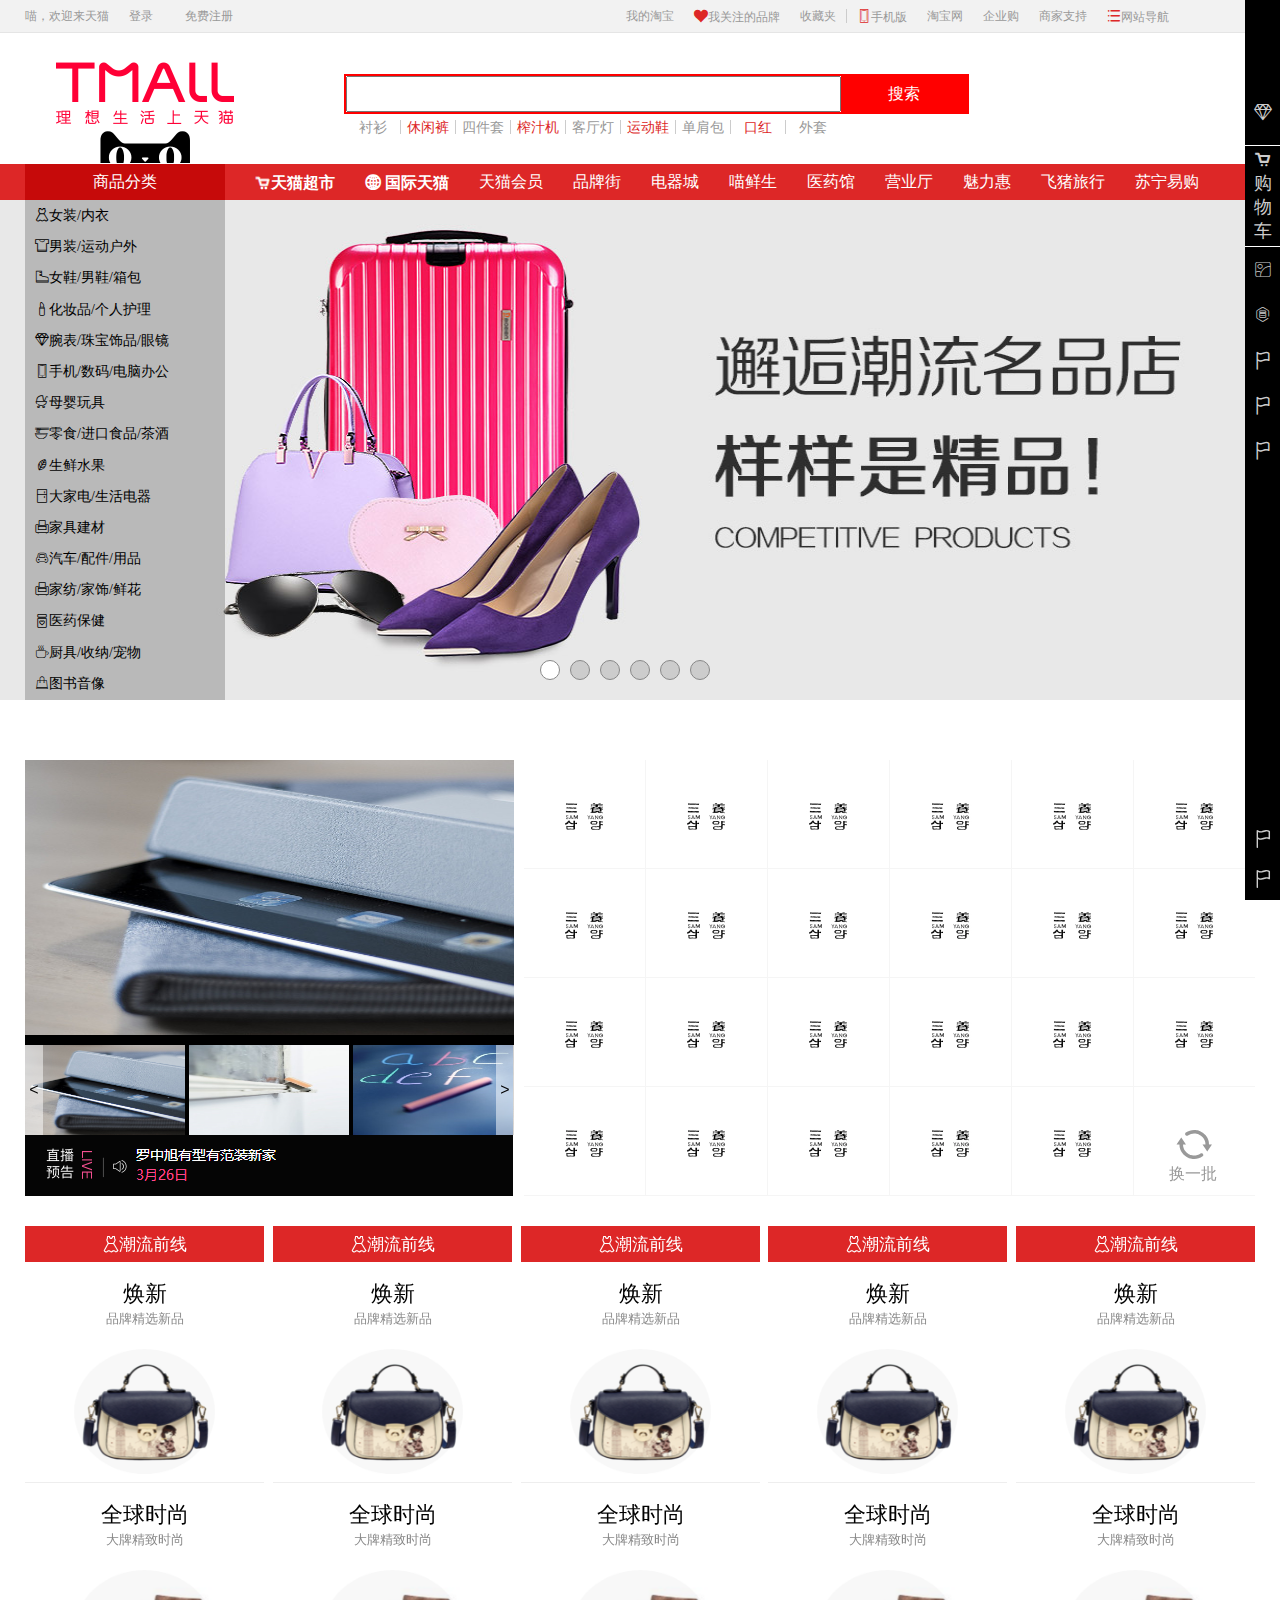
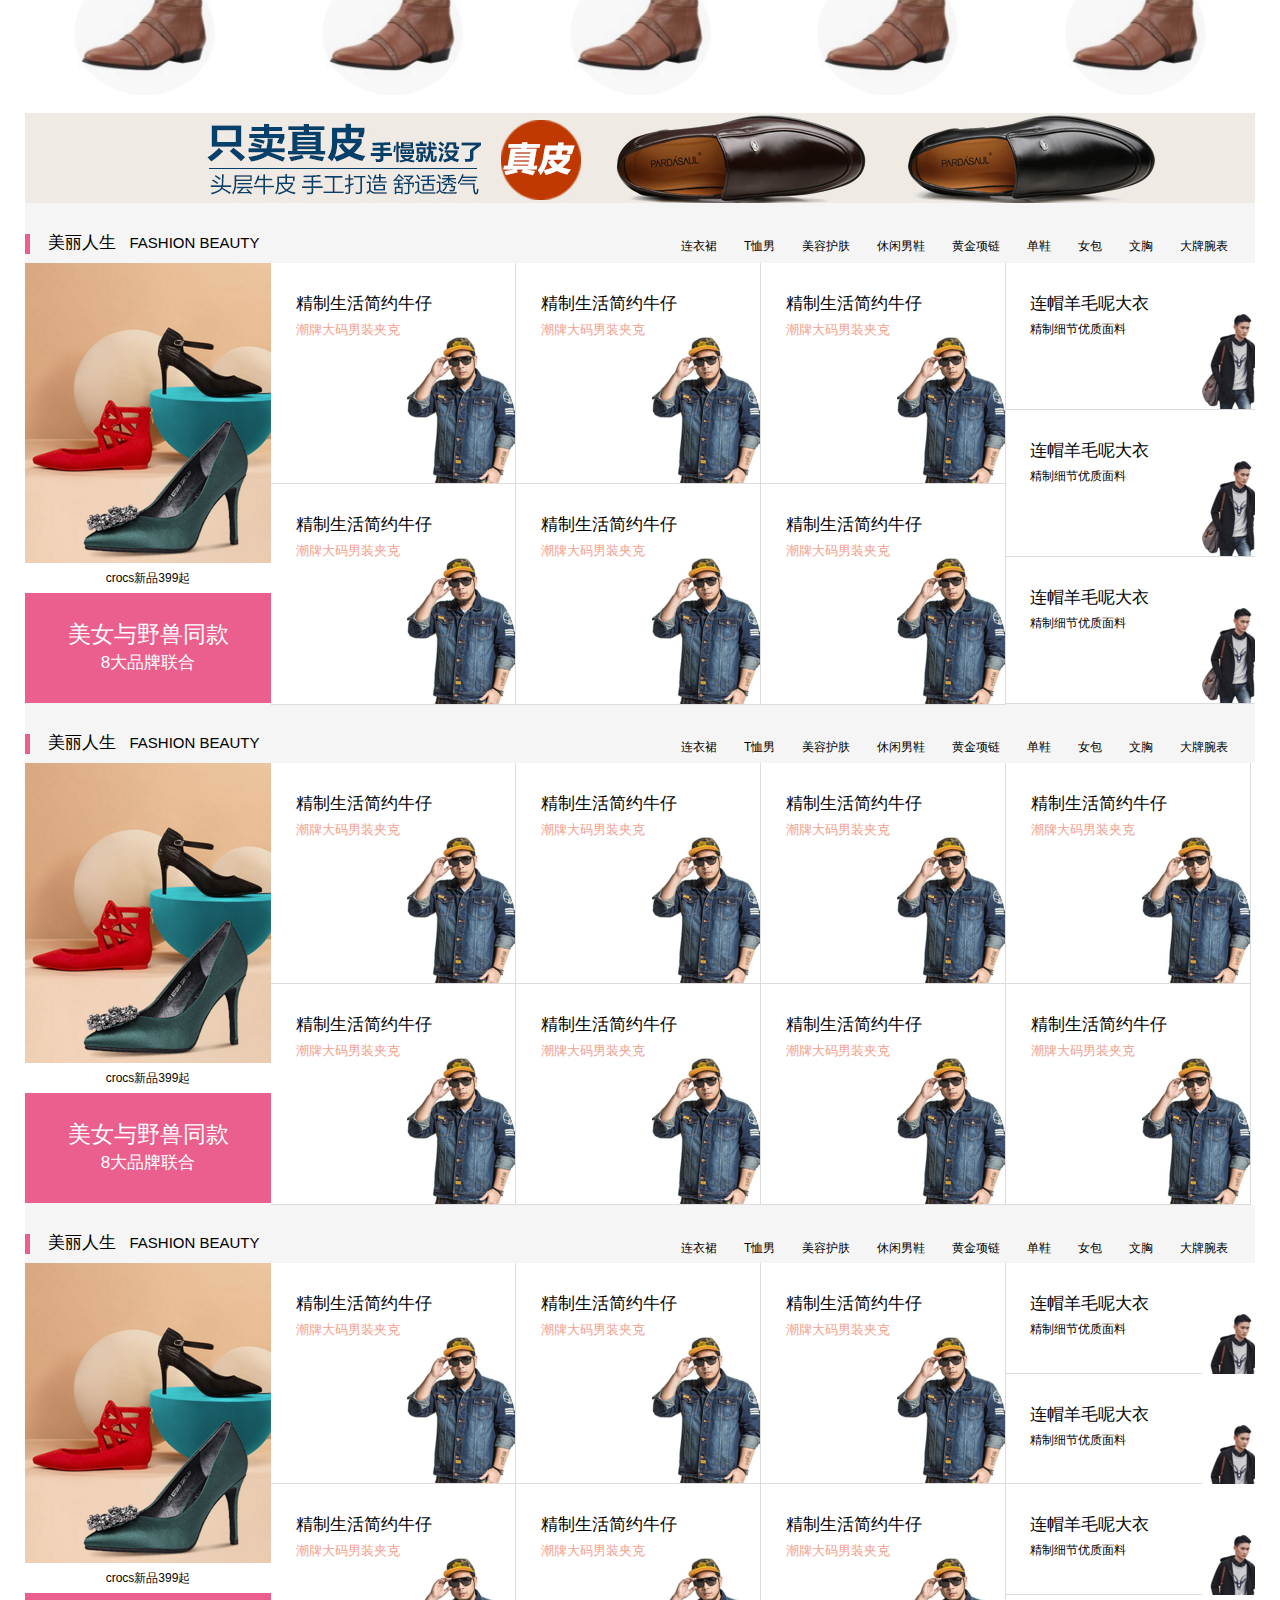
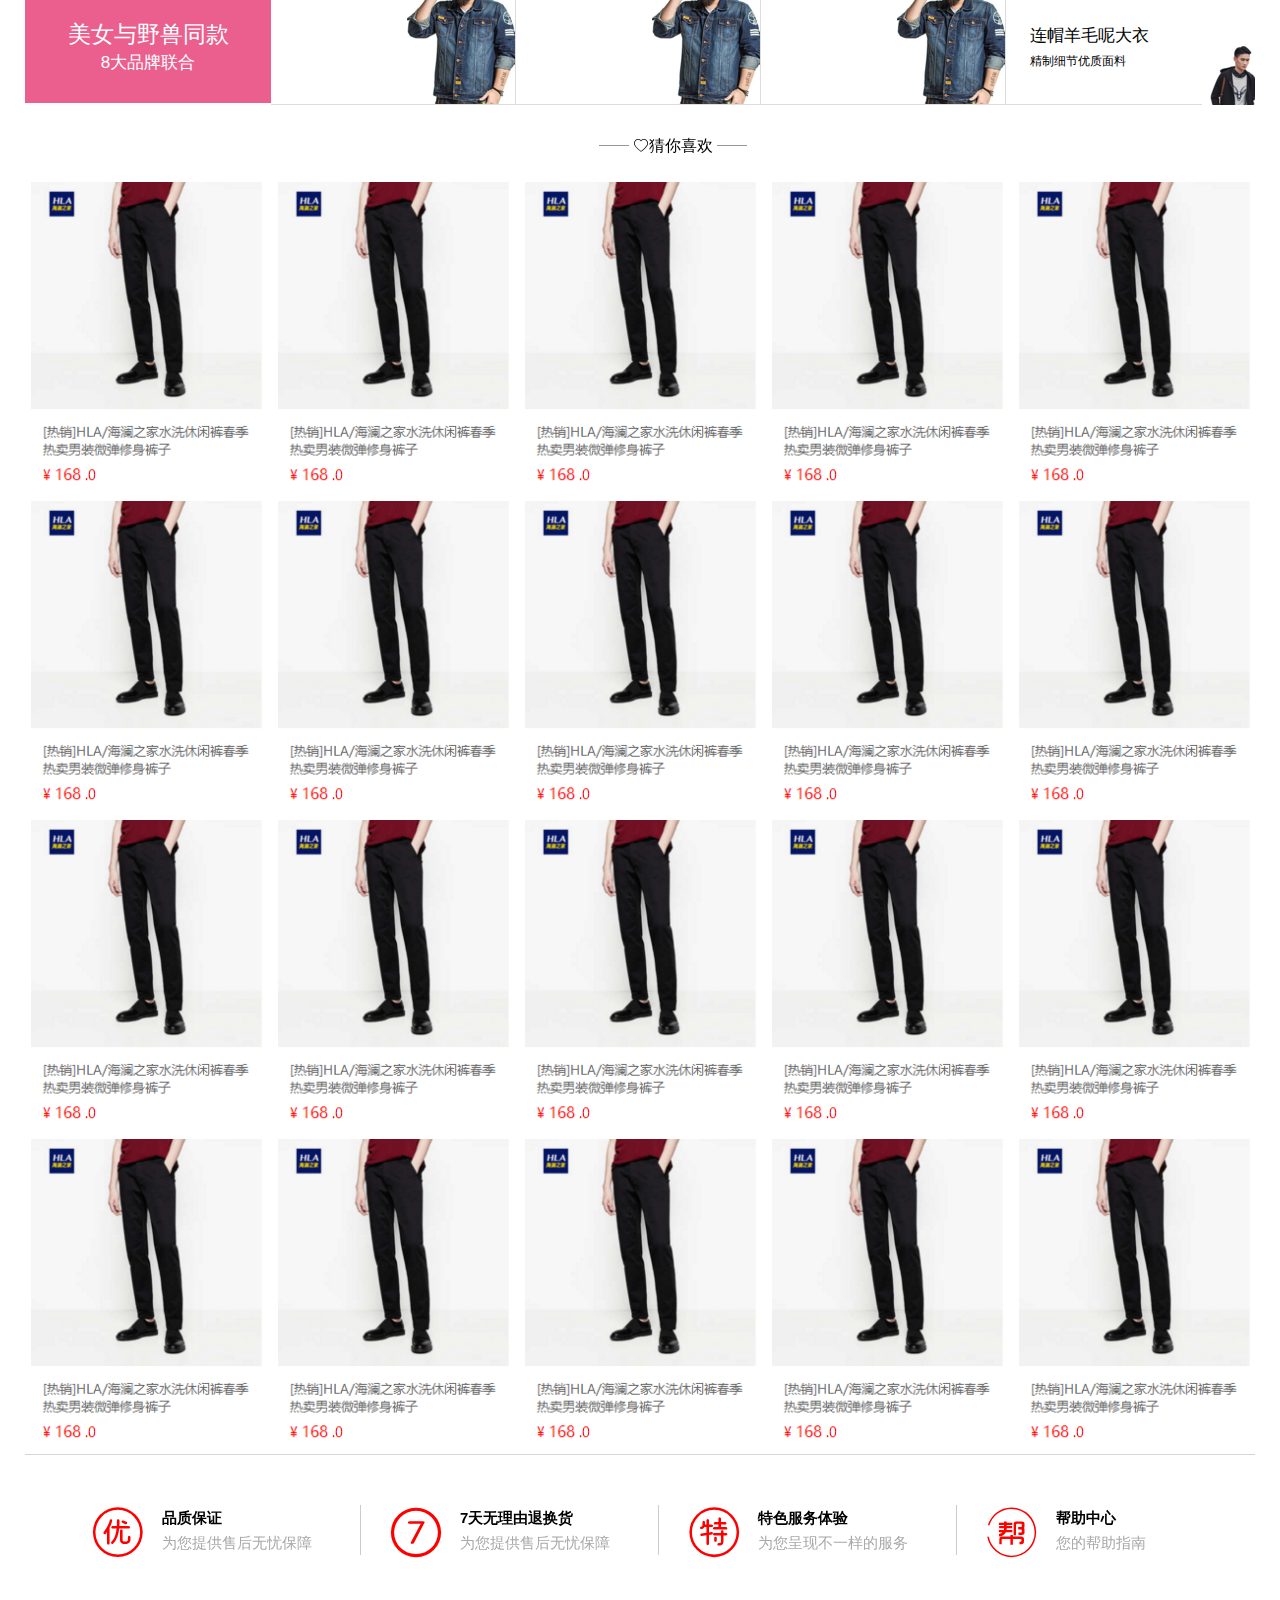
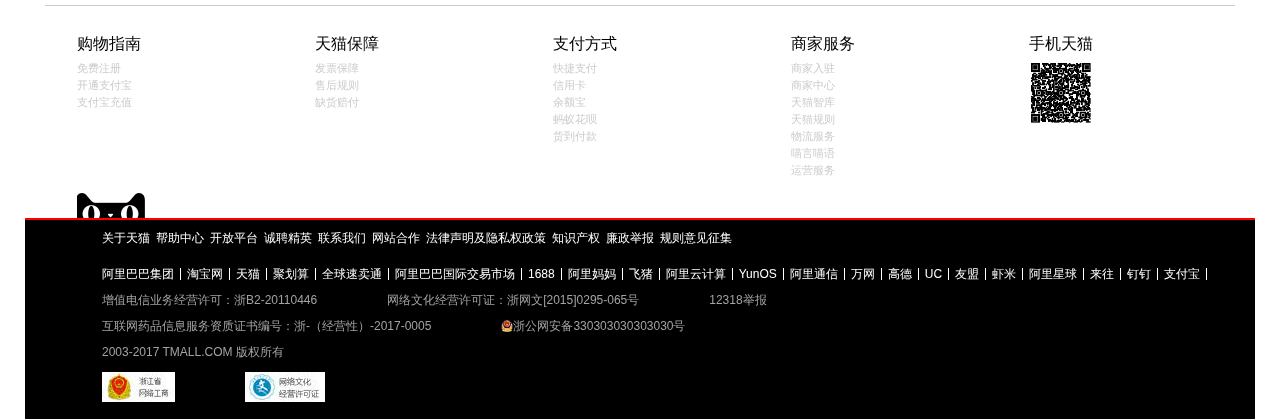
<file: tianmao/index.html>
<!DOCTYPE html>
<html lang="en">
    <head>
        <meta charset="utf-8">
        <link rel="stylesheet" href="css/tianmao.css">
        <link rel="stylesheet" href="iconfont/iconfont.css">
        <script src="js/animate.js"></script>
        <script src="js/index.js"></script>
    </head>
    <body>
    <div class="headernav">
      <main>
        <div class="hdrhdr">
          <!-- <img src="img/TB1MaLKRXXXXXaWXFXXXXXXXXXX-480-260.png" alt=""> -->
        </div>
        <div class="hdrrt">
            <input type="text">
            <a href="">搜索</a>
        </div>
 
      </main>
    </div>
    <ul class="asibox">
      <li class="asiboxy">
          <span class="iconfont icon-zuanshi"></span>
          <div class="asibox1">会员权益</div>
      </li>
      <li>
          <span class="iconfont icon-gouwuche2">购物车</span>
      </li>
      <li class="asiboxy">
          <span class="iconfont icon-tupian"></span>
          <div class="asibox1">我的资产</div>
      </li>
      <li class="asiboxy">
          <span class="iconfont icon-tianmaofenqi"></span>
          <div class="asibox1">我关注的品牌</div>
      </li>
      <li class="asiboxy">
          <span class="iconfont icon-xiaoqi1"></span>
          <div class="asibox1">我的收藏</div>
      </li>
      <li class="asiboxy">
          <span class="iconfont icon-xiaoqi1"></span>
          <div class="asibox1">我看过的</div>
      </li>
      <li class="asiboxy">
          <span class="iconfont icon-xiaoqi1"></span>
          <div class="asibox1">我要充值</div>
      </li>
      <li class="asiboxy">
          <span class="iconfont icon-xiaoqi1"></span>
          <div class="asibox1">用户反馈</div>
      </li>
      <li><span class="iconfont icon-xiaoqi1"></span></li>
    </ul>
    <ul class="asidebox active1">
      <li>品牌<br>闪购</li>
      <li>潮流<br>酷玩</li>
      <li>美丽<br>人生</li>
      <li>居家<br>生活</li>
      <li>打造<br>爱巢</li>
      <li>猜你<br>喜欢</li>
    </ul>
    <ul class="asidetop active1">
      <li>Top</li>
    </ul>
    <header>
       <main class="heard">
          <div class="headerleft">
            <a href=""><div class="miao">喵，欢迎来天猫</div></a>
            <a href=""><div class="denglu">登录</div></a>
            <a href=""><div class="zhuce">免费注册</div></a>
          </div>
          <div class="headerright">
            <ul>
              <li><a href="">我的淘宝</a>
              </li>
              <li><span class="iconfont icon-xin1"></span><a href="">我关注的品牌</a>
              </li>
              <li>
                  <a href="">收藏夹</a>
                  <div class="scj">
                    <a href="">收藏的宝贝</a>
                    <a href="">收藏的店铺</a>
                  </div>
                  <div class="scjz"></div>

              </li>
              <li class="shuxian"></li>
              <li>
                  <span class="iconfont icon-shouji" ></span><a href="">手机版</a>
                  <div class="sjbimg">
                    <img src="img/shoujierwei.png" alt="">
                  </div>
              </li>
              <li><a href="">淘宝网</a></li>
              <li><a href="">企业购</a></li>
              <li>
                  <a href="">商家支持</a>
                  <div class="sjzc">
                      <h5>商家：</h5>
                      <ul>
                        <li><a href="">商家支持</a></li>
                        <li><a href="">商家支持</a></li>
                        <li><a href="">商家支持</a></li>
                        <li><a href="">商家支持</a></li>
                        <li><a href="">商家支持</a></li>
                        <li><a href="">商家支持</a></li>
                        <li><a href="">商家支持</a></li>
                        <li><a href="">商家支持</a></li>
                        <li><a href="">.........................................</a></li>
                        <h5></h5>
                        <li><a href="">商家支持</a></li>
                        <li><a href="">商家支持</a></li>
                        <li><a href="">商家支持</a></li>
                        <li><a href="">商家支持</a></li>
                        <li><a href="">.........................................</a></li>
                      </ul>
                  </div>
                  <div class="sjzcz"></div>

              </li>
              <li>
                  <span class="iconfont icon-daohang-"></span><a href="">网站导航</a>
                  <div class="wzdh">
                    <div class="wzdhone">
                      <h2>热点推荐  Hot</h2>
                      <ul>
                        <li><a href="">天猫超市</a></li>
                        <li><a href="">天猫超市</a></li>
                        <li><a href="">天猫超市</a></li>
                        <li><a href="">天猫超市</a></li>
                        <li><a href="">天猫超市</a></li>
                        <li><a href="">天猫超市</a></li>
                        <li><a href="">天猫超市</a></li>
                        <li><a href="">天猫超市</a></li>
                        <li><a href="">天猫超市</a></li>
                        <li><a href="">天猫超市</a></li>
                        <li><a href="">天猫超市</a></li>
                        <li><a href="">天猫超市</a></li>
                        <li><a href="">天猫超市</a></li>
                        <li><a href="">天猫超市</a></li>
                        <li><a href="">天猫超市</a></li>
                      </ul>
                    </div>
                    <div class="wzdhone">
                      <h2>热点推荐  Hot</h2>
                      <ul>
                        <li><a href="">天猫超市</a></li>
                        <li><a href="">天猫超市</a></li>
                        <li><a href="">天猫超市</a></li>
                        <li><a href="">天猫超市</a></li>
                        <li><a href="">天猫超市</a></li>
                        <li><a href="">天猫超市</a></li>
                        <li><a href="">天猫超市</a></li>
                        <li><a href="">天猫超市</a></li>
                        <li><a href="">天猫超市</a></li>
                        <li><a href="">天猫超市</a></li>
                        <li><a href="">天猫超市</a></li>
                        <li><a href="">天猫超市</a></li>
                        <li><a href="">天猫超市</a></li>
                        <li><a href="">天猫超市</a></li>
                        <li><a href="">天猫超市</a></li>
                      </ul>
                    </div>
                  </div>
                  <div class="wzdhz"></div>
              </li>
            </ul>
          </div>
       </main>
    </header>
    <!-- 导航结束 -->
    <!-- 搜索部分 -->
    <nav>
       <main>
         <div class="logo">
           <img src="img/TB1MaLKRXXXXXaWXFXXXXXXXXXX-480-260.png" alt="">
         </div>
         <div class="sousuokuang">
           <input type="text" class="kuang">
           <a href="  "><div class="anniu">搜索</div></a>
           <ul class="navtext">
             <li class="cs"><a href="">衬衫</a></li>
             <li><a href="">休闲裤</a></li>
             <li><a href="">四件套</a></li>
             <li><a href="">榨汁机</a></li>
             <li><a href="">客厅灯</a></li>
             <li><a href="">运动鞋</a></li>
             <li><a href="">单肩包</a></li>
             <li><a href="">口红</a></li>
             <li><a href="">外套</a></li>
           </ul>
         </div>
       </main>
    </nav>
    <!-- 搜索结束 -->
    <!-- 导航开始 -->
    <section>
      <main>
        <div class="spleft">
        商品分类   
        </div>
        <ul class="nleft">
          <li>
             <a href="">
                <b class="iconfont icon-gouwuche2">天猫超市</b>
             </a>
             <div class="sectionmao">
                <div class="dingwei">
                  <img src="img/tanqi.png" alt="">
                </div>
             </div>
          </li>
          <li>
             <a href="">
                <b class="iconfont icon-tianmaoguoji"> 国际天猫</b>
             </a>
             <div class="sectionmao">
                <div class="dingwei">
                  <img src="img/tanqi.png" alt="">
                </div>
             </div>
          </li>
          <li>
             <a href="">
                天猫会员
             </a>
             <div class="sectionmao">
                <div class="dingwei">
                  <img src="img/tanqi.png" alt="">
                </div>
             </div>
          </li>
          <li>
             <a href="">
                品牌街
             </a>
             <div class="sectionmao">
                <div class="dingwei">
                  <img src="img/tanqi.png" alt="">
                </div>
             </div>
          </li>
          <li>
             <a href="">
                电器城
             </a>
             <div class="sectionmao">
                <div class="dingwei">
                  <img src="img/tanqi.png" alt="">
                </div>
             </div>
          </li>
          <li>
             <a href="">
                喵鲜生
             </a>
             <div class="sectionmao">
                <div class="dingwei">
                  <img src="img/tanqi.png" alt="">
                </div>
             </div>
          </li>
          <li>
             <a href="">
                医药馆
             </a>
             <div class="sectionmao">
                <div class="dingwei">
                  <img src="img/tanqi.png" alt="">
                </div>
             </div>
          </li>
          <li>
             <a href="">
                营业厅
             </a>
             <div class="sectionmao">
                <div class="dingwei">
                  <img src="img/tanqi.png" alt="">
                </div>
             </div>
          </li>
          <li>
             <a href="">
                魅力惠
             </a>
             <div class="sectionmao">
                <div class="dingwei">
                  <img src="img/tanqi.png" alt="">
                </div>
             </div>
          </li>
          <li>
             <a href="">
                飞猪旅行
             </a>
             <div class="sectionmao">
                <div class="dingwei">
                  <img src="img/tanqi.png" alt="">
                </div>
             </div>
          </li>
          <li>
             <a href="">
                苏宁易购
             </a>
             <div class="sectionmao">
                <div class="dingwei">
                  <img src="img/tanqi.png" alt="">
                </div>
             </div>
          </li>
        </ul>
      </main>
    </section>
    <aside>
      <main>
    <div class="box">
      <ul class="img">
        <li class="ready"><img src="img/banner.jpg" alt=""></li>
        <li><img src="img/banner1.jpg" alt=""></li>
        <li><img src="img/banner2.jpg" alt=""></li>
        <li><img src="img/banner3.jpg" alt=""></li>
        <li><img src="img/banner4.jpg" alt=""></li>
        <li><img src="img/banner5.jpg" alt=""></li>
      </ul>
      <ul class="dian">
        <li class="active"></li>
        <li></li>
        <li></li>
        <li></li>
        <li></li>
        <li></li>
      </ul>
      <ul class="asideleft">
        <li class="active"><a href="" class="iconfont icon-nvzhuang">女装/内衣</a></li>
        <li><a href="" class="iconfont icon-nanzhuang">男装/运动户外</a></li>
        <li><a href="" class="iconfont icon-xiezi">女鞋/男鞋/箱包</a></li>
        <li><a href="" class="iconfont icon-huazhuangpin">化妆品/个人护理</a></li>
        <li><a href="" class="iconfont icon-zuanshi">腕表/珠宝饰品/眼镜</a></li>
        <li><a href="" class="iconfont icon-shouji">手机/数码/电脑办公</a></li>
        <li><a href="" class="iconfont icon-muying">母婴玩具 </a></li>
        <li><a href="" class="iconfont icon-mian">零食/进口食品/茶酒</a></li>
        <li><a href="" class="iconfont icon-tianmao-youjirenzheng">生鲜水果</a></li>
        <li><a href="" class="iconfont icon-dajiadian">大家电/生活电器</a></li>
        <li><a href="" class="iconfont icon-12">家具建材</a></li>
        <li><a href="" class="iconfont icon-qiche">汽车/配件/用品</a></li>
        <li><a href="" class="iconfont icon-12">家纺/家饰/鲜花</a></li>
        <li><a href="" class="iconfont icon-yiyaobaojian">医药保健</a></li>
        <li><a href="" class="iconfont icon-tea">厨具/收纳/宠物</a></li>
        <li><a href="" class="iconfont icon-iconset0316">图书音像</a></li>
        <div class="imgs">
          <ul>
            <li class="">
                 <div class="imgsbox">
                  <div class="imgsright">
                    <div><img src="img/tb11.webp" alt=""></div>
                    <div><img src="img/tb12.webp" alt=""></div>
                    <div><img src="img/tb13.webp" alt=""></div>
                    <div><img src="img/tb14.webp" alt=""></div>
                    <div><img src="img/tb15.webp" alt=""></div>
                    <div><img src="img/tb16.webp" alt=""></div>
                    <div><img src="img/tb21.webp" alt=""></div>
                    <div><img src="img/tb22.webp" alt=""></div>
                    <div><img src="img/tb23.webp" alt=""></div>
                    <div><img src="img/tb24.webp" alt=""></div>
                    <div><img src="img/tb25.webp" alt=""></div>
                    <div><img src="img/tb26.webp" alt=""></div>
                    <div><img src="img/tb31.webp" alt=""></div>
                    <div><img src="img/tb32.webp" alt=""></div>
                    <div><img src="img/tb33.webp" alt=""></div>
                    <div><img src="img/tb34.webp" alt=""></div>
                  </div>
                  <div class="imgsleft">
                    <div>
                      <div class="divleft">
                        <h5>当季流行&gt;</h5>
                      </div>
                      <ul>
                        <li><a href="">秋季新品</a></li>
                        <li><a href="">商场同款</a></li>
                        <li><a href="">气质连衣裙</a></li>
                        <li><a href="">印花衬衫</a></li>
                        <li><a href="">牛仔单品</a></li>
                        <li><a href="">百搭休闲裤</a></li>
                        <li><a href="">无痕文胸</a></li>
                        <li><a href="">运动文胸</a></li>
                        <li><a href="">超柔内裤</a></li>
                        <li><a href="">潮流家居服</a></li>
                      </ul>
                    </div>
                    <div>
                      <div class="divleft">
                        <h5>精选上装&gt;</h5>
                      </div>
                      <ul>
                        <li><a href="">衬衫</a></li>
                        <li><a href="">毛衣</a></li>
                        <li><a href="">针织衫</a></li>
                        <li><a href="">小西装</a></li>
                        <li><a href="">风衣</a></li>
                        <li><a href="">卫衣</a></li>
                        <li><a href="">秋衣</a></li>
                        <li><a href="">短外套</a></li>
                      </ul>
                    </div>
                    <div>
                      <div class="divleft">
                        <h5>浪漫裙装&gt;</h5>
                      </div>
                      <ul>
                        <li><a href="">连衣裙</a></li>
                        <li><a href="">蕾丝连衣裙</a></li>
                        <li><a href="">气质连衣裙</a></li>
                        <li><a href="">真丝连衣裙</a></li>
                        <li><a href="">印花连衣裙</a></li>
                        <li><a href="">半身裙</a></li>
                        <li><a href="">蕾丝半身裙</a></li>
                        <li><a href="">百褶裙</a></li>
                        <li><a href="">超柔内裤</a></li>
                        <li><a href="">牛仔裙</a></li>
                        <li><a href="">蚂蚁连衣裙</a></li>
                        <li><a href="">长袖连衣裙</a></li>
                      </ul>
                    </div>
                    <div>
                      <div class="divleft">
                        <h5>特色女装&gt;</h5>
                      </div>
                      <ul>
                        <li><a href="">时尚套装</a></li>
                        <li><a href="">休闲套装</a></li>
                        <li><a href="">精选妈妈装</a></li>
                        <li><a href="">大码女装</a></li>
                        <li><a href="">职业套装</a></li>
                        <li><a href="">优雅旗袍</a></li>
                        <li><a href="">精制礼服</a></li>
                        <li><a href="">婚纱</a></li>
                        <li><a href="">唐装</a></li>
                        <li><a href="">小马女装</a></li>
                      </ul>
                    </div>
                    <div>
                      <div class="divleft">
                        <h5>文胸塑身&gt;</h5>
                      </div>
                      <ul>
                        <li><a href="">光面文胸</a></li>
                        <li><a href="">运动文胸</a></li>
                        <li><a href="">美被文胸</a></li>
                        <li><a href="">聚拢文胸</a></li>
                        <li><a href="">大悲文胸</a></li>
                        <li><a href="">亲宝塑身</a></li>
                        <li><a href="">无痕文胸</a></li>
                        <li><a href="">运动文胸</a></li>
                        <li><a href="">潮流家居服</a></li>
                      </ul>
                    </div>
                    <div>
                      <div class="divleft">
                        <h5>家居服&gt;</h5>
                      </div>
                      <ul>
                        <li><a href="">初夏家居服</a></li>
                        <li><a href="">纯棉家居服</a></li>
                        <li><a href="">莫代尔家居服</a></li>
                        <li><a href="">真丝家居服</a></li>
                        <li><a href="">春夏睡裙</a></li>
                        <li><a href="">男士家居服</a></li>
                        <li><a href="">情侣家居服</a></li>
                        <li><a href="">情感睡裙</a></li>
                        <li><a href="">超柔内裤</a></li>
                      </ul>
                    </div>
                    <div>
                      <div class="divleft">
                        <h5>内裤背心&gt;</h5>
                      </div>
                      <ul>
                        <li><a href="">男士内裤</a></li>
                        <li><a href="">女式内裤</a></li>
                        <li><a href="">男士内裤多条装</a></li>
                        <li><a href="">女士内裤多条装</a></li>
                        <li><a href="">莫代尔内裤</a></li>
                        <li><a href="">调单背心</a></li>
                        <li><a href="">无痕文胸</a></li>
                        <li><a href="">超柔内裤</a></li>
                      </ul>
                    </div>
                  </div>
                </div>
            </li>
            <li>
                <div class="imgsbox">
                  <div class="imgsright">
                    <div><img src="img/tb11.webp" alt=""></div>
                    <div><img src="img/tb12.webp" alt=""></div>
                    <div><img src="img/tb13.webp" alt=""></div>
                    <div><img src="img/tb14.webp" alt=""></div>
                    <div><img src="img/tb15.webp" alt=""></div>
                    <div><img src="img/tb16.webp" alt=""></div>
                    <div><img src="img/tb21.webp" alt=""></div>
                    <div><img src="img/tb22.webp" alt=""></div>
                    <div><img src="img/tb23.webp" alt=""></div>
                    <div><img src="img/tb24.webp" alt=""></div>
                    <div><img src="img/tb25.webp" alt=""></div>
                    <div><img src="img/tb26.webp" alt=""></div>
                    <div><img src="img/tb31.webp" alt=""></div>
                    <div><img src="img/tb32.webp" alt=""></div>
                    <div><img src="img/tb33.webp" alt=""></div>
                    <div><img src="img/tb34.webp" alt=""></div>
                  </div>
                  <div class="imgsleft">
                    <div>
                      <div class="divleft">
                        <h5>推荐女鞋&gt;</h5>
                      </div>
                      <ul>
                        <li><a href="">帆布鞋</a></li>
                        <li><a href="">平底单鞋</a></li>
                        <li><a href="">牛津鞋</a></li>
                        <li><a href="">豆豆鞋</a></li>
                        <li><a href="">松糕鞋</a></li>
                        <li><a href="">气质通勤</a></li>
                        <li><a href="">欧美街头</a></li>
                        <li><a href="">甜美优雅</a></li>
                        <li><a href="">运动风格</a></li>
                      </ul>
                    </div>
                    <div>
                      <div class="divleft">
                        <h5>潮流男鞋&gt;</h5>
                      </div>
                      <ul>
                        <li><a href="">商场同款</a></li>
                        <li><a href="">休闲鞋</a></li>
                        <li><a href="">正规皮鞋</a></li>
                        <li><a href="">休闲皮鞋</a></li>
                        <li><a href="">板鞋</a></li>
                        <li><a href="">户外斜线</a></li>
                        <li><a href="">运动鞋县</a></li>
                        <li><a href="">豆豆鞋</a></li>
                        <li><a href="">布鞋</a></li>
                        <li><a href="">帆船鞋</a></li>
                      </ul>
                    </div>
                    <div>
                      <div class="divleft">
                        <h5>女单鞋&gt;</h5>
                      </div>
                      <ul>
                        <li><a href="">单鞋</a></li>
                        <li><a href="">小白鞋</a></li>
                        <li><a href="">商场同款</a></li>
                        <li><a href="">乐福鞋</a></li>
                        <li><a href="">印花连衣裙</a></li>
                        <li><a href="">半身裙</a></li>
                        <li><a href="">蕾丝半身裙</a></li>
                        <li><a href="">百褶裙</a></li>
                        <li><a href="">超柔内裤</a></li>
                        <li><a href="">牛仔裙</a></li>
                        <li><a href="">蚂蚁连衣裙</a></li>
                        <li><a href="">长袖连衣裙</a></li>
                      </ul>
                    </div>
                    <div>
                      <div class="divleft">
                        <h5>特色女装&gt;</h5>
                      </div>
                      <ul>
                        <li><a href="">时尚套装</a></li>
                        <li><a href="">休闲套装</a></li>
                        <li><a href="">精选妈妈装</a></li>
                        <li><a href="">大码女装</a></li>
                        <li><a href="">职业套装</a></li>
                        <li><a href="">优雅旗袍</a></li>
                        <li><a href="">精制礼服</a></li>
                        <li><a href="">婚纱</a></li>
                        <li><a href="">唐装</a></li>
                        <li><a href="">小马女装</a></li>
                      </ul>
                    </div>
                    <div>
                      <div class="divleft">
                        <h5>文胸塑身&gt;</h5>
                      </div>
                      <ul>
                        <li><a href="">光面文胸</a></li>
                        <li><a href="">运动文胸</a></li>
                        <li><a href="">美被文胸</a></li>
                        <li><a href="">聚拢文胸</a></li>
                        <li><a href="">大悲文胸</a></li>
                        <li><a href="">亲宝塑身</a></li>
                        <li><a href="">无痕文胸</a></li>
                        <li><a href="">运动文胸</a></li>
                        <li><a href="">潮流家居服</a></li>
                      </ul>
                    </div>
                    <div>
                      <div class="divleft">
                        <h5>家居服&gt;</h5>
                      </div>
                      <ul>
                        <li><a href="">初夏家居服</a></li>
                        <li><a href="">纯棉家居服</a></li>
                        <li><a href="">莫代尔家居服</a></li>
                        <li><a href="">真丝家居服</a></li>
                        <li><a href="">春夏睡裙</a></li>
                        <li><a href="">男士家居服</a></li>
                        <li><a href="">情侣家居服</a></li>
                        <li><a href="">情感睡裙</a></li>
                        <li><a href="">超柔内裤</a></li>
                      </ul>
                    </div>
                    <div>
                      <div class="divleft">
                        <h5>内裤背心&gt;</h5>
                      </div>
                      <ul>
                        <li><a href="">男士内裤</a></li>
                        <li><a href="">女式内裤</a></li>
                        <li><a href="">男士内裤多条装</a></li>
                        <li><a href="">女士内裤多条装</a></li>
                        <li><a href="">莫代尔内裤</a></li>
                        <li><a href="">调单背心</a></li>
                        <li><a href="">无痕文胸</a></li>
                        <li><a href="">超柔内裤</a></li>
                      </ul>
                    </div>
                  </div>
                </div>
            </li>
            <li>
                <div class="imgsbox">
                  <div class="imgsright">
                    <div><img src="img/tb11.webp" alt=""></div>
                    <div><img src="img/tb12.webp" alt=""></div>
                    <div><img src="img/tb13.webp" alt=""></div>
                    <div><img src="img/tb14.webp" alt=""></div>
                    <div><img src="img/tb15.webp" alt=""></div>
                    <div><img src="img/tb16.webp" alt=""></div>
                    <div><img src="img/tb21.webp" alt=""></div>
                    <div><img src="img/tb22.webp" alt=""></div>
                    <div><img src="img/tb23.webp" alt=""></div>
                    <div><img src="img/tb24.webp" alt=""></div>
                    <div><img src="img/tb25.webp" alt=""></div>
                    <div><img src="img/tb26.webp" alt=""></div>
                    <div><img src="img/tb31.webp" alt=""></div>
                    <div><img src="img/tb32.webp" alt=""></div>
                    <div><img src="img/tb33.webp" alt=""></div>
                    <div><img src="img/tb34.webp" alt=""></div>
                  </div>
                  <div class="imgsleft">
                  <div>
                      <div class="divleft">
                        <h5>推荐女鞋&gt;</h5>
                      </div>
                      <ul>
                        <li><a href="">帆布鞋</a></li>
                        <li><a href="">平底单鞋</a></li>
                        <li><a href="">牛津鞋</a></li>
                        <li><a href="">豆豆鞋</a></li>
                        <li><a href="">松糕鞋</a></li>
                        <li><a href="">气质通勤</a></li>
                        <li><a href="">欧美街头</a></li>
                        <li><a href="">甜美优雅</a></li>
                        <li><a href="">运动风格</a></li>
                      </ul>
                    </div>
                    <div>
                      <div class="divleft">
                        <h5>潮流男鞋&gt;</h5>
                      </div>
                      <ul>
                        <li><a href="">商场同款</a></li>
                        <li><a href="">休闲鞋</a></li>
                        <li><a href="">正规皮鞋</a></li>
                        <li><a href="">休闲皮鞋</a></li>
                        <li><a href="">板鞋</a></li>
                        <li><a href="">户外斜线</a></li>
                        <li><a href="">运动鞋县</a></li>
                        <li><a href="">豆豆鞋</a></li>
                        <li><a href="">布鞋</a></li>
                        <li><a href="">帆船鞋</a></li>
                      </ul>
                    </div>
                    <div>
                      <div class="divleft">
                        <h5>女单鞋&gt;</h5>
                      </div>
                      <ul>
                        <li><a href="">单鞋</a></li>
                        <li><a href="">小白鞋</a></li>
                        <li><a href="">商场同款</a></li>
                        <li><a href="">乐福鞋</a></li>
                        <li><a href="">印花连衣裙</a></li>
                        <li><a href="">半身裙</a></li>
                        <li><a href="">蕾丝半身裙</a></li>
                        <li><a href="">百褶裙</a></li>
                        <li><a href="">超柔内裤</a></li>
                        <li><a href="">牛仔裙</a></li>
                        <li><a href="">蚂蚁连衣裙</a></li>
                        <li><a href="">长袖连衣裙</a></li>
                      </ul>
                    </div>
                    <div>
                      <div class="divleft">
                        <h5>文胸塑身&gt;</h5>
                      </div>
                      <ul>
                        <li><a href="">光面文胸</a></li>
                        <li><a href="">运动文胸</a></li>
                        <li><a href="">美被文胸</a></li>
                        <li><a href="">聚拢文胸</a></li>
                        <li><a href="">大悲文胸</a></li>
                        <li><a href="">亲宝塑身</a></li>
                        <li><a href="">无痕文胸</a></li>
                        <li><a href="">运动文胸</a></li>
                        <li><a href="">潮流家居服</a></li>
                      </ul>
                    </div>
                    <div>
                      <div class="divleft">
                        <h5>家居服&gt;</h5>
                      </div>
                      <ul>
                        <li><a href="">初夏家居服</a></li>
                        <li><a href="">纯棉家居服</a></li>
                        <li><a href="">莫代尔家居服</a></li>
                        <li><a href="">真丝家居服</a></li>
                        <li><a href="">春夏睡裙</a></li>
                        <li><a href="">男士家居服</a></li>
                        <li><a href="">情侣家居服</a></li>
                        <li><a href="">情感睡裙</a></li>
                        <li><a href="">超柔内裤</a></li>
                      </ul>
                    </div>
                    <div>
                      <div class="divleft">
                        <h5>内裤背心&gt;</h5>
                      </div>
                      <ul>
                        <li><a href="">男士内裤</a></li>
                        <li><a href="">女式内裤</a></li>
                        <li><a href="">男士内裤多条装</a></li>
                        <li><a href="">女士内裤多条装</a></li>
                        <li><a href="">莫代尔内裤</a></li>
                        <li><a href="">调单背心</a></li>
                        <li><a href="">无痕文胸</a></li>
                        <li><a href="">超柔内裤</a></li>
                      </ul>
                    </div>
                  </div>
                </div>
            </li>
            <li>
                <div class="imgsbox">
                  <div class="imgsright">
                    <div><img src="img/tb11.webp" alt=""></div>
                    <div><img src="img/tb12.webp" alt=""></div>
                    <div><img src="img/tb13.webp" alt=""></div>
                    <div><img src="img/tb14.webp" alt=""></div>
                    <div><img src="img/tb15.webp" alt=""></div>
                    <div><img src="img/tb16.webp" alt=""></div>
                    <div><img src="img/tb21.webp" alt=""></div>
                    <div><img src="img/tb22.webp" alt=""></div>
                    <div><img src="img/tb23.webp" alt=""></div>
                    <div><img src="img/tb24.webp" alt=""></div>
                    <div><img src="img/tb25.webp" alt=""></div>
                    <div><img src="img/tb26.webp" alt=""></div>
                    <div><img src="img/tb31.webp" alt=""></div>
                    <div><img src="img/tb32.webp" alt=""></div>
                    <div><img src="img/tb33.webp" alt=""></div>
                    <div><img src="img/tb34.webp" alt=""></div>
                  </div>
                  <div class="imgsleft">
                    <div>
                      <div class="divleft">
                        <h5>当季流行&gt;</h5>
                      </div>
                      <ul>
                        <li><a href="">秋季新品</a></li>
                        <li><a href="">商场同款</a></li>
                        <li><a href="">气质连衣裙</a></li>
                        <li><a href="">印花衬衫</a></li>
                        <li><a href="">牛仔单品</a></li>
                        <li><a href="">百搭休闲裤</a></li>
                        <li><a href="">无痕文胸</a></li>
                        <li><a href="">运动文胸</a></li>
                        <li><a href="">超柔内裤</a></li>
                        <li><a href="">潮流家居服</a></li>
                      </ul>
                    </div>
                    <div>
                      <div class="divleft">
                        <h5>精选上装&gt;</h5>
                      </div>
                      <ul>
                        <li><a href="">衬衫</a></li>
                        <li><a href="">毛衣</a></li>
                        <li><a href="">针织衫</a></li>
                        <li><a href="">小西装</a></li>
                        <li><a href="">风衣</a></li>
                        <li><a href="">卫衣</a></li>
                        <li><a href="">秋衣</a></li>
                        <li><a href="">短外套</a></li>
                      </ul>
                    </div>
                    <div>
                      <div class="divleft">
                        <h5>浪漫裙装&gt;</h5>
                      </div>
                      <ul>
                        <li><a href="">连衣裙</a></li>
                        <li><a href="">蕾丝连衣裙</a></li>
                        <li><a href="">气质连衣裙</a></li>
                        <li><a href="">真丝连衣裙</a></li>
                        <li><a href="">印花连衣裙</a></li>
                        <li><a href="">半身裙</a></li>
                        <li><a href="">蕾丝半身裙</a></li>
                        <li><a href="">百褶裙</a></li>
                        <li><a href="">超柔内裤</a></li>
                        <li><a href="">牛仔裙</a></li>
                        <li><a href="">蚂蚁连衣裙</a></li>
                        <li><a href="">长袖连衣裙</a></li>
                      </ul>
                    </div>
                    <div>
                      <div class="divleft">
                        <h5>特色女装&gt;</h5>
                      </div>
                      <ul>
                        <li><a href="">时尚套装</a></li>
                        <li><a href="">休闲套装</a></li>
                        <li><a href="">精选妈妈装</a></li>
                        <li><a href="">大码女装</a></li>
                        <li><a href="">职业套装</a></li>
                        <li><a href="">优雅旗袍</a></li>
                        <li><a href="">精制礼服</a></li>
                        <li><a href="">婚纱</a></li>
                        <li><a href="">唐装</a></li>
                        <li><a href="">小马女装</a></li>
                      </ul>
                    </div>
                    <div>
                      <div class="divleft">
                        <h5>文胸塑身&gt;</h5>
                      </div>
                      <ul>
                        <li><a href="">光面文胸</a></li>
                        <li><a href="">运动文胸</a></li>
                        <li><a href="">美被文胸</a></li>
                        <li><a href="">聚拢文胸</a></li>
                        <li><a href="">大悲文胸</a></li>
                        <li><a href="">亲宝塑身</a></li>
                        <li><a href="">无痕文胸</a></li>
                        <li><a href="">运动文胸</a></li>
                        <li><a href="">潮流家居服</a></li>
                      </ul>
                    </div>
                    <div>
                      <div class="divleft">
                        <h5>家居服&gt;</h5>
                      </div>
                      <ul>
                        <li><a href="">初夏家居服</a></li>
                        <li><a href="">纯棉家居服</a></li>
                        <li><a href="">莫代尔家居服</a></li>
                        <li><a href="">真丝家居服</a></li>
                        <li><a href="">春夏睡裙</a></li>
                        <li><a href="">男士家居服</a></li>
                        <li><a href="">情侣家居服</a></li>
                        <li><a href="">情感睡裙</a></li>
                        <li><a href="">超柔内裤</a></li>
                      </ul>
                    </div>
                    <div>
                      <div class="divleft">
                        <h5>内裤背心&gt;</h5>
                      </div>
                      <ul>
                        <li><a href="">男士内裤</a></li>
                        <li><a href="">女式内裤</a></li>
                        <li><a href="">男士内裤多条装</a></li>
                        <li><a href="">女士内裤多条装</a></li>
                        <li><a href="">莫代尔内裤</a></li>
                        <li><a href="">调单背心</a></li>
                        <li><a href="">无痕文胸</a></li>
                        <li><a href="">超柔内裤</a></li>
                      </ul>
                    </div>
                  </div>
                </div>
            </li>
            <li>
                <div class="imgsbox">
                  <div class="imgsright">
                    <div><img src="img/tb11.webp" alt=""></div>
                    <div><img src="img/tb12.webp" alt=""></div>
                    <div><img src="img/tb13.webp" alt=""></div>
                    <div><img src="img/tb14.webp" alt=""></div>
                    <div><img src="img/tb15.webp" alt=""></div>
                    <div><img src="img/tb16.webp" alt=""></div>
                    <div><img src="img/tb21.webp" alt=""></div>
                    <div><img src="img/tb22.webp" alt=""></div>
                    <div><img src="img/tb23.webp" alt=""></div>
                    <div><img src="img/tb24.webp" alt=""></div>
                    <div><img src="img/tb25.webp" alt=""></div>
                    <div><img src="img/tb26.webp" alt=""></div>
                    <div><img src="img/tb31.webp" alt=""></div>
                    <div><img src="img/tb32.webp" alt=""></div>
                    <div><img src="img/tb33.webp" alt=""></div>
                    <div><img src="img/tb34.webp" alt=""></div>
                  </div>
                  <div class="imgsleft">
                  <div>
                      <div class="divleft">
                        <h5>推荐女鞋&gt;</h5>
                      </div>
                      <ul>
                        <li><a href="">帆布鞋</a></li>
                        <li><a href="">平底单鞋</a></li>
                        <li><a href="">牛津鞋</a></li>
                        <li><a href="">豆豆鞋</a></li>
                        <li><a href="">松糕鞋</a></li>
                        <li><a href="">气质通勤</a></li>
                        <li><a href="">欧美街头</a></li>
                        <li><a href="">甜美优雅</a></li>
                        <li><a href="">运动风格</a></li>
                      </ul>
                    </div>
                    <div>
                      <div class="divleft">
                        <h5>潮流男鞋&gt;</h5>
                      </div>
                      <ul>
                        <li><a href="">商场同款</a></li>
                        <li><a href="">休闲鞋</a></li>
                        <li><a href="">正规皮鞋</a></li>
                        <li><a href="">休闲皮鞋</a></li>
                        <li><a href="">板鞋</a></li>
                        <li><a href="">户外斜线</a></li>
                        <li><a href="">运动鞋县</a></li>
                        <li><a href="">豆豆鞋</a></li>
                        <li><a href="">布鞋</a></li>
                        <li><a href="">帆船鞋</a></li>
                      </ul>
                    </div>
                    <div>
                      <div class="divleft">
                        <h5>女单鞋&gt;</h5>
                      </div>
                      <ul>
                        <li><a href="">单鞋</a></li>
                        <li><a href="">小白鞋</a></li>
                        <li><a href="">商场同款</a></li>
                        <li><a href="">乐福鞋</a></li>
                        <li><a href="">印花连衣裙</a></li>
                        <li><a href="">半身裙</a></li>
                        <li><a href="">蕾丝半身裙</a></li>
                        <li><a href="">百褶裙</a></li>
                        <li><a href="">超柔内裤</a></li>
                        <li><a href="">牛仔裙</a></li>
                        <li><a href="">蚂蚁连衣裙</a></li>
                        <li><a href="">长袖连衣裙</a></li>
                      </ul>
                    </div>
                    <div>
                      <div class="divleft">
                        <h5>内裤背心&gt;</h5>
                      </div>
                      <ul>
                        <li><a href="">男士内裤</a></li>
                        <li><a href="">女式内裤</a></li>
                        <li><a href="">男士内裤多条装</a></li>
                        <li><a href="">女士内裤多条装</a></li>
                        <li><a href="">莫代尔内裤</a></li>
                        <li><a href="">调单背心</a></li>
                        <li><a href="">无痕文胸</a></li>
                        <li><a href="">超柔内裤</a></li>
                      </ul>
                    </div>
                  </div>
                </div>
            </li>
            <li>
                <div class="imgsbox">
                  <div class="imgsright">
                    <div><img src="img/tb11.webp" alt=""></div>
                    <div><img src="img/tb12.webp" alt=""></div>
                    <div><img src="img/tb13.webp" alt=""></div>
                    <div><img src="img/tb14.webp" alt=""></div>
                    <div><img src="img/tb15.webp" alt=""></div>
                    <div><img src="img/tb16.webp" alt=""></div>
                    <div><img src="img/tb21.webp" alt=""></div>
                    <div><img src="img/tb22.webp" alt=""></div>
                    <div><img src="img/tb23.webp" alt=""></div>
                    <div><img src="img/tb24.webp" alt=""></div>
                    <div><img src="img/tb25.webp" alt=""></div>
                    <div><img src="img/tb26.webp" alt=""></div>
                    <div><img src="img/tb31.webp" alt=""></div>
                    <div><img src="img/tb32.webp" alt=""></div>
                    <div><img src="img/tb33.webp" alt=""></div>
                    <div><img src="img/tb34.webp" alt=""></div>
                  </div>
                  <div class="imgsleft">
                    <div>
                      <div class="divleft">
                        <h5>当季流行&gt;</h5>
                      </div>
                      <ul>
                        <li><a href="">秋季新品</a></li>
                        <li><a href="">商场同款</a></li>
                        <li><a href="">气质连衣裙</a></li>
                        <li><a href="">印花衬衫</a></li>
                        <li><a href="">牛仔单品</a></li>
                        <li><a href="">百搭休闲裤</a></li>
                        <li><a href="">无痕文胸</a></li>
                        <li><a href="">运动文胸</a></li>
                        <li><a href="">超柔内裤</a></li>
                        <li><a href="">潮流家居服</a></li>
                      </ul>
                    </div>
                    <div>
                      <div class="divleft">
                        <h5>精选上装&gt;</h5>
                      </div>
                      <ul>
                        <li><a href="">衬衫</a></li>
                        <li><a href="">毛衣</a></li>
                        <li><a href="">针织衫</a></li>
                        <li><a href="">小西装</a></li>
                        <li><a href="">风衣</a></li>
                        <li><a href="">卫衣</a></li>
                        <li><a href="">秋衣</a></li>
                        <li><a href="">短外套</a></li>
                      </ul>
                    </div>
                    <div>
                      <div class="divleft">
                        <h5>浪漫裙装&gt;</h5>
                      </div>
                      <ul>
                        <li><a href="">连衣裙</a></li>
                        <li><a href="">蕾丝连衣裙</a></li>
                        <li><a href="">气质连衣裙</a></li>
                        <li><a href="">真丝连衣裙</a></li>
                        <li><a href="">印花连衣裙</a></li>
                        <li><a href="">半身裙</a></li>
                        <li><a href="">蕾丝半身裙</a></li>
                        <li><a href="">百褶裙</a></li>
                        <li><a href="">超柔内裤</a></li>
                        <li><a href="">牛仔裙</a></li>
                        <li><a href="">蚂蚁连衣裙</a></li>
                        <li><a href="">长袖连衣裙</a></li>
                      </ul>
                    </div>
                    <div>
                      <div class="divleft">
                        <h5>特色女装&gt;</h5>
                      </div>
                      <ul>
                        <li><a href="">时尚套装</a></li>
                        <li><a href="">休闲套装</a></li>
                        <li><a href="">精选妈妈装</a></li>
                        <li><a href="">大码女装</a></li>
                        <li><a href="">职业套装</a></li>
                        <li><a href="">优雅旗袍</a></li>
                        <li><a href="">精制礼服</a></li>
                        <li><a href="">婚纱</a></li>
                        <li><a href="">唐装</a></li>
                        <li><a href="">小马女装</a></li>
                      </ul>
                    </div>
                    <div>
                      <div class="divleft">
                        <h5>文胸塑身&gt;</h5>
                      </div>
                      <ul>
                        <li><a href="">光面文胸</a></li>
                        <li><a href="">运动文胸</a></li>
                        <li><a href="">美被文胸</a></li>
                        <li><a href="">聚拢文胸</a></li>
                        <li><a href="">大悲文胸</a></li>
                        <li><a href="">亲宝塑身</a></li>
                        <li><a href="">无痕文胸</a></li>
                        <li><a href="">运动文胸</a></li>
                        <li><a href="">潮流家居服</a></li>
                      </ul>
                    </div>
                    <div>
                      <div class="divleft">
                        <h5>家居服&gt;</h5>
                      </div>
                      <ul>
                        <li><a href="">初夏家居服</a></li>
                        <li><a href="">纯棉家居服</a></li>
                        <li><a href="">莫代尔家居服</a></li>
                        <li><a href="">真丝家居服</a></li>
                        <li><a href="">春夏睡裙</a></li>
                        <li><a href="">男士家居服</a></li>
                        <li><a href="">情侣家居服</a></li>
                        <li><a href="">情感睡裙</a></li>
                        <li><a href="">超柔内裤</a></li>
                      </ul>
                    </div>
                    <div>
                      <div class="divleft">
                        <h5>内裤背心&gt;</h5>
                      </div>
                      <ul>
                        <li><a href="">男士内裤</a></li>
                        <li><a href="">女式内裤</a></li>
                        <li><a href="">男士内裤多条装</a></li>
                        <li><a href="">女士内裤多条装</a></li>
                        <li><a href="">莫代尔内裤</a></li>
                        <li><a href="">调单背心</a></li>
                        <li><a href="">无痕文胸</a></li>
                        <li><a href="">超柔内裤</a></li>
                      </ul>
                    </div>
                  </div>
                </div>
            </li>
            <li>
                <div class="imgsbox">
                  <div class="imgsright">
                    <div><img src="img/tb11.webp" alt=""></div>
                    <div><img src="img/tb12.webp" alt=""></div>
                    <div><img src="img/tb13.webp" alt=""></div>
                    <div><img src="img/tb14.webp" alt=""></div>
                    <div><img src="img/tb15.webp" alt=""></div>
                    <div><img src="img/tb16.webp" alt=""></div>
                    <div><img src="img/tb21.webp" alt=""></div>
                    <div><img src="img/tb22.webp" alt=""></div>
                    <div><img src="img/tb23.webp" alt=""></div>
                    <div><img src="img/tb24.webp" alt=""></div>
                    <div><img src="img/tb25.webp" alt=""></div>
                    <div><img src="img/tb26.webp" alt=""></div>
                    <div><img src="img/tb31.webp" alt=""></div>
                    <div><img src="img/tb32.webp" alt=""></div>
                    <div><img src="img/tb33.webp" alt=""></div>
                    <div><img src="img/tb34.webp" alt=""></div>
                  </div>
                  <div class="imgsleft">
                    <div>
                      <div class="divleft">
                        <h5>当季流行&gt;</h5>
                      </div>
                      <ul>
                        <li><a href="">秋季新品</a></li>
                        <li><a href="">商场同款</a></li>
                        <li><a href="">气质连衣裙</a></li>
                        <li><a href="">印花衬衫</a></li>
                        <li><a href="">牛仔单品</a></li>
                        <li><a href="">百搭休闲裤</a></li>
                        <li><a href="">无痕文胸</a></li>
                        <li><a href="">运动文胸</a></li>
                        <li><a href="">超柔内裤</a></li>
                        <li><a href="">潮流家居服</a></li>
                      </ul>
                    </div>
                    <div>
                      <div class="divleft">
                        <h5>精选上装&gt;</h5>
                      </div>
                      <ul>
                        <li><a href="">衬衫</a></li>
                        <li><a href="">毛衣</a></li>
                        <li><a href="">针织衫</a></li>
                        <li><a href="">小西装</a></li>
                        <li><a href="">风衣</a></li>
                        <li><a href="">卫衣</a></li>
                        <li><a href="">秋衣</a></li>
                        <li><a href="">短外套</a></li>
                      </ul>
                    </div>
                    <div>
                      <div class="divleft">
                        <h5>浪漫裙装&gt;</h5>
                      </div>
                      <ul>
                        <li><a href="">连衣裙</a></li>
                        <li><a href="">蕾丝连衣裙</a></li>
                        <li><a href="">气质连衣裙</a></li>
                        <li><a href="">真丝连衣裙</a></li>
                        <li><a href="">印花连衣裙</a></li>
                        <li><a href="">半身裙</a></li>
                        <li><a href="">蕾丝半身裙</a></li>
                        <li><a href="">百褶裙</a></li>
                        <li><a href="">超柔内裤</a></li>
                        <li><a href="">牛仔裙</a></li>
                        <li><a href="">蚂蚁连衣裙</a></li>
                        <li><a href="">长袖连衣裙</a></li>
                      </ul>
                    </div>
                    <div>
                      <div class="divleft">
                        <h5>特色女装&gt;</h5>
                      </div>
                      <ul>
                        <li><a href="">时尚套装</a></li>
                        <li><a href="">休闲套装</a></li>
                        <li><a href="">精选妈妈装</a></li>
                        <li><a href="">大码女装</a></li>
                        <li><a href="">职业套装</a></li>
                        <li><a href="">优雅旗袍</a></li>
                        <li><a href="">精制礼服</a></li>
                        <li><a href="">婚纱</a></li>
                        <li><a href="">唐装</a></li>
                        <li><a href="">小马女装</a></li>
                      </ul>
                    </div>
                    <div>
                      <div class="divleft">
                        <h5>文胸塑身&gt;</h5>
                      </div>
                      <ul>
                        <li><a href="">光面文胸</a></li>
                        <li><a href="">运动文胸</a></li>
                        <li><a href="">美被文胸</a></li>
                        <li><a href="">聚拢文胸</a></li>
                        <li><a href="">大悲文胸</a></li>
                        <li><a href="">亲宝塑身</a></li>
                        <li><a href="">无痕文胸</a></li>
                        <li><a href="">运动文胸</a></li>
                        <li><a href="">潮流家居服</a></li>
                      </ul>
                    </div>
                    <div>
                      <div class="divleft">
                        <h5>家居服&gt;</h5>
                      </div>
                      <ul>
                        <li><a href="">初夏家居服</a></li>
                        <li><a href="">纯棉家居服</a></li>
                        <li><a href="">莫代尔家居服</a></li>
                        <li><a href="">真丝家居服</a></li>
                        <li><a href="">春夏睡裙</a></li>
                        <li><a href="">男士家居服</a></li>
                        <li><a href="">情侣家居服</a></li>
                        <li><a href="">情感睡裙</a></li>
                        <li><a href="">超柔内裤</a></li>
                      </ul>
                    </div>
                    <div>
                      <div class="divleft">
                        <h5>内裤背心&gt;</h5>
                      </div>
                      <ul>
                        <li><a href="">男士内裤</a></li>
                        <li><a href="">女式内裤</a></li>
                        <li><a href="">男士内裤多条装</a></li>
                        <li><a href="">女士内裤多条装</a></li>
                        <li><a href="">莫代尔内裤</a></li>
                        <li><a href="">调单背心</a></li>
                        <li><a href="">无痕文胸</a></li>
                        <li><a href="">超柔内裤</a></li>
                      </ul>
                    </div>
                  </div>
                </div>
            </li>
            <li>
                <div class="imgsbox">
                  <div class="imgsright">
                    <div><img src="img/tb11.webp" alt=""></div>
                    <div><img src="img/tb12.webp" alt=""></div>
                    <div><img src="img/tb13.webp" alt=""></div>
                    <div><img src="img/tb14.webp" alt=""></div>
                    <div><img src="img/tb15.webp" alt=""></div>
                    <div><img src="img/tb16.webp" alt=""></div>
                    <div><img src="img/tb21.webp" alt=""></div>
                    <div><img src="img/tb22.webp" alt=""></div>
                    <div><img src="img/tb23.webp" alt=""></div>
                    <div><img src="img/tb24.webp" alt=""></div>
                    <div><img src="img/tb25.webp" alt=""></div>
                    <div><img src="img/tb26.webp" alt=""></div>
                    <div><img src="img/tb31.webp" alt=""></div>
                    <div><img src="img/tb32.webp" alt=""></div>
                    <div><img src="img/tb33.webp" alt=""></div>
                    <div><img src="img/tb34.webp" alt=""></div>
                  </div>
                  <div class="imgsleft">
                  <div>
                      <div class="divleft">
                        <h5>推荐女鞋&gt;</h5>
                      </div>
                      <ul>
                        <li><a href="">帆布鞋</a></li>
                        <li><a href="">平底单鞋</a></li>
                        <li><a href="">牛津鞋</a></li>
                        <li><a href="">豆豆鞋</a></li>
                        <li><a href="">松糕鞋</a></li>
                        <li><a href="">气质通勤</a></li>
                        <li><a href="">欧美街头</a></li>
                        <li><a href="">甜美优雅</a></li>
                        <li><a href="">运动风格</a></li>
                      </ul>
                    </div>
                    <div>
                      <div class="divleft">
                        <h5>潮流男鞋&gt;</h5>
                      </div>
                      <ul>
                        <li><a href="">商场同款</a></li>
                        <li><a href="">休闲鞋</a></li>
                        <li><a href="">正规皮鞋</a></li>
                        <li><a href="">休闲皮鞋</a></li>
                        <li><a href="">板鞋</a></li>
                        <li><a href="">户外斜线</a></li>
                        <li><a href="">运动鞋县</a></li>
                        <li><a href="">豆豆鞋</a></li>
                        <li><a href="">布鞋</a></li>
                        <li><a href="">帆船鞋</a></li>
                      </ul>
                    </div>
                    <div>
                      <div class="divleft">
                        <h5>女单鞋&gt;</h5>
                      </div>
                      <ul>
                        <li><a href="">单鞋</a></li>
                        <li><a href="">小白鞋</a></li>
                        <li><a href="">商场同款</a></li>
                        <li><a href="">乐福鞋</a></li>
                        <li><a href="">印花连衣裙</a></li>
                        <li><a href="">半身裙</a></li>
                        <li><a href="">蕾丝半身裙</a></li>
                        <li><a href="">百褶裙</a></li>
                        <li><a href="">超柔内裤</a></li>
                        <li><a href="">牛仔裙</a></li>
                        <li><a href="">蚂蚁连衣裙</a></li>
                        <li><a href="">长袖连衣裙</a></li>
                      </ul>
                    </div>
                    <div>
                      <div class="divleft">
                        <h5>家居服&gt;</h5>
                      </div>
                      <ul>
                        <li><a href="">初夏家居服</a></li>
                        <li><a href="">纯棉家居服</a></li>
                        <li><a href="">莫代尔家居服</a></li>
                        <li><a href="">真丝家居服</a></li>
                        <li><a href="">春夏睡裙</a></li>
                        <li><a href="">男士家居服</a></li>
                        <li><a href="">情侣家居服</a></li>
                        <li><a href="">情感睡裙</a></li>
                        <li><a href="">超柔内裤</a></li>
                      </ul>
                    </div>
                    <div>
                      <div class="divleft">
                        <h5>内裤背心&gt;</h5>
                      </div>
                      <ul>
                        <li><a href="">男士内裤</a></li>
                        <li><a href="">女式内裤</a></li>
                        <li><a href="">男士内裤多条装</a></li>
                        <li><a href="">女士内裤多条装</a></li>
                        <li><a href="">莫代尔内裤</a></li>
                        <li><a href="">调单背心</a></li>
                        <li><a href="">无痕文胸</a></li>
                        <li><a href="">超柔内裤</a></li>
                      </ul>
                    </div>
                  </div>
                </div>
            </li>
            <li>
                <div class="imgsbox">
                  <div class="imgsright">
                    <div><img src="img/tb11.webp" alt=""></div>
                    <div><img src="img/tb12.webp" alt=""></div>
                    <div><img src="img/tb13.webp" alt=""></div>
                    <div><img src="img/tb14.webp" alt=""></div>
                    <div><img src="img/tb15.webp" alt=""></div>
                    <div><img src="img/tb16.webp" alt=""></div>
                    <div><img src="img/tb21.webp" alt=""></div>
                    <div><img src="img/tb22.webp" alt=""></div>
                    <div><img src="img/tb23.webp" alt=""></div>
                    <div><img src="img/tb24.webp" alt=""></div>
                    <div><img src="img/tb25.webp" alt=""></div>
                    <div><img src="img/tb26.webp" alt=""></div>
                    <div><img src="img/tb31.webp" alt=""></div>
                    <div><img src="img/tb32.webp" alt=""></div>
                    <div><img src="img/tb33.webp" alt=""></div>
                    <div><img src="img/tb34.webp" alt=""></div>
                  </div>
                  <div class="imgsleft">
                    <div>
                      <div class="divleft">
                        <h5>当季流行&gt;</h5>
                      </div>
                      <ul>
                        <li><a href="">秋季新品</a></li>
                        <li><a href="">商场同款</a></li>
                        <li><a href="">气质连衣裙</a></li>
                        <li><a href="">印花衬衫</a></li>
                        <li><a href="">牛仔单品</a></li>
                        <li><a href="">百搭休闲裤</a></li>
                        <li><a href="">无痕文胸</a></li>
                        <li><a href="">运动文胸</a></li>
                        <li><a href="">超柔内裤</a></li>
                        <li><a href="">潮流家居服</a></li>
                      </ul>
                    </div>
                    <div>
                      <div class="divleft">
                        <h5>精选上装&gt;</h5>
                      </div>
                      <ul>
                        <li><a href="">衬衫</a></li>
                        <li><a href="">毛衣</a></li>
                        <li><a href="">针织衫</a></li>
                        <li><a href="">小西装</a></li>
                        <li><a href="">风衣</a></li>
                        <li><a href="">卫衣</a></li>
                        <li><a href="">秋衣</a></li>
                        <li><a href="">短外套</a></li>
                      </ul>
                    </div>
                    <div>
                      <div class="divleft">
                        <h5>浪漫裙装&gt;</h5>
                      </div>
                      <ul>
                        <li><a href="">连衣裙</a></li>
                        <li><a href="">蕾丝连衣裙</a></li>
                        <li><a href="">气质连衣裙</a></li>
                        <li><a href="">真丝连衣裙</a></li>
                        <li><a href="">印花连衣裙</a></li>
                        <li><a href="">半身裙</a></li>
                        <li><a href="">蕾丝半身裙</a></li>
                        <li><a href="">百褶裙</a></li>
                        <li><a href="">超柔内裤</a></li>
                        <li><a href="">牛仔裙</a></li>
                        <li><a href="">蚂蚁连衣裙</a></li>
                        <li><a href="">长袖连衣裙</a></li>
                      </ul>
                    </div>
                    <div>
                      <div class="divleft">
                        <h5>特色女装&gt;</h5>
                      </div>
                      <ul>
                        <li><a href="">时尚套装</a></li>
                        <li><a href="">休闲套装</a></li>
                        <li><a href="">精选妈妈装</a></li>
                        <li><a href="">大码女装</a></li>
                        <li><a href="">职业套装</a></li>
                        <li><a href="">优雅旗袍</a></li>
                        <li><a href="">精制礼服</a></li>
                        <li><a href="">婚纱</a></li>
                        <li><a href="">唐装</a></li>
                        <li><a href="">小马女装</a></li>
                      </ul>
                    </div>
                    <div>
                      <div class="divleft">
                        <h5>文胸塑身&gt;</h5>
                      </div>
                      <ul>
                        <li><a href="">光面文胸</a></li>
                        <li><a href="">运动文胸</a></li>
                        <li><a href="">美被文胸</a></li>
                        <li><a href="">聚拢文胸</a></li>
                        <li><a href="">大悲文胸</a></li>
                        <li><a href="">亲宝塑身</a></li>
                        <li><a href="">无痕文胸</a></li>
                        <li><a href="">运动文胸</a></li>
                        <li><a href="">潮流家居服</a></li>
                      </ul>
                    </div>
                    <div>
                      <div class="divleft">
                        <h5>家居服&gt;</h5>
                      </div>
                      <ul>
                        <li><a href="">初夏家居服</a></li>
                        <li><a href="">纯棉家居服</a></li>
                        <li><a href="">莫代尔家居服</a></li>
                        <li><a href="">真丝家居服</a></li>
                        <li><a href="">春夏睡裙</a></li>
                        <li><a href="">男士家居服</a></li>
                        <li><a href="">情侣家居服</a></li>
                        <li><a href="">情感睡裙</a></li>
                        <li><a href="">超柔内裤</a></li>
                      </ul>
                    </div>
                    <div>
                      <div class="divleft">
                        <h5>内裤背心&gt;</h5>
                      </div>
                      <ul>
                        <li><a href="">男士内裤</a></li>
                        <li><a href="">女式内裤</a></li>
                        <li><a href="">男士内裤多条装</a></li>
                        <li><a href="">女士内裤多条装</a></li>
                        <li><a href="">莫代尔内裤</a></li>
                        <li><a href="">调单背心</a></li>
                        <li><a href="">无痕文胸</a></li>
                        <li><a href="">超柔内裤</a></li>
                      </ul>
                    </div>
                  </div>
                </div>
            </li>
            <li>
                <div class="imgsbox">
                  <div class="imgsright">
                    <div><img src="img/tb11.webp" alt=""></div>
                    <div><img src="img/tb12.webp" alt=""></div>
                    <div><img src="img/tb13.webp" alt=""></div>
                    <div><img src="img/tb14.webp" alt=""></div>
                    <div><img src="img/tb15.webp" alt=""></div>
                    <div><img src="img/tb16.webp" alt=""></div>
                    <div><img src="img/tb21.webp" alt=""></div>
                    <div><img src="img/tb22.webp" alt=""></div>
                    <div><img src="img/tb23.webp" alt=""></div>
                    <div><img src="img/tb24.webp" alt=""></div>
                    <div><img src="img/tb25.webp" alt=""></div>
                    <div><img src="img/tb26.webp" alt=""></div>
                    <div><img src="img/tb31.webp" alt=""></div>
                    <div><img src="img/tb32.webp" alt=""></div>
                    <div><img src="img/tb33.webp" alt=""></div>
                    <div><img src="img/tb34.webp" alt=""></div>
                  </div>
                  <div class="imgsleft">
                  <div>
                      <div class="divleft">
                        <h5>推荐女鞋&gt;</h5>
                      </div>
                      <ul>
                        <li><a href="">帆布鞋</a></li>
                        <li><a href="">平底单鞋</a></li>
                        <li><a href="">牛津鞋</a></li>
                        <li><a href="">豆豆鞋</a></li>
                        <li><a href="">松糕鞋</a></li>
                        <li><a href="">气质通勤</a></li>
                        <li><a href="">欧美街头</a></li>
                        <li><a href="">甜美优雅</a></li>
                        <li><a href="">运动风格</a></li>
                      </ul>
                    </div>
                    <div>
                      <div class="divleft">
                        <h5>潮流男鞋&gt;</h5>
                      </div>
                      <ul>
                        <li><a href="">商场同款</a></li>
                        <li><a href="">休闲鞋</a></li>
                        <li><a href="">正规皮鞋</a></li>
                        <li><a href="">休闲皮鞋</a></li>
                        <li><a href="">板鞋</a></li>
                        <li><a href="">户外斜线</a></li>
                        <li><a href="">运动鞋县</a></li>
                        <li><a href="">豆豆鞋</a></li>
                        <li><a href="">布鞋</a></li>
                        <li><a href="">帆船鞋</a></li>
                      </ul>
                    </div>
                    <div>
                      <div class="divleft">
                        <h5>女单鞋&gt;</h5>
                      </div>
                      <ul>
                        <li><a href="">单鞋</a></li>
                        <li><a href="">小白鞋</a></li>
                        <li><a href="">商场同款</a></li>
                        <li><a href="">乐福鞋</a></li>
                        <li><a href="">印花连衣裙</a></li>
                        <li><a href="">半身裙</a></li>
                        <li><a href="">蕾丝半身裙</a></li>
                        <li><a href="">百褶裙</a></li>
                        <li><a href="">超柔内裤</a></li>
                        <li><a href="">牛仔裙</a></li>
                        <li><a href="">蚂蚁连衣裙</a></li>
                        <li><a href="">长袖连衣裙</a></li>
                      </ul>
                    </div>
                    <div>
                      <div class="divleft">
                        <h5>家居服&gt;</h5>
                      </div>
                      <ul>
                        <li><a href="">初夏家居服</a></li>
                        <li><a href="">纯棉家居服</a></li>
                        <li><a href="">莫代尔家居服</a></li>
                        <li><a href="">真丝家居服</a></li>
                        <li><a href="">春夏睡裙</a></li>
                        <li><a href="">男士家居服</a></li>
                        <li><a href="">情侣家居服</a></li>
                        <li><a href="">情感睡裙</a></li>
                        <li><a href="">超柔内裤</a></li>
                      </ul>
                    </div>
                    <div>
                      <div class="divleft">
                        <h5>内裤背心&gt;</h5>
                      </div>
                      <ul>
                        <li><a href="">男士内裤</a></li>
                        <li><a href="">女式内裤</a></li>
                        <li><a href="">男士内裤多条装</a></li>
                        <li><a href="">女士内裤多条装</a></li>
                        <li><a href="">莫代尔内裤</a></li>
                        <li><a href="">调单背心</a></li>
                        <li><a href="">无痕文胸</a></li>
                        <li><a href="">超柔内裤</a></li>
                      </ul>
                    </div>
                  </div>
                </div>
            </li>
            <li>
                <div class="imgsbox">
                  <div class="imgsright">
                    <div><img src="img/tb11.webp" alt=""></div>
                    <div><img src="img/tb12.webp" alt=""></div>
                    <div><img src="img/tb13.webp" alt=""></div>
                    <div><img src="img/tb14.webp" alt=""></div>
                    <div><img src="img/tb15.webp" alt=""></div>
                    <div><img src="img/tb16.webp" alt=""></div>
                    <div><img src="img/tb21.webp" alt=""></div>
                    <div><img src="img/tb22.webp" alt=""></div>
                    <div><img src="img/tb23.webp" alt=""></div>
                    <div><img src="img/tb24.webp" alt=""></div>
                    <div><img src="img/tb25.webp" alt=""></div>
                    <div><img src="img/tb26.webp" alt=""></div>
                    <div><img src="img/tb31.webp" alt=""></div>
                    <div><img src="img/tb32.webp" alt=""></div>
                    <div><img src="img/tb33.webp" alt=""></div>
                    <div><img src="img/tb34.webp" alt=""></div>
                  </div>
                  <div class="imgsleft">
                    <div>
                      <div class="divleft">
                        <h5>当季流行&gt;</h5>
                      </div>
                      <ul>
                        <li><a href="">秋季新品</a></li>
                        <li><a href="">商场同款</a></li>
                        <li><a href="">气质连衣裙</a></li>
                        <li><a href="">印花衬衫</a></li>
                        <li><a href="">牛仔单品</a></li>
                        <li><a href="">百搭休闲裤</a></li>
                        <li><a href="">无痕文胸</a></li>
                        <li><a href="">运动文胸</a></li>
                        <li><a href="">超柔内裤</a></li>
                        <li><a href="">潮流家居服</a></li>
                      </ul>
                    </div>
                    <div>
                      <div class="divleft">
                        <h5>精选上装&gt;</h5>
                      </div>
                      <ul>
                        <li><a href="">衬衫</a></li>
                        <li><a href="">毛衣</a></li>
                        <li><a href="">针织衫</a></li>
                        <li><a href="">小西装</a></li>
                        <li><a href="">风衣</a></li>
                        <li><a href="">卫衣</a></li>
                        <li><a href="">秋衣</a></li>
                        <li><a href="">短外套</a></li>
                      </ul>
                    </div>
                    <div>
                      <div class="divleft">
                        <h5>浪漫裙装&gt;</h5>
                      </div>
                      <ul>
                        <li><a href="">连衣裙</a></li>
                        <li><a href="">蕾丝连衣裙</a></li>
                        <li><a href="">气质连衣裙</a></li>
                        <li><a href="">真丝连衣裙</a></li>
                        <li><a href="">印花连衣裙</a></li>
                        <li><a href="">半身裙</a></li>
                        <li><a href="">蕾丝半身裙</a></li>
                        <li><a href="">百褶裙</a></li>
                        <li><a href="">超柔内裤</a></li>
                        <li><a href="">牛仔裙</a></li>
                        <li><a href="">蚂蚁连衣裙</a></li>
                        <li><a href="">长袖连衣裙</a></li>
                      </ul>
                    </div>
                    <div>
                      <div class="divleft">
                        <h5>特色女装&gt;</h5>
                      </div>
                      <ul>
                        <li><a href="">时尚套装</a></li>
                        <li><a href="">休闲套装</a></li>
                        <li><a href="">精选妈妈装</a></li>
                        <li><a href="">大码女装</a></li>
                        <li><a href="">职业套装</a></li>
                        <li><a href="">优雅旗袍</a></li>
                        <li><a href="">精制礼服</a></li>
                        <li><a href="">婚纱</a></li>
                        <li><a href="">唐装</a></li>
                        <li><a href="">小马女装</a></li>
                      </ul>
                    </div>
                    <div>
                      <div class="divleft">
                        <h5>文胸塑身&gt;</h5>
                      </div>
                      <ul>
                        <li><a href="">光面文胸</a></li>
                        <li><a href="">运动文胸</a></li>
                        <li><a href="">美被文胸</a></li>
                        <li><a href="">聚拢文胸</a></li>
                        <li><a href="">大悲文胸</a></li>
                        <li><a href="">亲宝塑身</a></li>
                        <li><a href="">无痕文胸</a></li>
                        <li><a href="">运动文胸</a></li>
                        <li><a href="">潮流家居服</a></li>
                      </ul>
                    </div>
                    <div>
                      <div class="divleft">
                        <h5>家居服&gt;</h5>
                      </div>
                      <ul>
                        <li><a href="">初夏家居服</a></li>
                        <li><a href="">纯棉家居服</a></li>
                        <li><a href="">莫代尔家居服</a></li>
                        <li><a href="">真丝家居服</a></li>
                        <li><a href="">春夏睡裙</a></li>
                        <li><a href="">男士家居服</a></li>
                        <li><a href="">情侣家居服</a></li>
                        <li><a href="">情感睡裙</a></li>
                        <li><a href="">超柔内裤</a></li>
                      </ul>
                    </div>
                    <div>
                      <div class="divleft">
                        <h5>内裤背心&gt;</h5>
                      </div>
                      <ul>
                        <li><a href="">男士内裤</a></li>
                        <li><a href="">女式内裤</a></li>
                        <li><a href="">男士内裤多条装</a></li>
                        <li><a href="">女士内裤多条装</a></li>
                        <li><a href="">莫代尔内裤</a></li>
                        <li><a href="">调单背心</a></li>
                        <li><a href="">无痕文胸</a></li>
                        <li><a href="">超柔内裤</a></li>
                      </ul>
                    </div>
                  </div>
                </div>
            </li>
            <li>
                <div class="imgsbox">
                  <div class="imgsright">
                    <div><img src="img/tb11.webp" alt=""></div>
                    <div><img src="img/tb12.webp" alt=""></div>
                    <div><img src="img/tb13.webp" alt=""></div>
                    <div><img src="img/tb14.webp" alt=""></div>
                    <div><img src="img/tb15.webp" alt=""></div>
                    <div><img src="img/tb16.webp" alt=""></div>
                    <div><img src="img/tb21.webp" alt=""></div>
                    <div><img src="img/tb22.webp" alt=""></div>
                    <div><img src="img/tb23.webp" alt=""></div>
                    <div><img src="img/tb24.webp" alt=""></div>
                    <div><img src="img/tb25.webp" alt=""></div>
                    <div><img src="img/tb26.webp" alt=""></div>
                    <div><img src="img/tb31.webp" alt=""></div>
                    <div><img src="img/tb32.webp" alt=""></div>
                    <div><img src="img/tb33.webp" alt=""></div>
                    <div><img src="img/tb34.webp" alt=""></div>
                  </div>
                  <div class="imgsleft">
                  <div>
                      <div class="divleft">
                        <h5>推荐女鞋&gt;</h5>
                      </div>
                      <ul>
                        <li><a href="">帆布鞋</a></li>
                        <li><a href="">平底单鞋</a></li>
                        <li><a href="">牛津鞋</a></li>
                        <li><a href="">豆豆鞋</a></li>
                        <li><a href="">松糕鞋</a></li>
                        <li><a href="">气质通勤</a></li>
                        <li><a href="">欧美街头</a></li>
                        <li><a href="">甜美优雅</a></li>
                        <li><a href="">运动风格</a></li>
                      </ul>
                    </div>
                    <div>
                      <div class="divleft">
                        <h5>潮流男鞋&gt;</h5>
                      </div>
                      <ul>
                        <li><a href="">商场同款</a></li>
                        <li><a href="">休闲鞋</a></li>
                        <li><a href="">正规皮鞋</a></li>
                        <li><a href="">休闲皮鞋</a></li>
                        <li><a href="">板鞋</a></li>
                        <li><a href="">户外斜线</a></li>
                        <li><a href="">运动鞋县</a></li>
                        <li><a href="">豆豆鞋</a></li>
                        <li><a href="">布鞋</a></li>
                        <li><a href="">帆船鞋</a></li>
                      </ul>
                    </div>
                    <div>
                      <div class="divleft">
                        <h5>女单鞋&gt;</h5>
                      </div>
                      <ul>
                        <li><a href="">单鞋</a></li>
                        <li><a href="">小白鞋</a></li>
                        <li><a href="">商场同款</a></li>
                        <li><a href="">乐福鞋</a></li>
                        <li><a href="">印花连衣裙</a></li>
                        <li><a href="">半身裙</a></li>
                        <li><a href="">蕾丝半身裙</a></li>
                        <li><a href="">百褶裙</a></li>
                        <li><a href="">超柔内裤</a></li>
                        <li><a href="">牛仔裙</a></li>
                        <li><a href="">蚂蚁连衣裙</a></li>
                        <li><a href="">长袖连衣裙</a></li>
                      </ul>
                    </div>
                    <div>
                      <div class="divleft">
                        <h5>文胸塑身&gt;</h5>
                      </div>
                      <ul>
                        <li><a href="">光面文胸</a></li>
                        <li><a href="">运动文胸</a></li>
                        <li><a href="">美被文胸</a></li>
                        <li><a href="">聚拢文胸</a></li>
                        <li><a href="">大悲文胸</a></li>
                        <li><a href="">亲宝塑身</a></li>
                        <li><a href="">无痕文胸</a></li>
                        <li><a href="">运动文胸</a></li>
                        <li><a href="">潮流家居服</a></li>
                      </ul>
                    </div>
                    <div>
                      <div class="divleft">
                        <h5>家居服&gt;</h5>
                      </div>
                      <ul>
                        <li><a href="">初夏家居服</a></li>
                        <li><a href="">纯棉家居服</a></li>
                        <li><a href="">莫代尔家居服</a></li>
                        <li><a href="">真丝家居服</a></li>
                        <li><a href="">春夏睡裙</a></li>
                        <li><a href="">男士家居服</a></li>
                        <li><a href="">情侣家居服</a></li>
                        <li><a href="">情感睡裙</a></li>
                        <li><a href="">超柔内裤</a></li>
                      </ul>
                    </div>
                    <div>
                      <div class="divleft">
                        <h5>内裤背心&gt;</h5>
                      </div>
                      <ul>
                        <li><a href="">男士内裤</a></li>
                        <li><a href="">女式内裤</a></li>
                        <li><a href="">男士内裤多条装</a></li>
                        <li><a href="">女士内裤多条装</a></li>
                        <li><a href="">莫代尔内裤</a></li>
                        <li><a href="">调单背心</a></li>
                        <li><a href="">无痕文胸</a></li>
                        <li><a href="">超柔内裤</a></li>
                      </ul>
                    </div>
                  </div>
                </div>
            </li>
            <li>
                <div class="imgsbox">
                  <div class="imgsright">
                    <div><img src="img/tb11.webp" alt=""></div>
                    <div><img src="img/tb12.webp" alt=""></div>
                    <div><img src="img/tb13.webp" alt=""></div>
                    <div><img src="img/tb14.webp" alt=""></div>
                    <div><img src="img/tb15.webp" alt=""></div>
                    <div><img src="img/tb16.webp" alt=""></div>
                    <div><img src="img/tb21.webp" alt=""></div>
                    <div><img src="img/tb22.webp" alt=""></div>
                    <div><img src="img/tb23.webp" alt=""></div>
                    <div><img src="img/tb24.webp" alt=""></div>
                    <div><img src="img/tb25.webp" alt=""></div>
                    <div><img src="img/tb26.webp" alt=""></div>
                    <div><img src="img/tb31.webp" alt=""></div>
                    <div><img src="img/tb32.webp" alt=""></div>
                    <div><img src="img/tb33.webp" alt=""></div>
                    <div><img src="img/tb34.webp" alt=""></div>
                  </div>
                  <div class="imgsleft">
                    <div>
                      <div class="divleft">
                        <h5>当季流行&gt;</h5>
                      </div>
                      <ul>
                        <li><a href="">秋季新品</a></li>
                        <li><a href="">商场同款</a></li>
                        <li><a href="">气质连衣裙</a></li>
                        <li><a href="">印花衬衫</a></li>
                        <li><a href="">牛仔单品</a></li>
                        <li><a href="">百搭休闲裤</a></li>
                        <li><a href="">无痕文胸</a></li>
                        <li><a href="">运动文胸</a></li>
                        <li><a href="">超柔内裤</a></li>
                        <li><a href="">潮流家居服</a></li>
                      </ul>
                    </div>
                    <div>
                      <div class="divleft">
                        <h5>精选上装&gt;</h5>
                      </div>
                      <ul>
                        <li><a href="">衬衫</a></li>
                        <li><a href="">毛衣</a></li>
                        <li><a href="">针织衫</a></li>
                        <li><a href="">小西装</a></li>
                        <li><a href="">风衣</a></li>
                        <li><a href="">卫衣</a></li>
                        <li><a href="">秋衣</a></li>
                        <li><a href="">短外套</a></li>
                      </ul>
                    </div>
                    <div>
                      <div class="divleft">
                        <h5>浪漫裙装&gt;</h5>
                      </div>
                      <ul>
                        <li><a href="">连衣裙</a></li>
                        <li><a href="">蕾丝连衣裙</a></li>
                        <li><a href="">气质连衣裙</a></li>
                        <li><a href="">真丝连衣裙</a></li>
                        <li><a href="">印花连衣裙</a></li>
                        <li><a href="">半身裙</a></li>
                        <li><a href="">蕾丝半身裙</a></li>
                        <li><a href="">百褶裙</a></li>
                        <li><a href="">超柔内裤</a></li>
                        <li><a href="">牛仔裙</a></li>
                        <li><a href="">蚂蚁连衣裙</a></li>
                        <li><a href="">长袖连衣裙</a></li>
                      </ul>
                    </div>
                    <div>
                      <div class="divleft">
                        <h5>特色女装&gt;</h5>
                      </div>
                      <ul>
                        <li><a href="">时尚套装</a></li>
                        <li><a href="">休闲套装</a></li>
                        <li><a href="">精选妈妈装</a></li>
                        <li><a href="">大码女装</a></li>
                        <li><a href="">职业套装</a></li>
                        <li><a href="">优雅旗袍</a></li>
                        <li><a href="">精制礼服</a></li>
                        <li><a href="">婚纱</a></li>
                        <li><a href="">唐装</a></li>
                        <li><a href="">小马女装</a></li>
                      </ul>
                    </div>
                    <div>
                      <div class="divleft">
                        <h5>文胸塑身&gt;</h5>
                      </div>
                      <ul>
                        <li><a href="">光面文胸</a></li>
                        <li><a href="">运动文胸</a></li>
                        <li><a href="">美被文胸</a></li>
                        <li><a href="">聚拢文胸</a></li>
                        <li><a href="">大悲文胸</a></li>
                        <li><a href="">亲宝塑身</a></li>
                        <li><a href="">无痕文胸</a></li>
                        <li><a href="">运动文胸</a></li>
                        <li><a href="">潮流家居服</a></li>
                      </ul>
                    </div>
                    <div>
                      <div class="divleft">
                        <h5>家居服&gt;</h5>
                      </div>
                      <ul>
                        <li><a href="">初夏家居服</a></li>
                        <li><a href="">纯棉家居服</a></li>
                        <li><a href="">莫代尔家居服</a></li>
                        <li><a href="">真丝家居服</a></li>
                        <li><a href="">春夏睡裙</a></li>
                        <li><a href="">男士家居服</a></li>
                        <li><a href="">情侣家居服</a></li>
                        <li><a href="">情感睡裙</a></li>
                        <li><a href="">超柔内裤</a></li>
                      </ul>
                    </div>
                    <div>
                      <div class="divleft">
                        <h5>内裤背心&gt;</h5>
                      </div>
                      <ul>
                        <li><a href="">男士内裤</a></li>
                        <li><a href="">女式内裤</a></li>
                        <li><a href="">男士内裤多条装</a></li>
                        <li><a href="">女士内裤多条装</a></li>
                        <li><a href="">莫代尔内裤</a></li>
                        <li><a href="">调单背心</a></li>
                        <li><a href="">无痕文胸</a></li>
                        <li><a href="">超柔内裤</a></li>
                      </ul>
                    </div>
                  </div>
                </div>
            </li>
            <li>
                <div class="imgsbox">
                  <div class="imgsright">
                    <div><img src="img/tb11.webp" alt=""></div>
                    <div><img src="img/tb12.webp" alt=""></div>
                    <div><img src="img/tb13.webp" alt=""></div>
                    <div><img src="img/tb14.webp" alt=""></div>
                    <div><img src="img/tb15.webp" alt=""></div>
                    <div><img src="img/tb16.webp" alt=""></div>
                    <div><img src="img/tb21.webp" alt=""></div>
                    <div><img src="img/tb22.webp" alt=""></div>
                    <div><img src="img/tb23.webp" alt=""></div>
                    <div><img src="img/tb24.webp" alt=""></div>
                    <div><img src="img/tb25.webp" alt=""></div>
                    <div><img src="img/tb26.webp" alt=""></div>
                    <div><img src="img/tb31.webp" alt=""></div>
                    <div><img src="img/tb32.webp" alt=""></div>
                    <div><img src="img/tb33.webp" alt=""></div>
                    <div><img src="img/tb34.webp" alt=""></div>
                  </div>
                  <div class="imgsleft">
                  <div>
                      <div class="divleft">
                        <h5>推荐女鞋&gt;</h5>
                      </div>
                      <ul>
                        <li><a href="">帆布鞋</a></li>
                        <li><a href="">平底单鞋</a></li>
                        <li><a href="">牛津鞋</a></li>
                        <li><a href="">豆豆鞋</a></li>
                        <li><a href="">松糕鞋</a></li>
                        <li><a href="">气质通勤</a></li>
                        <li><a href="">欧美街头</a></li>
                        <li><a href="">甜美优雅</a></li>
                        <li><a href="">运动风格</a></li>
                      </ul>
                    </div>
                    <div>
                      <div class="divleft">
                        <h5>潮流男鞋&gt;</h5>
                      </div>
                      <ul>
                        <li><a href="">商场同款</a></li>
                        <li><a href="">休闲鞋</a></li>
                        <li><a href="">正规皮鞋</a></li>
                        <li><a href="">休闲皮鞋</a></li>
                        <li><a href="">板鞋</a></li>
                        <li><a href="">户外斜线</a></li>
                        <li><a href="">运动鞋县</a></li>
                        <li><a href="">豆豆鞋</a></li>
                        <li><a href="">布鞋</a></li>
                        <li><a href="">帆船鞋</a></li>
                      </ul>
                    </div>
                    <div>
                      <div class="divleft">
                        <h5>女单鞋&gt;</h5>
                      </div>
                      <ul>
                        <li><a href="">单鞋</a></li>
                        <li><a href="">小白鞋</a></li>
                        <li><a href="">商场同款</a></li>
                        <li><a href="">乐福鞋</a></li>
                        <li><a href="">印花连衣裙</a></li>
                        <li><a href="">半身裙</a></li>
                        <li><a href="">蕾丝半身裙</a></li>
                        <li><a href="">百褶裙</a></li>
                        <li><a href="">超柔内裤</a></li>
                        <li><a href="">牛仔裙</a></li>
                        <li><a href="">蚂蚁连衣裙</a></li>
                        <li><a href="">长袖连衣裙</a></li>
                      </ul>
                    </div>
                    <div>
                      <div class="divleft">
                        <h5>文胸塑身&gt;</h5>
                      </div>
                      <ul>
                        <li><a href="">光面文胸</a></li>
                        <li><a href="">运动文胸</a></li>
                        <li><a href="">美被文胸</a></li>
                        <li><a href="">聚拢文胸</a></li>
                        <li><a href="">大悲文胸</a></li>
                        <li><a href="">亲宝塑身</a></li>
                        <li><a href="">无痕文胸</a></li>
                        <li><a href="">运动文胸</a></li>
                        <li><a href="">潮流家居服</a></li>
                      </ul>
                    </div>
                    <div>
                      <div class="divleft">
                        <h5>家居服&gt;</h5>
                      </div>
                      <ul>
                        <li><a href="">初夏家居服</a></li>
                        <li><a href="">纯棉家居服</a></li>
                        <li><a href="">莫代尔家居服</a></li>
                        <li><a href="">真丝家居服</a></li>
                        <li><a href="">春夏睡裙</a></li>
                        <li><a href="">男士家居服</a></li>
                        <li><a href="">情侣家居服</a></li>
                        <li><a href="">情感睡裙</a></li>
                        <li><a href="">超柔内裤</a></li>
                      </ul>
                    </div>
                    <div>
                      <div class="divleft">
                        <h5>内裤背心&gt;</h5>
                      </div>
                      <ul>
                        <li><a href="">男士内裤</a></li>
                        <li><a href="">女式内裤</a></li>
                        <li><a href="">男士内裤多条装</a></li>
                        <li><a href="">女士内裤多条装</a></li>
                        <li><a href="">莫代尔内裤</a></li>
                        <li><a href="">调单背心</a></li>
                        <li><a href="">无痕文胸</a></li>
                        <li><a href="">超柔内裤</a></li>
                      </ul>
                    </div>
                  </div>
                </div>
            </li>
            <li>
                <div class="imgsbox">
                  <div class="imgsright">
                    <div><img src="img/tb11.webp" alt=""></div>
                    <div><img src="img/tb12.webp" alt=""></div>
                    <div><img src="img/tb13.webp" alt=""></div>
                    <div><img src="img/tb14.webp" alt=""></div>
                    <div><img src="img/tb15.webp" alt=""></div>
                    <div><img src="img/tb16.webp" alt=""></div>
                    <div><img src="img/tb21.webp" alt=""></div>
                    <div><img src="img/tb22.webp" alt=""></div>
                    <div><img src="img/tb23.webp" alt=""></div>
                    <div><img src="img/tb24.webp" alt=""></div>
                    <div><img src="img/tb25.webp" alt=""></div>
                    <div><img src="img/tb26.webp" alt=""></div>
                    <div><img src="img/tb31.webp" alt=""></div>
                    <div><img src="img/tb32.webp" alt=""></div>
                    <div><img src="img/tb33.webp" alt=""></div>
                    <div><img src="img/tb34.webp" alt=""></div>
                  </div>
                  <div class="imgsleft">
                    <div>
                      <div class="divleft">
                        <h5>当季流行&gt;</h5>
                      </div>
                      <ul>
                        <li><a href="">秋季新品</a></li>
                        <li><a href="">商场同款</a></li>
                        <li><a href="">气质连衣裙</a></li>
                        <li><a href="">印花衬衫</a></li>
                        <li><a href="">牛仔单品</a></li>
                        <li><a href="">百搭休闲裤</a></li>
                        <li><a href="">无痕文胸</a></li>
                        <li><a href="">运动文胸</a></li>
                        <li><a href="">超柔内裤</a></li>
                        <li><a href="">潮流家居服</a></li>
                      </ul>
                    </div>
                    <div>
                      <div class="divleft">
                        <h5>精选上装&gt;</h5>
                      </div>
                      <ul>
                        <li><a href="">衬衫</a></li>
                        <li><a href="">毛衣</a></li>
                        <li><a href="">针织衫</a></li>
                        <li><a href="">小西装</a></li>
                        <li><a href="">风衣</a></li>
                        <li><a href="">卫衣</a></li>
                        <li><a href="">秋衣</a></li>
                        <li><a href="">短外套</a></li>
                      </ul>
                    </div>
                    <div>
                      <div class="divleft">
                        <h5>浪漫裙装&gt;</h5>
                      </div>
                      <ul>
                        <li><a href="">连衣裙</a></li>
                        <li><a href="">蕾丝连衣裙</a></li>
                        <li><a href="">气质连衣裙</a></li>
                        <li><a href="">真丝连衣裙</a></li>
                        <li><a href="">印花连衣裙</a></li>
                        <li><a href="">半身裙</a></li>
                        <li><a href="">蕾丝半身裙</a></li>
                        <li><a href="">百褶裙</a></li>
                        <li><a href="">超柔内裤</a></li>
                        <li><a href="">牛仔裙</a></li>
                        <li><a href="">蚂蚁连衣裙</a></li>
                        <li><a href="">长袖连衣裙</a></li>
                      </ul>
                    </div>
                    <div>
                      <div class="divleft">
                        <h5>特色女装&gt;</h5>
                      </div>
                      <ul>
                        <li><a href="">时尚套装</a></li>
                        <li><a href="">休闲套装</a></li>
                        <li><a href="">精选妈妈装</a></li>
                        <li><a href="">大码女装</a></li>
                        <li><a href="">职业套装</a></li>
                        <li><a href="">优雅旗袍</a></li>
                        <li><a href="">精制礼服</a></li>
                        <li><a href="">婚纱</a></li>
                        <li><a href="">唐装</a></li>
                        <li><a href="">小马女装</a></li>
                      </ul>
                    </div>
                    <div>
                      <div class="divleft">
                        <h5>文胸塑身&gt;</h5>
                      </div>
                      <ul>
                        <li><a href="">光面文胸</a></li>
                        <li><a href="">运动文胸</a></li>
                        <li><a href="">美被文胸</a></li>
                        <li><a href="">聚拢文胸</a></li>
                        <li><a href="">大悲文胸</a></li>
                        <li><a href="">亲宝塑身</a></li>
                        <li><a href="">无痕文胸</a></li>
                        <li><a href="">运动文胸</a></li>
                        <li><a href="">潮流家居服</a></li>
                      </ul>
                    </div>
                    <div>
                      <div class="divleft">
                        <h5>家居服&gt;</h5>
                      </div>
                      <ul>
                        <li><a href="">初夏家居服</a></li>
                        <li><a href="">纯棉家居服</a></li>
                        <li><a href="">莫代尔家居服</a></li>
                        <li><a href="">真丝家居服</a></li>
                        <li><a href="">春夏睡裙</a></li>
                        <li><a href="">男士家居服</a></li>
                        <li><a href="">情侣家居服</a></li>
                        <li><a href="">情感睡裙</a></li>
                        <li><a href="">超柔内裤</a></li>
                      </ul>
                    </div>
                    <div>
                      <div class="divleft">
                        <h5>内裤背心&gt;</h5>
                      </div>
                      <ul>
                        <li><a href="">男士内裤</a></li>
                        <li><a href="">女式内裤</a></li>
                        <li><a href="">男士内裤多条装</a></li>
                        <li><a href="">女士内裤多条装</a></li>
                        <li><a href="">莫代尔内裤</a></li>
                        <li><a href="">调单背心</a></li>
                        <li><a href="">无痕文胸</a></li>
                        <li><a href="">超柔内裤</a></li>
                      </ul>
                    </div>
                  </div>
                </div>
            </li>
            <li>
                <div class="imgsbox">
                  <div class="imgsright">
                    <div><img src="img/tb11.webp" alt=""></div>
                    <div><img src="img/tb12.webp" alt=""></div>
                    <div><img src="img/tb13.webp" alt=""></div>
                    <div><img src="img/tb14.webp" alt=""></div>
                    <div><img src="img/tb15.webp" alt=""></div>
                    <div><img src="img/tb16.webp" alt=""></div>
                    <div><img src="img/tb21.webp" alt=""></div>
                    <div><img src="img/tb22.webp" alt=""></div>
                    <div><img src="img/tb23.webp" alt=""></div>
                    <div><img src="img/tb24.webp" alt=""></div>
                    <div><img src="img/tb25.webp" alt=""></div>
                    <div><img src="img/tb26.webp" alt=""></div>
                    <div><img src="img/tb31.webp" alt=""></div>
                    <div><img src="img/tb32.webp" alt=""></div>
                    <div><img src="img/tb33.webp" alt=""></div>
                    <div><img src="img/tb34.webp" alt=""></div>
                  </div>
                  <div class="imgsleft">
                  <div>
                      <div class="divleft">
                        <h5>推荐女鞋&gt;</h5>
                      </div>
                      <ul>
                        <li><a href="">帆布鞋</a></li>
                        <li><a href="">平底单鞋</a></li>
                        <li><a href="">牛津鞋</a></li>
                        <li><a href="">豆豆鞋</a></li>
                        <li><a href="">松糕鞋</a></li>
                        <li><a href="">气质通勤</a></li>
                        <li><a href="">欧美街头</a></li>
                        <li><a href="">甜美优雅</a></li>
                        <li><a href="">运动风格</a></li>
                      </ul>
                    </div>
                    <div>
                      <div class="divleft">
                        <h5>潮流男鞋&gt;</h5>
                      </div>
                      <ul>
                        <li><a href="">商场同款</a></li>
                        <li><a href="">休闲鞋</a></li>
                        <li><a href="">正规皮鞋</a></li>
                        <li><a href="">休闲皮鞋</a></li>
                        <li><a href="">板鞋</a></li>
                        <li><a href="">户外斜线</a></li>
                        <li><a href="">运动鞋县</a></li>
                        <li><a href="">豆豆鞋</a></li>
                        <li><a href="">布鞋</a></li>
                        <li><a href="">帆船鞋</a></li>
                      </ul>
                    </div>
                    <div>
                      <div class="divleft">
                        <h5>女单鞋&gt;</h5>
                      </div>
                      <ul>
                        <li><a href="">单鞋</a></li>
                        <li><a href="">小白鞋</a></li>
                        <li><a href="">商场同款</a></li>
                        <li><a href="">乐福鞋</a></li>
                        <li><a href="">印花连衣裙</a></li>
                        <li><a href="">半身裙</a></li>
                        <li><a href="">蕾丝半身裙</a></li>
                        <li><a href="">百褶裙</a></li>
                        <li><a href="">超柔内裤</a></li>
                        <li><a href="">牛仔裙</a></li>
                        <li><a href="">蚂蚁连衣裙</a></li>
                        <li><a href="">长袖连衣裙</a></li>
                      </ul>
                    </div>
                    <div>
                      <div class="divleft">
                        <h5>文胸塑身&gt;</h5>
                      </div>
                      <ul>
                        <li><a href="">光面文胸</a></li>
                        <li><a href="">运动文胸</a></li>
                        <li><a href="">美被文胸</a></li>
                        <li><a href="">聚拢文胸</a></li>
                        <li><a href="">大悲文胸</a></li>
                        <li><a href="">亲宝塑身</a></li>
                        <li><a href="">无痕文胸</a></li>
                        <li><a href="">运动文胸</a></li>
                        <li><a href="">潮流家居服</a></li>
                      </ul>
                    </div>
                    <div>
                      <div class="divleft">
                        <h5>家居服&gt;</h5>
                      </div>
                      <ul>
                        <li><a href="">初夏家居服</a></li>
                        <li><a href="">纯棉家居服</a></li>
                        <li><a href="">莫代尔家居服</a></li>
                        <li><a href="">真丝家居服</a></li>
                        <li><a href="">春夏睡裙</a></li>
                        <li><a href="">男士家居服</a></li>
                        <li><a href="">情侣家居服</a></li>
                        <li><a href="">情感睡裙</a></li>
                        <li><a href="">超柔内裤</a></li>
                      </ul>
                    </div>
                    <div>
                      <div class="divleft">
                        <h5>内裤背心&gt;</h5>
                      </div>
                      <ul>
                        <li><a href="">男士内裤</a></li>
                        <li><a href="">女式内裤</a></li>
                        <li><a href="">男士内裤多条装</a></li>
                        <li><a href="">女士内裤多条装</a></li>
                        <li><a href="">莫代尔内裤</a></li>
                        <li><a href="">调单背心</a></li>
                        <li><a href="">无痕文胸</a></li>
                        <li><a href="">超柔内裤</a></li>
                      </ul>
                    </div>
                  </div>
                </div>
            </li>
          </ul>
        </div>
      </ul>
    </div>  
      </main>
    </aside>
   <!-- 侧导航部分结束 -->
   <!-- 图标部分 -->
      <figure class="floor">
      <main>
        <div class="bigbox">
          <div class="shipin">
            <ul class="shipintop">
               <li class="spactive"><img src="img/one.jpg" alt=""></li>
               <li><img src="img/two.jpg" alt=""></li>
               <li><img src="img/three.jpg" alt=""></li> 
               <li><img src="img/one.jpg" alt=""></li> 
               <li><img src="img/two.jpg" alt=""></li> 
               <li><img src="img/three.jpg" alt=""></li> 
            </ul>
            <div class="shipinbottom">
                <ul class="">
                   <li><img src="img/one.jpg" alt=""></li>
                   <li><img src="img/two.jpg" alt=""></li>
                   <li><img src="img/three.jpg" alt=""></li> 
                   <li><img src="img/one.jpg" alt=""></li> 
                   <li><img src="img/two.jpg" alt=""></li> 
                   <li><img src="img/three.jpg" alt=""></li> 
                </ul>
                <div class="left">&lt;</div>
                <div class="right">&gt;</div>
            </div>
            <div class="zhiboyugao">
                <img src="img/section1-left_02.png" alt="">

            </div>
            
          </div>
            <ul class="tubiao24">
               <li>
                 <a href="">
                   <img src="img/7.png" alt="">
                   <div class="tubiao2">
                     <div class="youhui">
                       优惠券 50
                     </div>
                     <div class="dianji">点击进入</div>
                   </div>
                 </a>
               </li>
                <li>
                 <a href="">
                   <img src="img/7.png" alt="">
                   <div class="tubiao2">
                     <div class="youhui">
                       优惠券 50
                     </div>
                     <div class="dianji">点击进入</div>
                   </div>
                 </a>
               </li>
                <li>
                 <a href="">
                   <img src="img/7.png" alt="">
                   <div class="tubiao2">
                     <div class="youhui">
                       优惠券 50
                     </div>
                     <div class="dianji">点击进入</div>
                   </div>
                 </a>
               </li>
                <li>
                 <a href="">
                   <img src="img/7.png" alt="">
                   <div class="tubiao2">
                     <div class="youhui">
                       优惠券 50
                     </div>
                     <div class="dianji">点击进入</div>
                   </div>
                 </a>
               </li>
                <li>
                 <a href="">
                   <img src="img/7.png" alt="">
                   <div class="tubiao2">
                     <div class="youhui">
                       优惠券 50
                     </div>
                     <div class="dianji">点击进入</div>
                   </div>
                 </a>
               </li>
                <li>
                 <a href="">
                   <img src="img/7.png" alt="">
                   <div class="tubiao2">
                     <div class="youhui">
                       优惠券 50
                     </div>
                     <div class="dianji">点击进入</div>
                   </div>
                 </a>
               </li>
                <li>
                 <a href="">
                   <img src="img/7.png" alt="">
                   <div class="tubiao2">
                     <div class="youhui">
                       优惠券 50
                     </div>
                     <div class="dianji">点击进入</div>
                   </div>
                 </a>
               </li>
                <li>
                 <a href="">
                   <img src="img/7.png" alt="">
                   <div class="tubiao2">
                     <div class="youhui">
                       优惠券 50
                     </div>
                     <div class="dianji">点击进入</div>
                   </div>
                 </a>
               </li>
                <li>
                 <a href="">
                   <img src="img/7.png" alt="">
                   <div class="tubiao2">
                     <div class="youhui">
                       优惠券 50
                     </div>
                     <div class="dianji">点击进入</div>
                   </div>
                 </a>
               </li>
                <li>
                 <a href="">
                   <img src="img/7.png" alt="">
                   <div class="tubiao2">
                     <div class="youhui">
                       优惠券 50
                     </div>
                     <div class="dianji">点击进入</div>
                   </div>
                 </a>
               </li>
                <li>
                 <a href="">
                   <img src="img/7.png" alt="">
                   <div class="tubiao2">
                     <div class="youhui">
                       优惠券 50
                     </div>
                     <div class="dianji">点击进入</div>
                   </div>
                 </a>
               </li>
                <li>
                 <a href="">
                   <img src="img/7.png" alt="">
                   <div class="tubiao2">
                     <div class="youhui">
                       优惠券 50
                     </div>
                     <div class="dianji">点击进入</div>
                   </div>
                 </a>
               </li>
                <li>
                 <a href="">
                   <img src="img/7.png" alt="">
                   <div class="tubiao2">
                     <div class="youhui">
                       优惠券 50
                     </div>
                     <div class="dianji">点击进入</div>
                   </div>
                 </a>
               </li>
                <li>
                 <a href="">
                   <img src="img/7.png" alt="">
                   <div class="tubiao2">
                     <div class="youhui">
                       优惠券 50
                     </div>
                     <div class="dianji">点击进入</div>
                   </div>
                 </a>
               </li>
                <li>
                 <a href="">
                   <img src="img/7.png" alt="">
                   <div class="tubiao2">
                     <div class="youhui">
                       优惠券 50
                     </div>
                     <div class="dianji">点击进入</div>
                   </div>
                 </a>
               </li>
                <li>
                 <a href="">
                   <img src="img/7.png" alt="">
                   <div class="tubiao2">
                     <div class="youhui">
                       优惠券 50
                     </div>
                     <div class="dianji">点击进入</div>
                   </div>
                 </a>
               </li>
                <li>
                 <a href="">
                   <img src="img/7.png" alt="">
                   <div class="tubiao2">
                     <div class="youhui">
                       优惠券 50
                     </div>
                     <div class="dianji">点击进入</div>
                   </div>
                 </a>
               </li>
                <li>
                 <a href="">
                   <img src="img/7.png" alt="">
                   <div class="tubiao2">
                     <div class="youhui">
                       优惠券 50
                     </div>
                     <div class="dianji">点击进入</div>
                   </div>
                 </a>
               </li>
                <li>
                 <a href="">
                   <img src="img/7.png" alt="">
                   <div class="tubiao2">
                     <div class="youhui">
                       优惠券 50
                     </div>
                     <div class="dianji">点击进入</div>
                   </div>
                 </a>
               </li>
                <li>
                 <a href="">
                   <img src="img/7.png" alt="">
                   <div class="tubiao2">
                     <div class="youhui">
                       优惠券 50
                     </div>
                     <div class="dianji">点击进入</div>
                   </div>
                 </a>
               </li>
                <li>
                 <a href="">
                   <img src="img/7.png" alt="">
                   <div class="tubiao2">
                     <div class="youhui">
                       优惠券 50
                     </div>
                     <div class="dianji">点击进入</div>
                   </div>
                 </a>
               </li>
                <li>
                 <a href="">
                   <img src="img/7.png" alt="">
                   <div class="tubiao2">
                     <div class="youhui">
                       优惠券 50
                     </div>
                     <div class="dianji">点击进入</div>
                   </div>
                 </a>
               </li>
                <li>
                 <a href="">
                   <img src="img/7.png" alt="">
                   <div class="tubiao2">
                     <div class="youhui">
                       优惠券 50
                     </div>
                     <div class="dianji">点击进入</div>
                   </div>
                 </a>
               </li>
                <li>
                 <a href="">
                   <div class="huanyipi">
                     <div class="xzbz"><span class="iconfont icon-xuanzhuan"></span></div>
                     <div class="hyp">换一批</div>
                   </div>
                 </a>
               </li>
            </ul>
        </div>
      </main> 
      </figure>
      <!-- 5lan -->
      <article class="floor">
          <main>
            <div class="chaoliu">
              <div class="qianxian qianxian2">
                <div class="shang">
                    <span class="iconfont icon-nvzhuang"></span>潮流前线
                </div>
                <a href="">
                  <div class="zhong">
                    <div class="zhongshang">焕新</div>
                    <div class="zhongzhong">品牌精选新品</div>
                    <div class="zhongxia"><img src="img/1.png" alt=""></div>
                  </div>
                </a>
                <a href="">
                  <div class="xia">
                    <div class="zhongshang">全球时尚</div>
                    <div class="zhongzhong">大牌精致时尚</div>
                    <div class="zhongxia"><img src="img/2.png" alt=""></div>
                  </div>
                </a> 
              </div>
              <div class="qianxian qianxian2">
                <div class="shang">
                    <span class="iconfont icon-nvzhuang"></span>潮流前线
                </div>
                <a href="">
                  <div class="zhong">
                    <div class="zhongshang">焕新</div>
                    <div class="zhongzhong">品牌精选新品</div>
                    <div class="zhongxia"><img src="img/1.png" alt=""></div>
                  </div>
                </a>
                <a href="">
                  <div class="xia">
                    <div class="zhongshang">全球时尚</div>
                    <div class="zhongzhong">大牌精致时尚</div>
                    <div class="zhongxia"><img src="img/2.png" alt=""></div>
                  </div>
                </a>
              </div>
              <div class="qianxian">
                <div class="shang">
                    <span class="iconfont icon-nvzhuang"></span>潮流前线
                </div>
                <a href="">
                  <div class="zhong">
                    <div class="zhongshang">焕新</div>
                    <div class="zhongzhong">品牌精选新品</div>
                    <div class="zhongxia"><img src="img/1.png" alt=""></div>
                  </div>
                </a>
                <a href="">
                  <div class="xia">
                    <div class="zhongshang">全球时尚</div>
                    <div class="zhongzhong">大牌精致时尚</div>
                    <div class="zhongxia"><img src="img/2.png" alt=""></div>
                  </div>
                </a>
              </div>

              <div class="qianxian qianxian2">
                <div class="shang">
                    <span class="iconfont icon-nvzhuang"></span>潮流前线
                </div>
                <a href="">
                  <div class="zhong">
                    <div class="zhongshang">焕新</div>
                    <div class="zhongzhong">品牌精选新品</div>
                    <div class="zhongxia"><img src="img/1.png" alt=""></div>
                  </div>
                </a>
                <a href="">
                  <div class="xia">
                    <div class="zhongshang">全球时尚</div>
                    <div class="zhongzhong">大牌精致时尚</div>
                    <div class="zhongxia"><img src="img/2.png" alt=""></div>
                  </div>
                </a>
              </div>

              <div class="qianxian qianxian1">
                <div class="shang">
                    <span class="iconfont icon-nvzhuang"></span>潮流前线
                </div>
                <a href="">
                  <div class="zhong">
                    <div class="zhongshang">焕新</div>
                    <div class="zhongzhong">品牌精选新品</div>
                    <div class="zhongxia"><img src="img/1.png" alt=""></div>
                  </div>
                </a>
                <a href="">
                  <div class="xia">
                    <div class="zhongshang">全球时尚</div>
                    <div class="zhongzhong">大牌精致时尚</div>
                    <div class="zhongxia"><img src="img/2.png" alt=""></div>
                  </div>
                </a>
              </div>
            </div>
          </main>
      </article>
      <!-- 结束 -->
      <!-- 广告 -->
       <a href="">
         <div class="guanggao">
           <img src="img/3.png" alt="">
         </div>
       </a>  
       <!-- 广告结束 -->
       <!-- 美丽人生 -->
       <div class="meili floor">
         <div class="shugang"></div>
          <div class="meilileft">
            <div class="zhongwen">美丽人生</div>
            <div class="yingwen">FASHION BEAUTY</div>
          </div>
          <div class="meiliright">
            <ul>
              <li><a href="">连衣裙</a></li>
              <li><a href="">T恤男</a></li>
              <li><a href="">美容护肤</a></li>
              <li><a href="">休闲男鞋</a></li>
              <li><a href="">黄金项链</a></li>
              <li><a href="">单鞋</a></li>
              <li><a href="">女包</a></li>
              <li><a href="">文胸</a></li>
              <li><a href="">大牌腕表</a></li>
            </ul>
          </div>
       </div>
       <div class="meilitupian">
         <div class="mltpl">
           <div class="lt">
             <img src="img/4.png" alt="">
           </div>
           <div class="jia">crocs新品399起</div>
           <div class="mltpb">
             <div class="meinv">美女与野兽同款</div>
             <div class="pinpail">8大品牌联合</div>
           </div>
         </div>
         <div class="mltpz">
           <div class="zt1">
             <div class="z1">精制生活简约牛仔</div>
             <div class="z2">潮牌大码男装夹克</div>
             <div class="t1"><img src="img/5.png" alt=""></div>
           </div>
           <div class="zt1">
             <div class="z1">精制生活简约牛仔</div>
             <div class="z2">潮牌大码男装夹克</div>
             <div class="t1"><img src="img/5.png" alt=""></div>
           </div>
           <div class="zt1">
             <div class="z1">精制生活简约牛仔</div>
             <div class="z2">潮牌大码男装夹克</div>
             <div class="t1"><img src="img/5.png" alt=""></div>
           </div>
           <div class="zt1">
             <div class="z1">精制生活简约牛仔</div>
             <div class="z2">潮牌大码男装夹克</div>
             <div class="t1"><img src="img/5.png" alt=""></div>
           </div>
           <div class="zt1">
             <div class="z1">精制生活简约牛仔</div>
             <div class="z2">潮牌大码男装夹克</div>
             <div class="t1"><img src="img/5.png" alt=""></div>
           </div>
           <div class="zt1">
             <div class="z1">精制生活简约牛仔</div>
             <div class="z2">潮牌大码男装夹克</div>
             <div class="t1"><img src="img/5.png" alt=""></div>
           </div>
         </div>
         <div class="tr">
           <div class="tr1">
             <div class="tr11">连帽羊毛呢大衣</div>
             <div class="tr12">精制细节优质面料</div>
             <div class="tr13"><img src="img/6.png" alt=""></div>
           </div>
         </div>
         <div class="tr">
           <div class="tr1">
             <div class="tr11">连帽羊毛呢大衣</div>
             <div class="tr12">精制细节优质面料</div>
             <div class="tr13"><img src="img/6.png" alt=""></div>
           </div>
         </div>
         <div class="tr">
           <div class="tr1">
             <div class="tr11">连帽羊毛呢大衣</div>
             <div class="tr12">精制细节优质面料</div>
             <div class="tr13"><img src="img/6.png" alt=""></div>
           </div>
         </div>
       </div>
       <!-- 美丽人生结束 -->
       <!-- 美丽人生 -->
       <div class="meili floor">
         <div class="shugang"></div>
          <div class="meilileft">
            <div class="zhongwen">美丽人生</div>
            <div class="yingwen">FASHION BEAUTY</div>
          </div>
          <div class="meiliright">
            <ul>
              <li><a href="">连衣裙</a></li>
              <li><a href="">T恤男</a></li>
              <li><a href="">美容护肤</a></li>
              <li><a href="">休闲男鞋</a></li>
              <li><a href="">黄金项链</a></li>
              <li><a href="">单鞋</a></li>
              <li><a href="">女包</a></li>
              <li><a href="">文胸</a></li>
              <li><a href="">大牌腕表</a></li>
            </ul>
          </div>
       </div>
       <div class="meilitupian">
         <div class="mltpl">
           <div class="lt">
             <img src="img/4.png" alt="">
           </div>
           <div class="jia">crocs新品399起</div>
           <div class="mltpb">
             <div class="meinv">美女与野兽同款</div>
             <div class="pinpail">8大品牌联合</div>
           </div>
         </div>
         <div class="mltpz">
           <div class="zt1">
             <div class="z1">精制生活简约牛仔</div>
             <div class="z2">潮牌大码男装夹克</div>
             <div class="t1"><img src="img/5.png" alt=""></div>
           </div>
           <div class="zt1">
             <div class="z1">精制生活简约牛仔</div>
             <div class="z2">潮牌大码男装夹克</div>
             <div class="t1"><img src="img/5.png" alt=""></div>
           </div>
           <div class="zt1">
             <div class="z1">精制生活简约牛仔</div>
             <div class="z2">潮牌大码男装夹克</div>
             <div class="t1"><img src="img/5.png" alt=""></div>
           </div>
           <div class="zt1">
             <div class="z1">精制生活简约牛仔</div>
             <div class="z2">潮牌大码男装夹克</div>
             <div class="t1"><img src="img/5.png" alt=""></div>
           </div>
           <div class="zt1">
             <div class="z1">精制生活简约牛仔</div>
             <div class="z2">潮牌大码男装夹克</div>
             <div class="t1"><img src="img/5.png" alt=""></div>
           </div>
           <div class="zt1">
             <div class="z1">精制生活简约牛仔</div>
             <div class="z2">潮牌大码男装夹克</div>
             <div class="t1"><img src="img/5.png" alt=""></div>
           </div>
         </div>
         <div class="tr">
           <div class="zt1">
             <div class="z1">精制生活简约牛仔</div>
             <div class="z2">潮牌大码男装夹克</div>
             <div class="t1"><img src="img/5.png" alt=""></div>
           </div>
            <div class="zt1">
             <div class="z1">精制生活简约牛仔</div>
             <div class="z2">潮牌大码男装夹克</div>
             <div class="t1"><img src="img/5.png" alt=""></div>
           </div>
         </div>
       </div>
       <!-- 美丽人生结束 -->
       <!-- 美丽人生 -->
       <div class="meili floor">
         <div class="shugang"></div>
          <div class="meilileft">
            <div class="zhongwen">美丽人生</div>
            <div class="yingwen">FASHION BEAUTY</div>
          </div>
          <div class="meiliright">
            <ul>
              <li><a href="">连衣裙</a></li>
              <li><a href="">T恤男</a></li>
              <li><a href="">美容护肤</a></li>
              <li><a href="">休闲男鞋</a></li>
              <li><a href="">黄金项链</a></li>
              <li><a href="">单鞋</a></li>
              <li><a href="">女包</a></li>
              <li><a href="">文胸</a></li>
              <li><a href="">大牌腕表</a></li>
            </ul>
          </div>
       </div>
       <div class="meilitupian">
         <div class="mltpl">
           <div class="lt">
             <img src="img/4.png" alt="">
           </div>
           <div class="jia">crocs新品399起</div>
           <div class="mltpb">
             <div class="meinv">美女与野兽同款</div>
             <div class="pinpail">8大品牌联合</div>
           </div>
         </div>
         <div class="mltpz">
           <div class="zt1">
             <div class="z1">精制生活简约牛仔</div>
             <div class="z2">潮牌大码男装夹克</div>
             <div class="t1"><img src="img/5.png" alt=""></div>
           </div>
           <div class="zt1">
             <div class="z1">精制生活简约牛仔</div>
             <div class="z2">潮牌大码男装夹克</div>
             <div class="t1"><img src="img/5.png" alt=""></div>
           </div>
           <div class="zt1">
             <div class="z1">精制生活简约牛仔</div>
             <div class="z2">潮牌大码男装夹克</div>
             <div class="t1"><img src="img/5.png" alt=""></div>
           </div>
           <div class="zt1">
             <div class="z1">精制生活简约牛仔</div>
             <div class="z2">潮牌大码男装夹克</div>
             <div class="t1"><img src="img/5.png" alt=""></div>
           </div>
           <div class="zt1">
             <div class="z1">精制生活简约牛仔</div>
             <div class="z2">潮牌大码男装夹克</div>
             <div class="t1"><img src="img/5.png" alt=""></div>
           </div>
           <div class="zt1">
             <div class="z1">精制生活简约牛仔</div>
             <div class="z2">潮牌大码男装夹克</div>
             <div class="t1"><img src="img/5.png" alt=""></div>
           </div>
         </div>
         <div class="tr">
           <div class="tr1 tr2">
             <div class="tr11">连帽羊毛呢大衣</div>
             <div class="tr12">精制细节优质面料</div>
             <div class="tr13"><img src="img/6.png" alt=""></div>
           </div>
         </div>
         <div class="tr">
           <div class="tr1 tr2">
             <div class="tr11">连帽羊毛呢大衣</div>
             <div class="tr12">精制细节优质面料</div>
             <div class="tr13"><img src="img/6.png" alt=""></div>
           </div>
         </div>
         <div class="tr">
           <div class="tr1 tr2">
             <div class="tr11">连帽羊毛呢大衣</div>
             <div class="tr12">精制细节优质面料</div>
             <div class="tr13"><img src="img/6.png" alt=""></div>
           </div>
         </div>
         <div class="tr">
           <div class="tr1 tr2">
             <div class="tr11">连帽羊毛呢大衣</div>
             <div class="tr12">精制细节优质面料</div>
             <div class="tr13"><img src="img/6.png" alt=""></div>
           </div>
         </div>
       </div>
       <!-- 美丽人生结束 -->
       <!-- 猜你喜欢 -->
       <figure class="cainixihuan floor">
         <main>
           <div class="cnxh">
             <ul class="cnxh1">
               <li class="zhx"></li>
               <li><span class="iconfont icon-cainixihuan ">猜你喜欢</span></li>
               <li class="zhx2"></li>
             </ul>
           </div>
           <div class="cnxht">
             <div class="cnxht1 cnxht2">
               <div class="cnxhzh"></div>
               <a href=""><img src="img/caini1.png" alt=""></a>
             </div>
             <div class="cnxht1">
               <div class="cnxhzh"></div>
               <a href=""><img src="img/caini1.png" alt=""></a>
             </div>
             <div class="cnxht1">
               <div class="cnxhzh"></div>
               <a href=""><img src="img/caini1.png" alt=""></a>
             </div>
             <div class="cnxht1">
               <div class="cnxhzh"></div>
               <a href=""><img src="img/caini1.png" alt=""></a>
             </div>
             <div class="cnxht1 cnxht3">
               <div class="cnxhzh"></div>
               <a href=""><img src="img/caini1.png" alt=""></a>
             </div>
           </div>
         </main>
       </figure>
       <main>
            <div class="cnxht">
             <div class="cnxht1 cnxht2">
               <div class="cnxhzh"></div>
               <a href=""><img src="img/caini1.png" alt=""></a>
             </div>
             <div class="cnxht1">
               <div class="cnxhzh"></div>
               <a href=""><img src="img/caini1.png" alt=""></a>
             </div>
             <div class="cnxht1">
               <div class="cnxhzh"></div>
               <a href=""><img src="img/caini1.png" alt=""></a>
             </div>
             <div class="cnxht1">
               <div class="cnxhzh"></div>
               <a href=""><img src="img/caini1.png" alt=""></a>
             </div>
             <div class="cnxht1 cnxht3">
               <div class="cnxhzh"></div>
               <a href=""><img src="img/caini1.png" alt=""></a>
             </div>
           </div>
       </main>
              <main>
            <div class="cnxht">
             <div class="cnxht1 cnxht2">
               <div class="cnxhzh"></div>
               <a href=""><img src="img/caini1.png" alt=""></a>
             </div>
             <div class="cnxht1">
               <div class="cnxhzh"></div>
               <a href=""><img src="img/caini1.png" alt=""></a>
             </div>
             <div class="cnxht1">
               <div class="cnxhzh"></div>
               <a href=""><img src="img/caini1.png" alt=""></a>
             </div>
             <div class="cnxht1">
               <div class="cnxhzh"></div>
               <a href=""><img src="img/caini1.png" alt=""></a>
             </div>
             <div class="cnxht1 cnxht3">
               <div class="cnxhzh"></div>
               <a href=""><img src="img/caini1.png" alt=""></a>
             </div>
           </div>
       </main>
              <main>
            <div class="cnxht">
             <div class="cnxht1 cnxht2">
               <div class="cnxhzh"></div>
               <a href=""><img src="img/caini1.png" alt=""></a>
             </div>
             <div class="cnxht1">
               <div class="cnxhzh"></div>
               <a href=""><img src="img/caini1.png" alt=""></a>
             </div>
             <div class="cnxht1">
               <div class="cnxhzh"></div>
               <a href=""><img src="img/caini1.png" alt=""></a>
             </div>
             <div class="cnxht1">
               <div class="cnxhzh"></div>
               <a href=""><img src="img/caini1.png" alt=""></a>
             </div>
             <div class="cnxht1 cnxht3">
               <div class="cnxhzh"></div>
               <a href=""><img src="img/caini1.png" alt=""></a>
             </div>
           </div>
       </main>

       <!-- 底部开始 -->
       <footer>
         <main>
           <div class="footertop">
              <div class="topbox">
              <a href="">
                <div class="you">
                  <div class="biao"><span class="iconfont icon-icon "></span></div><div class="bysz">品质保证</div>
                  <div class="byxz">为您提供售后无忧保障</div>
                </div>
              </a>
                <a href="">
                 <div class="qitian">
                  <div class="biao"><span class="iconfont icon-qitian "></span></div><div class="bysz">7天无理由退换货</div>
                  <div class="byxz">为您提供售后无忧保障</div>
                 </div>
              </a>
               </a>
                <a href="">
                 <div class="qitian">
                  <div class="biao"><span class="iconfont icon-icon1460191793239 "></span></div><div class="bysz">特色服务体验</div>
                  <div class="byxz">为您呈现不一样的服务</div>
                 </div>
              </a>
               </a>
                <a href="">
                 <div class="qitian bangzhu">
                  <div class="biao"><span class="iconfont icon-bang "></span></div><div class="bysz">帮助中心</div>
                  <div class="byxz">您的帮助指南</div>
                 </div>
              </a>
            </div>     
           </div>
           <div class="guodu"></div>
           <div class="footerz">
             <div class="zbox">
               <ul class="zbox1">
                 <li>购物指南</li>
                 <li><a href="">免费注册</a></li>
                 <li><a href="">开通支付宝</a></li>
                 <li><a href="">支付宝充值</a></li>
               </ul>
               <ul class="zbox1">
                 <li>天猫保障</li>
                 <li><a href="">发票保障</a></li>
                 <li><a href="">售后规则</a></li>
                 <li><a href="">缺货赔付</a></li>
               </ul>
               <ul class="zbox1">
                 <li>支付方式</li>
                 <li><a href="">快捷支付</a></li>
                 <li><a href="">信用卡</a></li>
                 <li><a href="">余额宝</a></li>
                 <li><a href="">蚂蚁花呗</a></li>
                 <li><a href="">货到付款</a></li>
               </ul>
               <ul class="zbox1">
                 <li>商家服务</li>
                 <li><a href="">商家入驻</a></li>
                 <li><a href="">商家中心</a></li>
                 <li><a href="">天猫智库</a></li>
                 <li><a href="">天猫规则</a></li>
                 <li><a href="">物流服务</a></li>
                 <li><a href="">喵言喵语</a></li>
                 <li><a href="">运营服务</a></li>
               </ul>
               <ul class="zbox2">
                 <li>手机天猫</li>
                 <li><a href=""><img src="img/shoujierwei.png" alt=""></a></li>
               </ul>
             </div>
             <div class="maotu">
               <img src="img/maotou.png" alt="">
             </div>
           </div>
           <div class="footerb">
             <ul class="fb1">
               <li><a href="">关于天猫</a></li>
               <li><a href="">帮助中心</a></li>
               <li><a href="">开放平台</a></li>
               <li><a href="">诚聘精英</a></li>
               <li><a href="">联系我们</a></li>
               <li><a href="">网站合作</a></li>
               <li><a href="">法律声明及隐私权政策</a></li>
               <li><a href="">知识产权</a></li>
               <li><a href="">廉政举报</a></li>
               <li><a href="">规则意见征集</a></li>
             </ul>
             <ul class="fb2">
               <li><a href="">阿里巴巴集团</a></li>
               <li><a href="">淘宝网</a></li>
               <li><a href="">天猫</a></li>
               <li><a href="">聚划算</a></li>
               <li><a href="">全球速卖通</a></li>
               <li><a href="">阿里巴巴国际交易市场</a></li>
               <li><a href="">1688</a></li>
               <li><a href="">阿里妈妈</a></li>
               <li><a href="">飞猪</a></li>
               <li><a href="">阿里云计算</a></li>
               <li><a href="">YunOS</a></li>
               <li><a href="">阿里通信</a></li>
               <li><a href="">万网</a></li>
               <li><a href="">高德</a></li>
               <li><a href="">UC</a></li>
               <li><a href="">友盟</a></li>
               <li><a href="">虾米</a></li>
               <li><a href="">阿里星球</a></li>
               <li><a href="">来往</a></li>
               <li><a href="">钉钉</a></li>
               <li><a href="">支付宝</a></li>
             </ul>
             <ul class="fb3">
               <li>增值电信业务经营许可：浙B2-20110446</li>
               <li>网络文化经营许可证：浙网文[2015]0295-065号</li>
               <li><a href="">12318举报</a></li>
             </ul>
             <ul class="fb3">
               <li><a href="">互联网药品信息服务资质证书编号：浙-（经营性）-2017-0005</a></li>
               <li><a href=""><img src="img/TB1yEqRPXXXXXXPXpXXXXXXXXXX-20-20.png" alt="" class="gwab">浙公网安备330303030303030号</a></li>
             </ul>
            <ul class="fb3">
               <li>2003-2017 TMALL.COM 版权所有</li>
             </ul>
             <ul class="fb3 fb4">
               <li><a href=""><img src="img/zuidix1.jpg" alt=""></a></li>
               <li><a href=""><img src="img/zuidix2.jpg" alt=""></a></li>
             </ul>
           </div>
         </main>
       </footer>     
    </body>
</html>
</file>
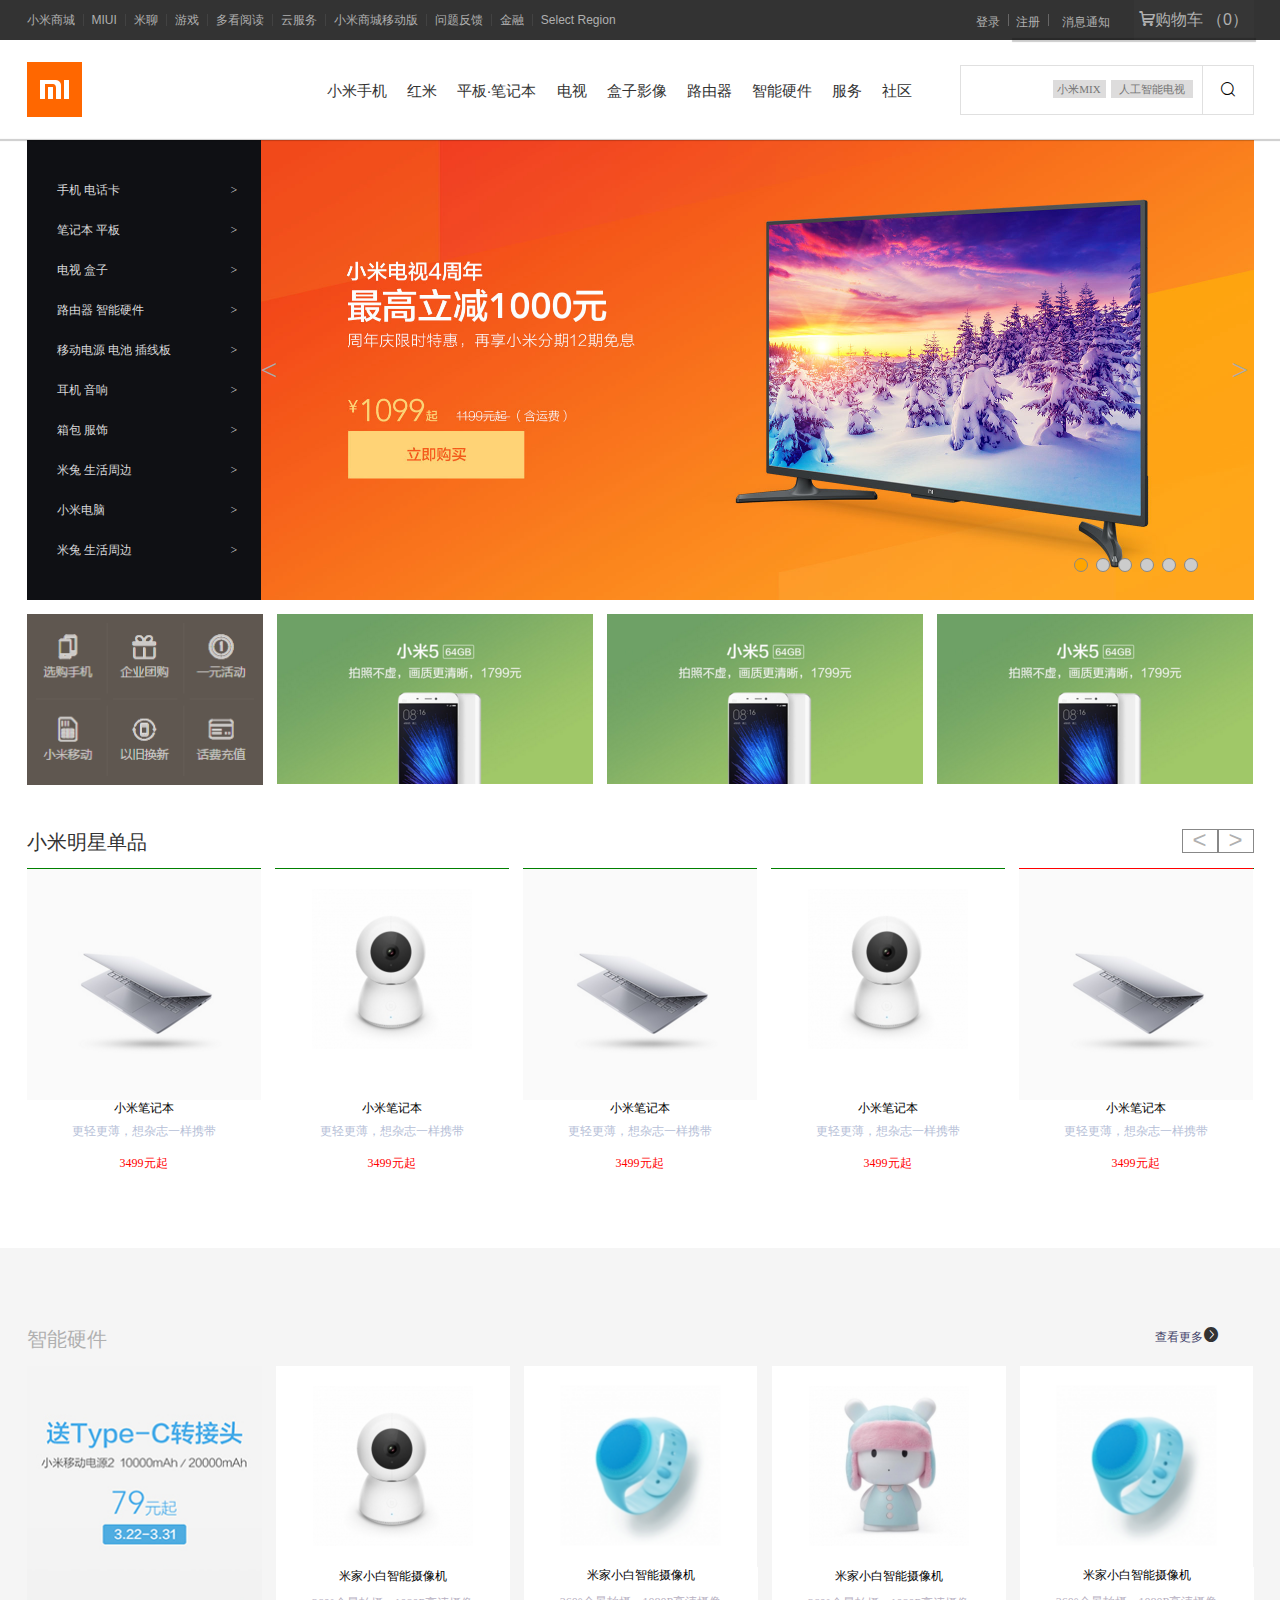
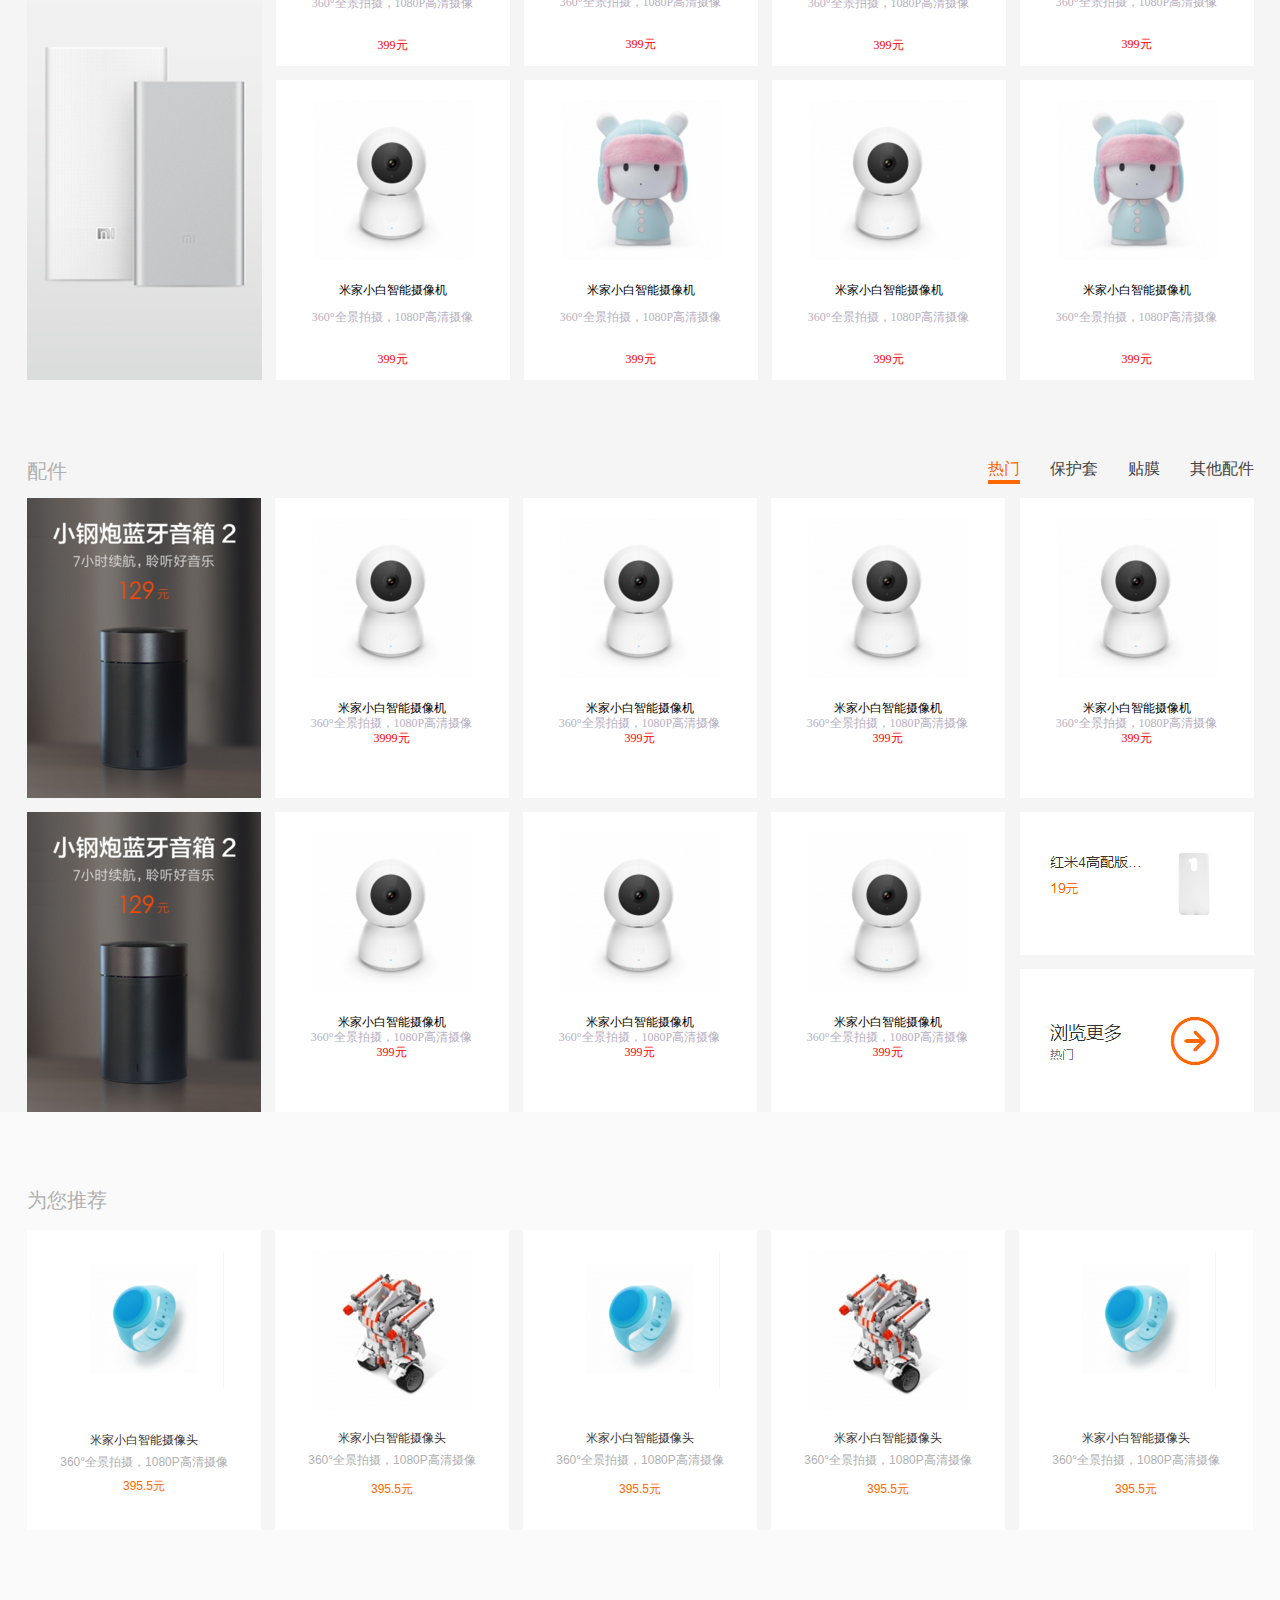
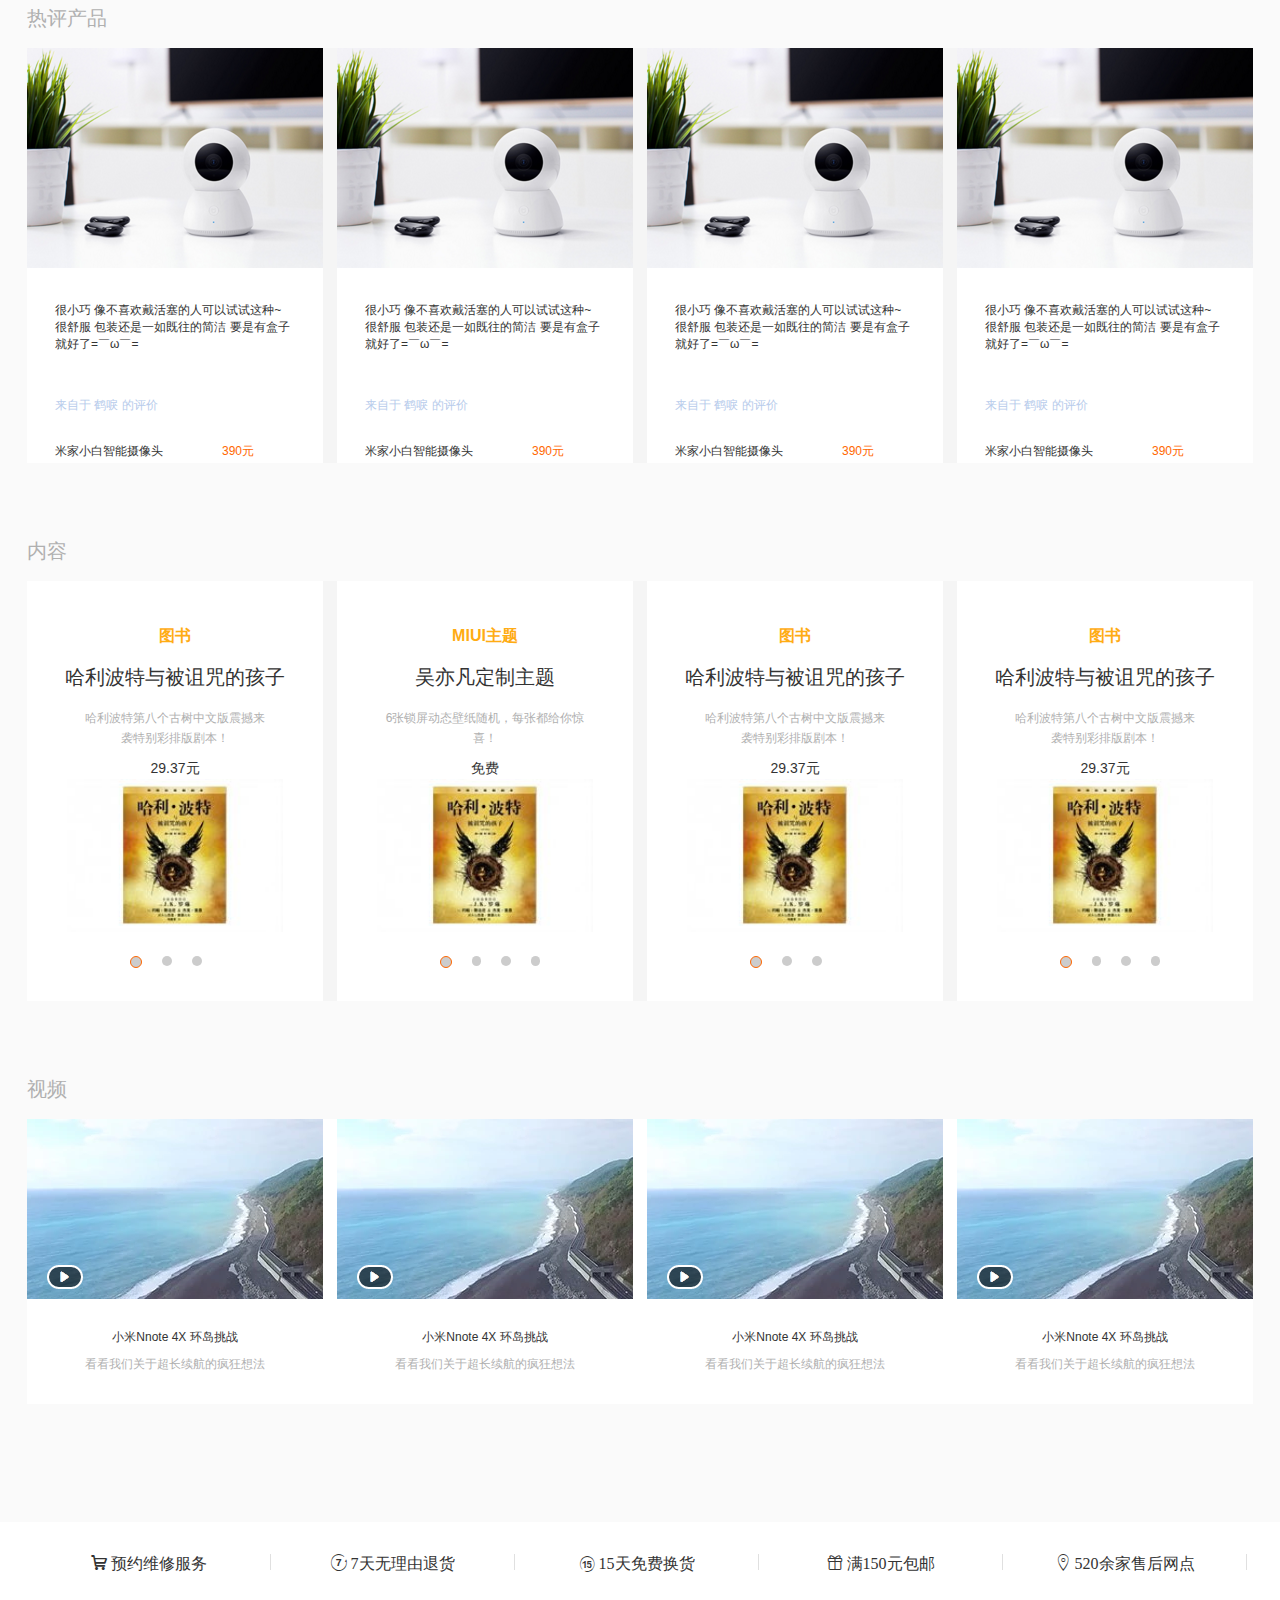
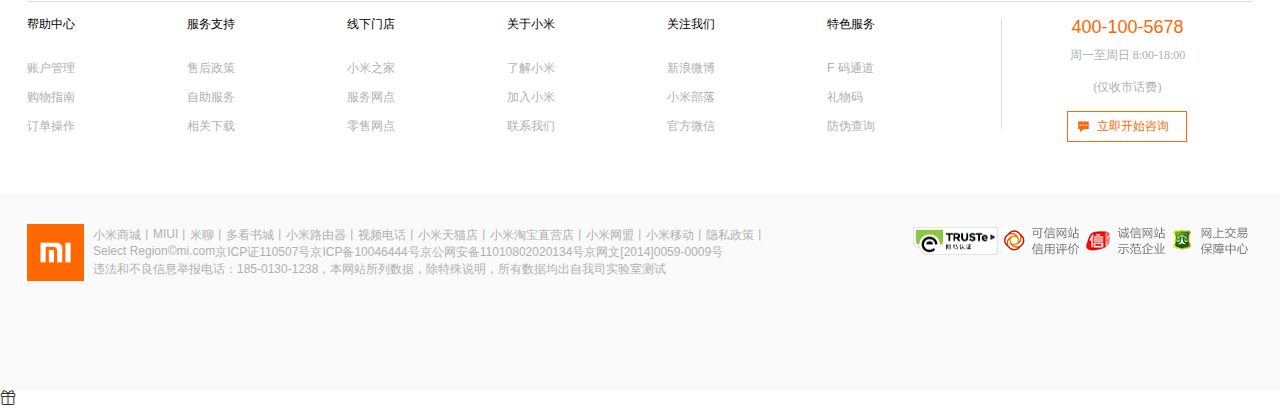
<file: xiaomi/index.html>
<!DOCTYPE html>
<html lang="en">
    <head>
        <meta charset="utf-8">
        <link rel="stylesheet" href="css/xiaomi.css">
        <link rel="stylesheet" href="font_tzfmykxd1m01kyb9/iconfont.css">
        <script src="js/xiaomi.js"></script>
        <script src="js/animate.js"></script>
        <!-- <script src="js/index1.js"></script> -->

    </head>
        <body>
    <!-- 头部开始 -->
    <header>
    <main>
    	<ul class="headleft">
    		<li class="first"><a href="">小米商城</a></li>
    		<li><a href="">MIUI</a></li>
    		<li><a href="">米聊</a></li>
    		<li><a href="">游戏</a></li>
    		<li><a href="">多看阅读</a></li>
    		<li><a href="">云服务</a></li>
    		<li><a href="">小米商城移动版</a></li>
    		<li><a href="">问题反馈</a></li>
    		<li><a href="">金融</a></li>
    		<li class="last"><a href="" >Select Region</a></li>
    	</ul>
    	<div class="headright">
    	   	<ul class="headright1">
    		      <li class="denglu"><a href="">登录</a></li>
    		      <li class="zhuce"><a href="">注册</a></li>
    	      	<li class="xiaoxi"><a href="">消息通知</a></li>
    	    </ul>
    	    <div class="iconfont gouwuche">
              <span class="iconfont icon-gouwuchekong">购物车</span>
              <span>（0）</span>
              <div class="gwcbox">
                您还有没有选购任何商品，赶快选购吧！
              </div>
          </div>
    	</div>
    </main>
    </header>
    <!-- 头部结束 -->
    <!-- 导航开始 -->
    <div class="nav">
      <div class="dhbox">
          <main>
            <ul>
                <li>
                  <div class="dhimg">
                    <img src="img/section3-2.jpg" alt="">
                  </div>
                  <span>小米手机</span>
                  <span>1999元起</span>
                </li>
                <li>
                  <div class="dhimg">
                    <img src="img/1_03.png" alt="">
                  </div>
                  <span>小米手机</span>
                  <span>1999元起</span>
                </li>
                <li>
                  <div class="dhimg">
                    <img src="img/5e2eb710-a99f-4235-ac5c-1b20b1e6c3b6.png" alt="">
                  </div>
                  <span>小米手机</span>
                  <span>1999元起</span>
                </li>
                <li>
                  <div class="dhimg">
                    <img src="img/pms_1488522435.98588934.jpg" alt="">
                  </div>
                  <span>小米手机</span>
                  <span>1999元起</span>
                </li>
            </ul>
            <ul>
                <li>
                  <div class="dhimg">
                    <img src="img/pms_1488522435.98588934.jpg" alt="">
                  </div>
                  <span>小米手机</span>
                  <span>1999元起</span>
                </li>
                <li>
                  <div class="dhimg">
                    <img src="img/pms_1483942428.16162503!220x220.jpg" alt="">
                  </div>
                  <span>小米手机</span>
                  <span>1999元起</span>
                </li>
                <li>
                  <div class="dhimg">
                    <img src="img/pms_1491312153.28261682!220x220.jpg" alt="">
                  </div>
                  <span>小米手机</span>
                  <span>1999元起</span>
                </li>
            </ul>
            <ul>
                <li>
                  <div class="dhimg">
                    <img src="img/pms_1496997930.13622399!220x220.jpg" alt="">
                  </div>
                  <span>小米手机</span>
                  <span>1999元起</span>
                </li>
                <li>
                  <div class="dhimg">
                    <img src="img/pms_1498526059.78899603!220x220.jpg" alt="">
                  </div>
                  <span>小米手机</span>
                  <span>1999元起</span>
                </li>
                <li>
                  <div class="dhimg">
                    <img src="img/pms_1498729198.32372331.jpg" alt="">
                  </div>
                  <span>小米手机</span>
                  <span>1999元起</span>
                </li>
                <li>
                  <div class="dhimg">
                    <img src="img/section2-1.png" alt="">
                  </div>
                  <span>小米手机</span>
                  <span>1999元起</span>
                </li>
            </ul>
            <ul>
                <li>
                  <div class="dhimg">
                    <img src="img/section2-2.png" alt="">
                  </div>
                  <span>小米手机</span>
                  <span>1999元起</span>
                </li>
                <li>
                  <div class="dhimg">
                    <img src="img/section2-3.png" alt="">
                  </div>
                  <span>小米手机</span>
                  <span>1999元起</span>
                </li>
                <li>
                  <div class="dhimg">
                    <img src="img/section2-4.png" alt="">
                  </div>
                  <span>小米手机</span>
                  <span>1999元起</span>
                </li>
                <li>
                  <div class="dhimg">
                    <img src="img/section2-5.png" alt="">
                  </div>
                  <span>小米手机</span>
                  <span>1999元起</span>
                </li>
            </ul>
            <ul>
                <li>
                  <div class="dhimg">
                    <img src="img/section3-1.jpg" alt="">
                  </div>
                  <span>小米手机</span>
                  <span>1999元起</span>
                </li>
                <li>
                  <div class="dhimg">
                    <img src="img/pms_1478076543.58248227!220x220.jpg" alt="">
                  </div>
                  <span>小米手机</span>
                  <span>1999元起</span>
                </li>
                <li>
                  <div class="dhimg">
                    <img src="img/pms_1482221011.26064844.jpg" alt="">
                  </div>
                  <span>小米手机</span>
                  <span>1999元起</span>
                </li>
                <li>
                  <div class="dhimg">
                    <img src="img/pms_1490077454.46128587!220x220.png" alt="">
                  </div>
                  <span>小米手机</span>
                  <span>1999元起</span>
                </li>
            </ul> 
            <ul>
                <li>
                  <div class="dhimg">
                    <img src="img/pms_1490604824.19051012!220x220.jpg" alt="">
                  </div>
                  <span>小米手机</span>
                  <span>1999元起</span>
                </li>
                <li>
                  <div class="dhimg">
                    <img src="img/pms_1491312153.28261682!220x220.jpg" alt="">
                  </div>
                  <span>小米手机</span>
                  <span>1999元起</span>
                </li>
                <li>
                  <div class="dhimg">
                    <img src="img/pms_1496997930.13622399!220x220.jpg" alt="">
                  </div>
                  <span>小米手机</span>
                  <span>1999元起</span>
                </li>
                <li>
                  <div class="dhimg">
                    <img src="img/pms_1498526059.78899603!220x220.jpg" alt="">
                  </div>
                  <span>小米手机</span>
                  <span>1999元起</span>
                </li>
            </ul>
            <ul>
                <li>
                  <div class="dhimg">
                    <img src="img/section3-6.jpg" alt="">
                  </div>
                  <span>小米手机</span>
                  <span>1999元起</span>
                </li>
                <li>
                  <div class="dhimg">
                    <img src="img/section3-7.jpg" alt="">
                  </div>
                  <span>小米手机</span>
                  <span>1999元起</span>
                </li>
                <li>
                  <div class="dhimg">
                    <img src="img/section3-8.jpg" alt="">
                  </div>
                  <span>小米手机</span>
                  <span>1999元起</span>
                </li>
                <li>
                  <div class="dhimg">
                    <img src="img/section3-5.jpg" alt="">
                  </div>
                  <span>小米手机</span>
                  <span>1999元起</span>
                </li>
            </ul>
          </main>
      </div>
    	<main class="nav-main">
    	    <div class="logo"><img src="img/logo.png" alt=""></div>
    		<ul class="dhzb">
    			<li>
              <a href="">小米手机</a>
          </li>
    			<li><a href="">红米</a></li>
    			<li><a href="">平板·笔记本</a></li>
    			<li><a href="">电视</a></li>
    			<li><a href="">盒子影像</a></li>
    			<li><a href="">路由器</a></li>
    			<li><a href="">智能硬件</a></li>
          <ul>
            <li><a href="">服务</a></li>
            <li><a href="">社区</a></li>
          </ul>
    		</ul>
    		<div class="navr">
    			<input type="text" class="kuang">
    			<a href="">
             <div class="anniu">
            <span class="iconfont icon-sousuo"></span>
             </div>
          </a>
              <div class="textl">
            	<a href=""><div class="text2">小米MIX</div></a>
            	<a href=""><div class="text3">人工智能电视</div></a>
              </div>
    		</div>
    	</main>
    </div>
    <!-- 导航结束 -->
    <!-- 侧导航开始 -->
   	<aside>
   	   <main>
       <div class="bigbox">
         <div class="asidebox">
           <div class="asidebox-box asideboxactive">
             <a href="">
                <div class="asidebox1 asidebox2">
                  <div class="asideboxzi">手机 电话卡</div>
                  <div class="asideboxjiantou">></div>
                  <div class="boxaside">
                  </div>
                </div>
            </a>
           </div>
           <div class="asidebox-box">
             <a href="">
                <div class="asidebox1">
                  <div class="asideboxzi">笔记本 平板</div>
                  <div class="asideboxjiantou">></div>
                </div>
            </a>
           </div>
           <div class="asidebox-box">
             <a href="">
                <div class="asidebox1">
                  <div class="asideboxzi">电视 盒子</div>
                  <div class="asideboxjiantou">></div>
                </div>
            </a>
           </div>
           <div class="asidebox-box">
             <a href="">
                <div class="asidebox1">
                  <div class="asideboxzi">路由器 智能硬件</div>
                  <div class="asideboxjiantou">></div>
                </div>
            </a>
           </div>
           <div class="asidebox-box">
             <a href="">
                <div class="asidebox1">
                  <div class="asideboxzi">移动电源 电池 插线板</div>
                  <div class="asideboxjiantou">></div>
                </div>
            </a>
           </div>
           <div class="asidebox-box">
             <a href="">
                <div class="asidebox1">
                  <div class="asideboxzi">耳机 音响</div>
                  <div class="asideboxjiantou">></div>
                </div>
            </a>
           </div>
           <div class="asidebox-box">
             <a href="">
                <div class="asidebox1">
                  <div class="asideboxzi">箱包 服饰</div>
                  <div class="asideboxjiantou">></div>
                </div>
            </a>
           </div>
           <div class="asidebox-box">
             <a href="">
                <div class="asidebox1">
                  <div class="asideboxzi">米兔 生活周边</div>
                  <div class="asideboxjiantou">></div>
                </div>
            </a>
           </div>
           <div class="asidebox-box">
             <a href="">
                <div class="asidebox1">
                  <div class="asideboxzi">小米电脑 </div>
                  <div class="asideboxjiantou">></div>
                </div>
            </a>
           </div>
           <div class="asidebox-box">
             <a href="">
                <div class="asidebox1">
                  <div class="asideboxzi">米兔 生活周边</div>
                  <div class="asideboxjiantou">></div>
                </div>
            </a>
           </div>
           <div class="asidejs">
              <ul>
                <li>
                <div class="asdjsimg">
                     <img src="img/section3-2.jpg" alt="">
                </div>
                <a href="">小米5</a>
                </li>
                <li>
                    <div class="asdjsimg">
                        <img src="img/section3-2.jpg" alt="">
                    </div>
                    <a href="">小米5</a>
                </li>
                <li>
                    <div class="asdjsimg">
                        <img src="img/section3-2.jpg" alt="">
                    </div>
                    <a href="">小米5</a>
                </li>
                <li>
                    <div class="asdjsimg">
                        <img src="img/section3-2.jpg" alt="">
                    </div>
                    <a href="">小米5</a>
                </li>
                <li>
                    <div class="asdjsimg">
                        <img src="img/section3-2.jpg" alt="">
                    </div>
                    <a href="">小米5</a>
                </li>
                <li>
                    <div class="asdjsimg">
                        <img src="img/section3-2.jpg" alt="">
                    </div>
                    <a href="">小米5</a>
                </li>
              </ul>
           </div>
           <div class="asidejs">
              <ul>
                <li>
                <div class="asdjsimg">
                     <img src="img/section3-2.jpg" alt="">
                </div>
                <a href="">小米6</a>
                </li>
                <li>
                    <div class="asdjsimg">
                        <img src="img/section3-2.jpg" alt="">
                    </div>
                    <a href="">小米6</a>
                </li>
                <li>
                    <div class="asdjsimg">
                        <img src="img/section3-2.jpg" alt="">
                    </div>
                    <a href="">小米6</a>
                </li>
                <li>
                    <div class="asdjsimg">
                        <img src="img/section3-2.jpg" alt="">
                    </div>
                    <a href="">小米6</a>
                </li>
                <li>
                    <div class="asdjsimg">
                        <img src="img/section3-2.jpg" alt="">
                    </div>
                    <a href="">小米6</a>
                </li>
                <li>
                    <div class="asdjsimg">
                        <img src="img/section3-2.jpg" alt="">
                    </div>
                    <a href="">小米6s</a>
                </li>
              </ul>
           </div>
           <div class="asidejs">
              <ul>
                <li>
                <div class="asdjsimg">
                     <img src="img/section3-2.jpg" alt="">
                </div>
                <a href="">小米5</a>
                </li>
                <li>
                    <div class="asdjsimg">
                        <img src="img/section3-2.jpg" alt="">
                    </div>
                    <a href="">小米5</a>
                </li>
                <li>
                    <div class="asdjsimg">
                        <img src="img/section3-2.jpg" alt="">
                    </div>
                    <a href="">小米5</a>
                </li>
                <li>
                    <div class="asdjsimg">
                        <img src="img/section3-2.jpg" alt="">
                    </div>
                    <a href="">小米5</a>
                </li>
                <li>
                    <div class="asdjsimg">
                        <img src="img/section3-2.jpg" alt="">
                    </div>
                    <a href="">小米5</a>
                </li>
                <li>
                    <div class="asdjsimg">
                        <img src="img/section3-2.jpg" alt="">
                    </div>
                    <a href="">小米5</a>
                </li>
              </ul>
           </div>
            <div class="asidejs">
              <ul>
                <li>
                <div class="asdjsimg">
                     <img src="img/section3-2.jpg" alt="">
                </div>
                <a href="">小米5</a>
                </li>
                <li>
                    <div class="asdjsimg">
                        <img src="img/section3-2.jpg" alt="">
                    </div>
                    <a href="">小米5</a>
                </li>
                <li>
                    <div class="asdjsimg">
                        <img src="img/section3-2.jpg" alt="">
                    </div>
                    <a href="">小米5</a>
                </li>
                <li>
                    <div class="asdjsimg">
                        <img src="img/section3-2.jpg" alt="">
                    </div>
                    <a href="">小米5</a>
                </li>
                <li>
                    <div class="asdjsimg">
                        <img src="img/section3-2.jpg" alt="">
                    </div>
                    <a href="">小米5</a>
                </li>
                <li>
                    <div class="asdjsimg">
                        <img src="img/section3-2.jpg" alt="">
                    </div>
                    <a href="">小米5</a>
                </li>
              </ul>
           </div>
                      <div class="asidejs">
              <ul>
                <li>
                <div class="asdjsimg">
                     <img src="img/section3-2.jpg" alt="">
                </div>
                <a href="">小米5</a>
                </li>
                <li>
                    <div class="asdjsimg">
                        <img src="img/section3-2.jpg" alt="">
                    </div>
                    <a href="">小米5</a>
                </li>
                <li>
                    <div class="asdjsimg">
                        <img src="img/section3-2.jpg" alt="">
                    </div>
                    <a href="">小米5</a>
                </li>
                <li>
                    <div class="asdjsimg">
                        <img src="img/section3-2.jpg" alt="">
                    </div>
                    <a href="">小米5</a>
                </li>
                <li>
                    <div class="asdjsimg">
                        <img src="img/section3-2.jpg" alt="">
                    </div>
                    <a href="">小米5</a>
                </li>
                <li>
                    <div class="asdjsimg">
                        <img src="img/section3-2.jpg" alt="">
                    </div>
                    <a href="">小米5</a>
                </li>
              </ul>
           </div>
           <div class="asidejs">
              <ul>
                <li>
                <div class="asdjsimg">
                     <img src="img/section3-2.jpg" alt="">
                </div>
                <a href="">小米5</a>
                </li>
                <li>
                    <div class="asdjsimg">
                        <img src="img/section3-2.jpg" alt="">
                    </div>
                    <a href="">小米5</a>
                </li>
                <li>
                    <div class="asdjsimg">
                        <img src="img/section3-2.jpg" alt="">
                    </div>
                    <a href="">小米5</a>
                </li>
                <li>
                    <div class="asdjsimg">
                        <img src="img/section3-2.jpg" alt="">
                    </div>
                    <a href="">小米5</a>
                </li>
                <li>
                    <div class="asdjsimg">
                        <img src="img/section3-2.jpg" alt="">
                    </div>
                    <a href="">小米5</a>
                </li>
                <li>
                    <div class="asdjsimg">
                        <img src="img/section3-2.jpg" alt="">
                    </div>
                    <a href="">小米5</a>
                </li>
              </ul>
           </div>
           <div class="asidejs">
              <ul>
                <li>
                <div class="asdjsimg">
                     <img src="img/section3-2.jpg" alt="">
                </div>
                <a href="">小米5</a>
                </li>
                <li>
                    <div class="asdjsimg">
                        <img src="img/section3-2.jpg" alt="">
                    </div>
                    <a href="">小米5</a>
                </li>
                <li>
                    <div class="asdjsimg">
                        <img src="img/section3-2.jpg" alt="">
                    </div>
                    <a href="">小米5</a>
                </li>
                <li>
                    <div class="asdjsimg">
                        <img src="img/section3-2.jpg" alt="">
                    </div>
                    <a href="">小米5</a>
                </li>
                <li>
                    <div class="asdjsimg">
                        <img src="img/section3-2.jpg" alt="">
                    </div>
                    <a href="">小米5</a>
                </li>
                <li>
                    <div class="asdjsimg">
                        <img src="img/section3-2.jpg" alt="">
                    </div>
                    <a href="">小米5</a>
                </li>
              </ul>
           </div>
           <div class="asidejs">
              <ul>
                <li>
                <div class="asdjsimg">
                     <img src="img/section3-2.jpg" alt="">
                </div>
                <a href="">小米5</a>
                </li>
                <li>
                    <div class="asdjsimg">
                        <img src="img/section3-2.jpg" alt="">
                    </div>
                    <a href="">小米5</a>
                </li>
                <li>
                    <div class="asdjsimg">
                        <img src="img/section3-2.jpg" alt="">
                    </div>
                    <a href="">小米5</a>
                </li>
                <li>
                    <div class="asdjsimg">
                        <img src="img/section3-2.jpg" alt="">
                    </div>
                    <a href="">小米5</a>
                </li>
                <li>
                    <div class="asdjsimg">
                        <img src="img/section3-2.jpg" alt="">
                    </div>
                    <a href="">小米5</a>
                </li>
                <li>
                    <div class="asdjsimg">
                        <img src="img/section3-2.jpg" alt="">
                    </div>
                    <a href="">小米5</a>
                </li>
              </ul>
           </div>
           <div class="asidejs">
              <ul>
                <li>
                <div class="asdjsimg">
                     <img src="img/section3-2.jpg" alt="">
                </div>
                <a href="">小米5</a>
                </li>
                <li>
                    <div class="asdjsimg">
                        <img src="img/section3-2.jpg" alt="">
                    </div>
                    <a href="">小米5</a>
                </li>
                <li>
                    <div class="asdjsimg">
                        <img src="img/section3-2.jpg" alt="">
                    </div>
                    <a href="">小米5</a>
                </li>
                <li>
                    <div class="asdjsimg">
                        <img src="img/section3-2.jpg" alt="">
                    </div>
                    <a href="">小米5</a>
                </li>
                <li>
                    <div class="asdjsimg">
                        <img src="img/section3-2.jpg" alt="">
                    </div>
                    <a href="">小米5</a>
                </li>
                <li>
                    <div class="asdjsimg">
                        <img src="img/section3-2.jpg" alt="">
                    </div>
                    <a href="">小米5</a>
                </li>
              </ul>
           </div>
           <div class="asidejs">
              <ul>
                <li>
                <div class="asdjsimg">
                     <img src="img/section3-2.jpg" alt="">
                </div>
                <a href="">小米5</a>
                </li>
                <li>
                    <div class="asdjsimg">
                        <img src="img/section3-2.jpg" alt="">
                    </div>
                    <a href="">小米5</a>
                </li>
                <li>
                    <div class="asdjsimg">
                        <img src="img/section3-2.jpg" alt="">
                    </div>
                    <a href="">小米5</a>
                </li>
                <li>
                    <div class="asdjsimg">
                        <img src="img/section3-2.jpg" alt="">
                    </div>
                    <a href="">小米5</a>
                </li>
                <li>
                    <div class="asdjsimg">
                        <img src="img/section3-2.jpg" alt="">
                    </div>
                    <a href="">小米5</a>
                </li>
                <li>
                    <div class="asdjsimg">
                        <img src="img/section3-2.jpg" alt="">
                    </div>
                    <a href="">小米5</a>
                </li>
              </ul>
           </div>
          </div>
          <!-- 侧导航结束 -->
          <!-- 轮播图开始 -->
          <ul class="img">
              <li class="ready"><img src="img/xiaomibanner1.jpg" alt=""></li>
              <li><img src="img/xiaomibanner2.jpg" alt=""></li>
              <li><img src="img/xiaomibanner3.jpg" alt=""></li>
              <li><img src="img/xiaomibanner1.jpg" alt=""></li>
              <li><img src="img/xiaomibanner2.jpg" alt=""></li>
              <li><img src="img/xiaomibanner4.jpg" alt=""></li>
          </ul>
          <div class="left">&lt;</div>
          <div class="right">&gt;</div>
            <ul class="dian">
                <li class="active"></li>
                <li></li>
                <li></li>
                <li></li>
                <li></li>
                <li></li>
            </ul>
          <!-- 轮播图结束 -->
       </div>
          
          <!-- 导航图开始 -->
          <div class="daohangtu">
              <a href="">
              	<div class="daohangtu1"><img src="img/icon.png" alt=""></div>
              </a>
              <a href="">
              	<div class="daohangtu2"><img src="img/2_03.png" alt=""></div>
              </a>
              <a href="">
              	<div class="daohangtu3"><img src="img/2_03.png" alt=""></div>
              </a>
              <a href="">
              	<div class="daohangtu4"><img src="img/2_03.png" alt=""></div>
          </div>
              </a>
          <!-- 导航图结束 -->
          <!-- 小米明星单品 -->
          <div class="textbox">
          	<div class="star">小米明星单品</div>
            <ul>
              <li>&lt;</li>
              <li>&gt;</li>
            </ul>
          </div>
          <div class="mxdpbox">
              <div class="mxdp">
                 <div class="tu1">
                 <a href="">
                   <div class="tu1tu"><img src="img/1_03.png" alt=""></div>
                 </a>
                 <div class="tu1zi1">小米笔记本</div>
                 <div class="tu1zi2">更轻更薄，想杂志一样携带</div>
                 <div class="tu1zi3">3499元起</div>
               </div>
               <div class="tu1">
                 <a href="">
                   <div class="tu1tu"><img src="img/111_03.png" alt=""></div>
                 </a>
                 <div class="tu1zi1">小米笔记本</div>
                 <div class="tu1zi2">更轻更薄，想杂志一样携带</div>
                 <div class="tu1zi3">3499元起</div>
               </div>
               <div class="tu1">
                 <a href="">
                   <div class="tu1tu"><img src="img/1_03.png" alt=""></div>
                 </a>
                 <div class="tu1zi1">小米笔记本</div>
                 <div class="tu1zi2">更轻更薄，想杂志一样携带</div>
                 <div class="tu1zi3">3499元起</div>
               </div>
               <div class="tu1">
                 <a href="">
                   <div class="tu1tu"><img src="img/111_03.png" alt=""></div>
                 </a>
                 <div class="tu1zi1">小米笔记本</div>
                 <div class="tu1zi2">更轻更薄，想杂志一样携带</div>
                 <div class="tu1zi3">3499元起</div>
               </div>
               <div class="tu2">
                 <a href="">
                   <div class="tu1tu"><img src="img/1_03.png" alt=""></div>
                 </a>
                 <div class="tu1zi1">小米笔记本</div>
                 <div class="tu1zi2">更轻更薄，想杂志一样携带</div>
                 <div class="tu1zi3">3499元起</div>
               </div>
                 <div class="tu1">
                 <a href="">
                   <div class="tu1tu"><img src="img/111_03.png" alt=""></div>
                 </a>
                 <div class="tu1zi1">小米笔记本</div>
                 <div class="tu1zi2">更轻更薄，想杂志一样携带</div>
                 <div class="tu1zi3">3499元起</div>
               </div>
               <div class="tu1">
                 <a href="">
                   <div class="tu1tu"><img src="img/1_03.png" alt=""></div>
                 </a>
                 <div class="tu1zi1">小米笔记本</div>
                 <div class="tu1zi2">更轻更薄，想杂志一样携带</div>
                 <div class="tu1zi3">3499元起</div>
               </div>
               <div class="tu1">
                 <a href="">
                   <div class="tu1tu"><img src="img/111_03.png" alt=""></div>
                 </a>
                 <div class="tu1zi1">小米笔记本</div>
                 <div class="tu1zi2">更轻更薄，想杂志一样携带</div>
                 <div class="tu1zi3">3499元起</div>
               </div>
               <div class="tu1">
                 <a href="">
                   <div class="tu1tu"><img src="img/1_03.png" alt=""></div>
                 </a>
                 <div class="tu1zi1">小米笔记本</div>
                 <div class="tu1zi2">更轻更薄，想杂志一样携带</div>
                 <div class="tu1zi3">3499元起</div>
               </div>
               <div class="tu2">
                 <a href="">
                   <div class="tu1tu"><img src="img/111_03.png" alt=""></div>
                 </a>
                 <div class="tu1zi1">小米笔记本</div>
                 <div class="tu1zi2">更轻更薄，想杂志一样携带</div>
                 <div class="tu1zi3">3499元起</div>
               </div>
              </div>
          </div>
   	   </main>
   	</aside>  
     <!-- 智能硬件 -->
          <article class="zhineng">
             <main class="zhineng-main">
               <div class="zhinengbiaoti">
                 <div class="yingjianzi">智能硬件</div>
                 <div class="yingjianbiao"><a href="">查看更多<span class="iconfont icon-chanpin-chakangengduoanniu-"></span></a></div>
               </div>
               <a href="">
                   <div class="jingshuiqi">
                       <img src="img/section3.jpg" alt="">
                       </div>
               </a>
              <ul class="zhinengtu">
                 <a href="">
                    <li  class="zhinengtu1">
                      <img src="img/111_03.png" alt="">
                      <div class="znt1z1">米家小白智能摄像机</div>
                      <div class="znt1z2">360°全景拍摄，1080P高清摄像</div>
                      <div class="znt1z3">399元</div>
                      <div class="tu1fubiao">
                       <div class="znt1z4">纯洁的米粉，一路支持！</div>
                       <div class="znt1z5">来自N426的评价</div>
                      </div>
                    </li>
                 </a>
                 <a href="">
                    <li  class="zhinengtu1">
                      <img src="img/小米商城_09.png" alt="">
                      <div class="znt1z1">米家小白智能摄像机</div>
                      <div class="znt1z2">360°全景拍摄，1080P高清摄像</div>
                      <div class="znt1z3">399元</div>
                      <div class="tu1fubiao">
                       <div class="znt1z4">纯洁的米粉，一路支持！</div>
                       <div class="znt1z5">来自N426的评价</div>
                      </div>
                    </li>
                 </a>
                 <a href="">
                    <li  class="zhinengtu1">
                      <img src="img/小米商城_11.png" alt="">
                      <div class="znt1z1">米家小白智能摄像机</div>
                      <div class="znt1z2">360°全景拍摄，1080P高清摄像</div>
                      <div class="znt1z3">399元</div>
                      <div class="tu1fubiao">
                       <div class="znt1z4">纯洁的米粉，一路支持！</div>
                       <div class="znt1z5">来自N426的评价</div>
                      </div>
                    </li>
                 </a>
                 <a href="">
                    <li  class="zhinengtu1">
                      <img src="img/小米商城_09.png" alt="">
                      <div class="znt1z1">米家小白智能摄像机</div>
                      <div class="znt1z2">360°全景拍摄，1080P高清摄像</div>
                      <div class="znt1z3">399元</div>
                      <div class="tu1fubiao">
                       <div class="znt1z4">纯洁的米粉，一路支持！</div>
                       <div class="znt1z5">来自N426的评价</div>
                      </div>
                    </li>
                 </a>
                    <a href="">
                    <li  class="zhinengtu1 zhinengtu5">
                      <img src="img/111_03.png" alt="">
                      <div class="znt1z1">米家小白智能摄像机</div>
                      <div class="znt1z2">360°全景拍摄，1080P高清摄像</div>
                      <div class="znt1z3">399元</div>
                      <div class="tu1fubiao">
                       <div class="znt1z4">纯洁的米粉，一路支持！</div>
                       <div class="znt1z5">来自N426的评价</div>
                      </div>
                    </li>
                 </a>
                    <a href="">
                    <li  class="zhinengtu1 zhinengtu5">
                      <img src="img/小米商城_11.png" alt="">
                      <div class="znt1z1">米家小白智能摄像机</div>
                      <div class="znt1z2">360°全景拍摄，1080P高清摄像</div>
                      <div class="znt1z3">399元</div>
                      <div class="tu1fubiao">
                       <div class="znt1z4">纯洁的米粉，一路支持！</div>
                       <div class="znt1z5">来自N426的评价</div>
                      </div>
                    </li>
                 </a>
                    <a href="">
                    <li  class="zhinengtu1 zhinengtu5">
                      <img src="img/111_03.png" alt="">
                      <div class="znt1z1">米家小白智能摄像机</div>
                      <div class="znt1z2">360°全景拍摄，1080P高清摄像</div>
                      <div class="znt1z3">399元</div>
                      <div class="tu1fubiao">
                       <div class="znt1z4">纯洁的米粉，一路支持！</div>
                       <div class="znt1z5">来自N426的评价</div>
                      </div>
                    </li>
                 </a>
                    <a href="">
                    <li  class="zhinengtu1 zhinengtu5">
                      <img src="img/小米商城_11.png" alt="">
                      <div class="znt1z1">米家小白智能摄像机</div>
                      <div class="znt1z2">360°全景拍摄，1080P高清摄像</div>
                      <div class="znt1z3">399元</div>
                      <div class="tu1fubiao">
                       <div class="znt1z4">纯洁的米粉，一路支持！</div>
                       <div class="znt1z5">来自N426的评价</div>
                      </div>
                    </li>
                 </a>
                 </ul>
             </main>
          </article>
          <!-- 智能硬件结束 -->
          <!-- 配件 -->
           <article class="zhineng peijian">
             <main class="zhineng-main">
               <div class="peijianbiaoti">
                 <div class="yingjianzi">配件</div>
                 <div class="yingjianbiao peijianbiao">
                   <ul class="rbtq">
                     <li class="active">热门</li>
                     <li >保护套</li>
                     <li >贴膜</li>
                     <li >其他配件</li>
                   </ul>
                 </div>
               </div>
          <div class="peijianbox">
              <div class="active1 active2">
                <ul class="peijiantu">
                 <a href="">
                    <li  class="peijiantu1">
                      <img src="img/11.png" alt="">
                    </li>
                 </a>
                 <a href="">
                    <li  class="peijiantu1">
                      <img src="img/111_03.png" alt="">
                      <div class="znt1z1">米家小白智能摄像机</div>
                      <div class="znt1z2">360°全景拍摄，1080P高清摄像</div>
                      <div class="znt1z3">3999元</div>
                      <div class="tu1fubiao">
                       <div class="znt1z4">纯洁的米粉，一路支持！</div>
                       <div class="znt1z5">来自N426的评价</div>
                      </div>
                    </li>
                 </a>
                 <a href="">
                    <li  class="peijiantu1">
                      <img src="img/111_03.png" alt="">
                      <div class="znt1z1">米家小白智能摄像机</div>
                      <div class="znt1z2">360°全景拍摄，1080P高清摄像</div>
                      <div class="znt1z3">399元</div>
                      <div class="tu1fubiao">
                       <div class="znt1z4">纯洁的米粉，一路支持！</div>
                       <div class="znt1z5">来自N426的评价</div>
                      </div>
                    </li>
                 </a>
                 <a href="">
                    <li  class="peijiantu1 peijaintu3">
                      <img src="img/111_03.png" alt="">
                      <div class="znt1z1">米家小白智能摄像机</div>
                      <div class="znt1z2">360°全景拍摄，1080P高清摄像</div>
                      <div class="znt1z3">399元</div>
                      <div class="tu1fubiao">
                       <div class="znt1z4">纯洁的米粉，一路支持！</div>
                       <div class="znt1z5">来自N426的评价</div>
                      </div>
                    </li>
                 </a>
                 <a href="">
                    <li  class="peijiantu1 peijiantu2">
                      <img src="img/111_03.png" alt="">
                      <div class="znt1z1">米家小白智能摄像机</div>
                      <div class="znt1z2">360°全景拍摄，1080P高清摄像</div>
                      <div class="znt1z3">399元</div>
                      <div class="tu1fubiao">
                       <div class="znt1z4">纯洁的米粉，一路支持！</div>
                       <div class="znt1z5">来自N426的评价</div>
                      </div>
                    </li>
                 </a>
                 <a href="">
                    <li  class="peijiantu1 peijiantu4">
                      <img src="img/11.png" alt="">
                    </li>
                 </a>
                 <a href="">
                    <li  class="peijiantu1 peijiantu4">
                      <img src="img/111_03.png" alt="">
                      <div class="znt1z1">米家小白智能摄像机</div>
                      <div class="znt1z2">360°全景拍摄，1080P高清摄像</div>
                      <div class="znt1z3">399元</div>
                      <div class="tu1fubiao">
                       <div class="znt1z4">纯洁的米粉，一路支持！</div>
                       <div class="znt1z5">来自N426的评价</div>
                      </div>
                    </li>
                 </a>
                 <a href="">
                    <li  class="peijiantu1 peijiantu4">
                      <img src="img/111_03.png" alt="">
                      <div class="znt1z1">米家小白智能摄像机</div>
                      <div class="znt1z2">360°全景拍摄，1080P高清摄像</div>
                      <div class="znt1z3">399元</div>
                      <div class="tu1fubiao">
                       <div class="znt1z4">纯洁的米粉，一路支持！</div>
                       <div class="znt1z5">来自N426的评价</div>
                      </div>
                    </li>
                 </a>
                 <a href="">
                    <li  class="peijiantu1 peijaintu3 peijiantu4">
                      <img src="img/111_03.png" alt="">
                      <div class="znt1z1">米家小白智能摄像机</div>
                      <div class="znt1z2">360°全景拍摄，1080P高清摄像</div>
                      <div class="znt1z3">399元</div>
                      <div class="tu1fubiao">
                       <div class="znt1z4">纯洁的米粉，一路支持！</div>
                       <div class="znt1z5">来自N426的评价</div>
                      </div>
                    </li>
                 </a>
                 <a href="">
                    <li  class="peijiantu1 peijiantu2 peijiantu4 peijiantu5">
                    <img src="img/25.png" alt="">
                    </li>
                 </a>
                 <a href="">
                    <li  class="peijiantu1 peijiantu2 peijiantu4 peijiantu5">
                    <img src="img/24.png" alt="">
                    </li>
                 </a>
                 </ul>
            </div>
           <div class="active1">
                     <ul class="peijiantu">
                 <a href="">
                    <li  class="peijiantu1">
                      <img src="img/11.png" alt="">
                    </li>
                 </a>
                 <a href="">
                    <li  class="peijiantu1">
                      <img src="img/小米商城_11.png" alt="">
                      <div class="znt1z1">米家小白智能摄像机</div>
                      <div class="znt1z2">360°全景拍摄，1080P高清摄像</div>
                      <div class="znt1z3">399元</div>
                      <div class="tu1fubiao">
                       <div class="znt1z4">纯洁的米粉，一路支持！</div>
                       <div class="znt1z5">来自N426的评价</div>
                      </div>
                    </li>
                 </a>
                 <a href="">
                    <li  class="peijiantu1">
                      <img src="img/小米商城_11.png" alt="">
                      <div class="znt1z1">米家小白智能摄像机</div>
                      <div class="znt1z2">360°全景拍摄，1080P高清摄像</div>
                      <div class="znt1z3">399元</div>
                      <div class="tu1fubiao">
                       <div class="znt1z4">纯洁的米粉，一路支持！</div>
                       <div class="znt1z5">来自N426的评价</div>
                      </div>
                    </li>
                 </a>
                 <a href="">
                    <li  class="peijiantu1 peijaintu3">
                      <img src="img/小米商城_11.png" alt="">
                      <div class="znt1z1">米家小白智能摄像机</div>
                      <div class="znt1z2">360°全景拍摄，1080P高清摄像</div>
                      <div class="znt1z3">399元</div>
                      <div class="tu1fubiao">
                       <div class="znt1z4">纯洁的米粉，一路支持！</div>
                       <div class="znt1z5">来自N426的评价</div>
                      </div>
                    </li>
                 </a>
                 <a href="">
                    <li  class="peijiantu1 peijiantu2">
                      <img src="img/小米商城_11.png" alt="">
                      <div class="znt1z1">米家小白智能摄像机</div>
                      <div class="znt1z2">360°全景拍摄，1080P高清摄像</div>
                      <div class="znt1z3">399元</div>
                      <div class="tu1fubiao">
                       <div class="znt1z4">纯洁的米粉，一路支持！</div>
                       <div class="znt1z5">来自N426的评价</div>
                      </div>
                    </li>
                 </a>
                 <a href="">
                    <li  class="peijiantu1 peijiantu4">
                      <img src="img/11.png" alt="">
                    </li>
                 </a>
                 <a href="">
                    <li  class="peijiantu1 peijiantu4">
                      <img src="img/111_03.png" alt="">
                      <div class="znt1z1">米家小白智能摄像机</div>
                      <div class="znt1z2">360°全景拍摄，1080P高清摄像</div>
                      <div class="znt1z3">399元</div>
                      <div class="tu1fubiao">
                       <div class="znt1z4">纯洁的米粉，一路支持！</div>
                       <div class="znt1z5">来自N426的评价</div>
                      </div>
                    </li>
                 </a>
                 <a href="">
                    <li  class="peijiantu1 peijiantu4">
                      <img src="img/111_03.png" alt="">
                      <div class="znt1z1">米家小白智能摄像机</div>
                      <div class="znt1z2">360°全景拍摄，1080P高清摄像</div>
                      <div class="znt1z3">399元</div>
                      <div class="tu1fubiao">
                       <div class="znt1z4">纯洁的米粉，一路支持！</div>
                       <div class="znt1z5">来自N426的评价</div>
                      </div>
                    </li>
                 </a>
                 <a href="">
                    <li  class="peijiantu1 peijaintu3 peijiantu4">
                      <img src="img/111_03.png" alt="">
                      <div class="znt1z1">米家小白智能摄像机</div>
                      <div class="znt1z2">360°全景拍摄，1080P高清摄像</div>
                      <div class="znt1z3">399元</div>
                      <div class="tu1fubiao">
                       <div class="znt1z4">纯洁的米粉，一路支持！</div>
                       <div class="znt1z5">来自N426的评价</div>
                      </div>
                    </li>
                 </a>
                 <a href="">
                    <li  class="peijiantu1 peijiantu2 peijiantu4 peijiantu5">
                    <img src="img/25.png" alt="">
                    </li>
                 </a>
                 <a href="">
                    <li  class="peijiantu1 peijiantu2 peijiantu4 peijiantu5">
                    <img src="img/24.png" alt="">
                    </li>
                 </a>
                 </ul>
                   </div>
            <div class="active1">
                     <ul class="peijiantu">
                 <a href="">
                    <li  class="peijiantu1">
                      <img src="img/11.png" alt="">
                    </li>
                 </a>
                 <a href="">
                    <li  class="peijiantu1">
                      <img src="img/111_03.png" alt="">
                      <div class="znt1z1">米家小白智能摄像机</div>
                      <div class="znt1z2">360°全景拍摄，1080P高清摄像</div>
                      <div class="znt1z3">399元</div>
                      <div class="tu1fubiao">
                       <div class="znt1z4">纯洁的米粉，一路支持！</div>
                       <div class="znt1z5">来自N426的评价</div>
                      </div>
                    </li>
                 </a>
                 <a href="">
                    <li  class="peijiantu1">
                      <img src="img/111_03.png" alt="">
                      <div class="znt1z1">米家小白智能摄像机</div>
                      <div class="znt1z2">360°全景拍摄，1080P高清摄像</div>
                      <div class="znt1z3">399元</div>
                      <div class="tu1fubiao">
                       <div class="znt1z4">纯洁的米粉，一路支持！</div>
                       <div class="znt1z5">来自N426的评价</div>
                      </div>
                    </li>
                 </a>
                 <a href="">
                    <li  class="peijiantu1 peijaintu3">
                      <img src="img/111_03.png" alt="">
                      <div class="znt1z1">米家小白智能摄像机</div>
                      <div class="znt1z2">360°全景拍摄，1080P高清摄像</div>
                      <div class="znt1z3">399元</div>
                      <div class="tu1fubiao">
                       <div class="znt1z4">纯洁的米粉，一路支持！</div>
                       <div class="znt1z5">来自N426的评价</div>
                      </div>
                    </li>
                 </a>
                 <a href="">
                    <li  class="peijiantu1 peijiantu2">
                      <img src="img/111_03.png" alt="">
                      <div class="znt1z1">米家小白智能摄像机</div>
                      <div class="znt1z2">360°全景拍摄，1080P高清摄像</div>
                      <div class="znt1z3">399元</div>
                      <div class="tu1fubiao">
                       <div class="znt1z4">纯洁的米粉，一路支持！</div>
                       <div class="znt1z5">来自N426的评价</div>
                      </div>
                    </li>
                 </a>
                 <a href="">
                    <li  class="peijiantu1 peijiantu4">
                      <img src="img/11.png" alt="">
                    </li>
                 </a>
                 <a href="">
                    <li  class="peijiantu1 peijiantu4">
                      <img src="img/小米商城_11.png" alt="">
                      <div class="znt1z1">米家小白智能摄像机</div>
                      <div class="znt1z2">360°全景拍摄，1080P高清摄像</div>
                      <div class="znt1z3">399元</div>
                      <div class="tu1fubiao">
                       <div class="znt1z4">纯洁的米粉，一路支持！</div>
                       <div class="znt1z5">来自N426的评价</div>
                      </div>
                    </li>
                 </a>
                 <a href="">
                    <li  class="peijiantu1 peijiantu4">
                      <img src="img/111_03.png" alt="">
                      <div class="znt1z1">米家小白智能摄像机</div>
                      <div class="znt1z2">360°全景拍摄，1080P高清摄像</div>
                      <div class="znt1z3">399元</div>
                      <div class="tu1fubiao">
                       <div class="znt1z4">纯洁的米粉，一路支持！</div>
                       <div class="znt1z5">来自N426的评价</div>
                      </div>
                    </li>
                 </a>
                 <a href="">
                    <li  class="peijiantu1 peijaintu3 peijiantu4">
                      <img src="img/111_03.png" alt="">
                      <div class="znt1z1">米家小白智能摄像机</div>
                      <div class="znt1z2">360°全景拍摄，1080P高清摄像</div>
                      <div class="znt1z3">399元</div>
                      <div class="tu1fubiao">
                       <div class="znt1z4">纯洁的米粉，一路支持！</div>
                       <div class="znt1z5">来自N426的评价</div>
                      </div>
                    </li>
                 </a>
                 <a href="">
                    <li  class="peijiantu1 peijiantu2 peijiantu4 peijiantu5">
                    <img src="img/25.png" alt="">
                    </li>
                 </a>
                 <a href="">
                    <li  class="peijiantu1 peijiantu2 peijiantu4 peijiantu5">
                    <img src="img/24.png" alt="">
                    </li>
                 </a>
                 </ul>
                   </div>
            <div class="active1">
                     <ul class="peijiantu">
                 <a href="">
                    <li  class="peijiantu1">
                      <img src="img/11.png" alt="">
                    </li>
                 </a>
                 <a href="">
                    <li  class="peijiantu1">
                      <img src="img/小米商城_11.png" alt="">
                      <div class="znt1z1">米家小白智能摄像机</div>
                      <div class="znt1z2">360°全景拍摄，1080P高清摄像</div>
                      <div class="znt1z3">399元</div>
                      <div class="tu1fubiao">
                       <div class="znt1z4">纯洁的米粉，一路支持！</div>
                       <div class="znt1z5">来自N426的评价</div>
                      </div>
                    </li>
                 </a>
                 <a href="">
                    <li  class="peijiantu1">
                      <img src="img/小米商城_11.png" alt="">
                      <div class="znt1z1">米家小白智能摄像机</div>
                      <div class="znt1z2">360°全景拍摄，1080P高清摄像</div>
                      <div class="znt1z3">399元</div>
                      <div class="tu1fubiao">
                       <div class="znt1z4">纯洁的米粉，一路支持！</div>
                       <div class="znt1z5">来自N426的评价</div>
                      </div>
                    </li>
                 </a>
                 <a href="">
                    <li  class="peijiantu1 peijaintu3">
                      <img src="img/小米商城_11.png" alt="">
                      <div class="znt1z1">米家小白智能摄像机</div>
                      <div class="znt1z2">360°全景拍摄，1080P高清摄像</div>
                      <div class="znt1z3">399元</div>
                      <div class="tu1fubiao">
                       <div class="znt1z4">纯洁的米粉，一路支持！</div>
                       <div class="znt1z5">来自N426的评价</div>
                      </div>
                    </li>
                 </a>
                 <a href="">
                    <li  class="peijiantu1 peijiantu2">
                      <img src="img/小米商城_11.png" alt="">
                      <div class="znt1z1">米家小白智能摄像机</div>
                      <div class="znt1z2">360°全景拍摄，1080P高清摄像</div>
                      <div class="znt1z3">399元</div>
                      <div class="tu1fubiao">
                       <div class="znt1z4">纯洁的米粉，一路支持！</div>
                       <div class="znt1z5">来自N426的评价</div>
                      </div>
                    </li>
                 </a>
                 <a href="">
                    <li  class="peijiantu1 peijiantu4">
                      <img src="img/11.png" alt="">
                    </li>
                 </a>
                 <a href="">
                    <li  class="peijiantu1 peijiantu4">
                      <img src="img/111_03.png" alt="">
                      <div class="znt1z1">米家小白智能摄像机</div>
                      <div class="znt1z2">360°全景拍摄，1080P高清摄像</div>
                      <div class="znt1z3">399元</div>
                      <div class="tu1fubiao">
                       <div class="znt1z4">纯洁的米粉，一路支持！</div>
                       <div class="znt1z5">来自N426的评价</div>
                      </div>
                    </li>
                 </a>
                 <a href="">
                    <li  class="peijiantu1 peijiantu4">
                      <img src="img/111_03.png" alt="">
                      <div class="znt1z1">米家小白智能摄像机</div>
                      <div class="znt1z2">360°全景拍摄，1080P高清摄像</div>
                      <div class="znt1z3">399元</div>
                      <div class="tu1fubiao">
                       <div class="znt1z4">纯洁的米粉，一路支持！</div>
                       <div class="znt1z5">来自N426的评价</div>
                      </div>
                    </li>
                 </a>
                 <a href="">
                    <li  class="peijiantu1 peijaintu3 peijiantu4">
                      <img src="img/111_03.png" alt="">
                      <div class="znt1z1">米家小白智能摄像机</div>
                      <div class="znt1z2">360°全景拍摄，1080P高清摄像</div>
                      <div class="znt1z3">399元</div>
                      <div class="tu1fubiao">
                       <div class="znt1z4">纯洁的米粉，一路支持！</div>
                       <div class="znt1z5">来自N426的评价</div>
                      </div>
                    </li>
                 </a>
                 <a href="">
                    <li  class="peijiantu1 peijiantu2 peijiantu4 peijiantu5">
                    <img src="img/25.png" alt="">
                    </li>
                 </a>
                 <a href="">
                    <li  class="peijiantu1 peijiantu2 peijiantu4 peijiantu5">
                    <img src="img/24.png" alt="">
                    </li>
                 </a>
                 </ul>
                   </div>
               </div>
              
             </main>
          </article>

    <!-- 为您推荐 -->
    <section class="weinin">
        <main class="tjd">
         <div class="yjsbd">
              <span class="zhinengkj">为您推荐</span>        
         </div>
         <div class="wntp">
               <div  class="wn2tp1">
                     <a href="" class="zntp21-2">
                                      <img src="img/小米商城_09.png" alt="">
                                 </a>
                                 <a href="" class="zntp21-3">米家小白智能摄像头</a>
                                 <span class="zntp00">360°全景拍摄，1080P高清摄像</span>
                                 <span class="wntp01">395.5元</span>
                    
               </div>
               <div class="zntp2">
                     <ul>
                           <li class="zntp211">
                                 
                                 <a href="" class="zntp21-2">
                                      <img src="img/小米商城_43.png" alt="">
                                 </a>
                                 <a href="" class="zntp21-3">米家小白智能摄像头</a>
                                 <span class="zntp00">360°全景拍摄，1080P高清摄像</span>
                                 <span class="zntp01">395.5元</span>    
                           </li>
                           <li class="zntp211">    
                                 <a href="" class="zntp21-2">
                                       <img src="img/小米商城_09.png" alt="">
                                 </a>
                                 <a href="" class="zntp21-3">米家小白智能摄像头</a>
                                 <span class="zntp00">360°全景拍摄，1080P高清摄像</span>
                                 <span class="zntp01">395.5元</span> 
                           </li>
                           <li class="zntp211">
                                 <a href="" class="zntp21-2">
                                       <img src="img/小米商城_43.png" alt="">
                                 </a>
                                 <a href="" class="zntp21-3">米家小白智能摄像头</a>
                                 <span class="zntp00">360°全景拍摄，1080P高清摄像</span>
                                 <span class="zntp01">395.5元</span>
                           </li>
                           <li class="zntp212">
                                 <a href="" class="zntp21-2">
                                     <img src="img/小米商城_09.png" alt="">
                                 </a>
                                 <a href="" class="zntp21-3">米家小白智能摄像头</a>
                                 <span class="zntp00">360°全景拍摄，1080P高清摄像</span>
                                 <span class="zntp01">395.5元</span>   
                           </li>
                           <div class="zntp213"></div>   
                     </ul>
               </div>
         </div>       
        </main>
    </section>
    <!-- 为您推荐结束 -->
    <!-- 热评产品 -->
     <section class="reping">
        <main class="rpd">
          <div class="yjsbd">
                <span class="zhinengkj">热评产品</span>              
          </div>
          <!-- 热评图片 -->
          <!-- <div class="rpt"> -->
              <ul class="rpt">
                   <li>
                       <a href="" class="rpt11">
                           <img src="img/sx_40.png" alt="">
                       </a>
                       <a href="" class="rpt12">很小巧 像不喜欢戴活塞的人可以试试这种~很舒服 包装还是一如既往的简洁 要是有盒子就好了=￣ω￣=</a>
                       <span class="rpt13">来自于 鹤唳 的评价</span>
                       <a href="" class="rpt14">米家小白智能摄像头</a>
                       <span class="rpt15">390元</span>
                   </li>
                   <li>
                       <a href="" class="rpt11">
                           <img src="img/sx_40.png" alt="">
                       </a>
                       <a href="" class="rpt12">很小巧 像不喜欢戴活塞的人可以试试这种~很舒服 包装还是一如既往的简洁 要是有盒子就好了=￣ω￣=</a>
                       <span class="rpt13">来自于 鹤唳 的评价</span>
                       <a href="" class="rpt14">米家小白智能摄像头</a>
                       <span class="rpt15">390元</span>
                   </li>
                   <li>
                       <a href="" class="rpt11">
                           <img src="img/sx_40.png" alt="">
                       </a>
                       <a href="" class="rpt12">很小巧 像不喜欢戴活塞的人可以试试这种~很舒服 包装还是一如既往的简洁 要是有盒子就好了=￣ω￣=</a>
                       <span class="rpt13">来自于 鹤唳 的评价</span>
                       <a href="" class="rpt14">米家小白智能摄像头</a>
                       <span class="rpt15">390元</span>
                   </li>
                   <li class="rpt4">
                       <a href="" class="rpt11">
                           <img src="img/sx_40.png" alt="">
                       </a>
                       <a href="" class="rpt12">很小巧 像不喜欢戴活塞的人可以试试这种~很舒服 包装还是一如既往的简洁 要是有盒子就好了=￣ω￣=</a>
                       <span class="rpt13">来自于 鹤唳 的评价</span>
                       <a href="" class="rpt14">米家小白智能摄像头</a>
                       <span class="rpt15">390元</span>
                   </li>
              </ul>
          <!-- </div> -->
          <!-- 热评图片结束 -->
        </main>
    </section>
    <!-- 热评产品结束 -->
    <!-- 视频 -->
    <section class="shiping">
        <main class="spd">
             <!-- 上边的 -->
          <div class="yjsbd">
                <span class="zhinengkj">内容</span>              
          </div>
          <!-- 上边的结束 -->
          <!-- 视频图片 -->
          <ul class="spt">
              <li>
                 <h5>图书</h5>
                 <div class="nrbigbox">
                     <div class="nrbox">
                        <span>哈利波特与被诅咒的孩子</span>
                        <span>哈利波特第八个古树中文版震撼来<br>袭特别彩排版剧本！</span>
                        <span>29.37元</span>
                        <div class="nrimg">
                            <img src="img/section7-1.jpg" alt="">
                        </div>
                      </div>
                      <div class="nrbox">
                        <span>好吗好的</span>
                        <span>畅销作家大冰2016年新书！讲给你<br>听，好吗好的！</span>
                        <span>17.99元</span>
                        <div class="nrimg">
                            <img src="img/nrimg (2).jpg" alt="">
                        </div>
                      </div>
                     <div class="nrbox">
                        <span>好书</span>
                        <span>海量好书，享受精品阅读时光<br>漂亮的中文排版，千万读者选择！</span>
                        <span>29.37元</span>
                        <div class="nrimg">
                            <img src="img/nrimg3.jpg" alt="">
                        </div>
                      </div>
                 </div>
                 
                 <div class="nrleft">&lt;</div>
                     <div class="nrright">&gt;</div>
                 <ul>
                     <li class="nractive"></li>
                     <li></li>
                     <li></li>
                 </ul>
              </li>
              <li>
                 <h5>MIUI主题</h5>
                 <div class="nrbigbox1">
                     <div class="nrbox">
                        <span>吴亦凡定制主题</span>
                        <span>6张锁屏动态壁纸随机，每张都给你惊<br>喜！</span>
                        <span>免费</span>
                        <div class="nrimg">
                            <img src="img/section7-1.jpg" alt="">
                        </div>
                      </div>
                      <div class="nrbox">
                        <span>夏日狂想</span>
                        <span>官方主题新画风，原来你是这样<br>的小清新！</span>
                        <span>免费</span>
                        <div class="nrimg">
                            <img src="img/nrimg (2).jpg" alt="">
                        </div>
                      </div>
                     <div class="nrbox">
                        <span>  .</span>
                        <span>海量好书，享受精品阅读时光<br>漂亮的中文排版，千万读者选择！</span>
                        <span>29.37元</span>
                        <div class="nrimg">
                            <img src="img/nrimg3.jpg" alt="">
                        </div>
                      </div>
                      <div class="nrbox">
                        <span>好吗好的</span>
                        <span>畅销作家大冰2016年新书！讲给你<br>听，好吗好的！</span>
                        <span>17.99元</span>
                        <div class="nrimg">
                            <img src="img/nrimg (2).jpg" alt="">
                        </div>
                      </div>
                 </div>
                 
                 <div class="nrleft">&lt;</div>
                     <div class="nrright">&gt;</div>
                 <ul>
                     <li class="nractive"></li>
                     <li></li>
                     <li></li>
                     <li></li>
                 </ul>
              </li>
              <li>
                 <h5>图书</h5>
                 <div class="nrbigbox">
                     <div class="nrbox">
                        <span>哈利波特与被诅咒的孩子</span>
                        <span>哈利波特第八个古树中文版震撼来<br>袭特别彩排版剧本！</span>
                        <span>29.37元</span>
                        <div class="nrimg">
                            <img src="img/section7-1.jpg" alt="">
                        </div>
                      </div>
                      <div class="nrbox">
                        <span>好吗好的</span>
                        <span>畅销作家大冰2016年新书！讲给你<br>听，好吗好的！</span>
                        <span>17.99元</span>
                        <div class="nrimg">
                            <img src="img/nrimg (2).jpg" alt="">
                        </div>
                      </div>
                     <div class="nrbox">
                        <span>  .</span>
                        <span>海量好书，享受精品阅读时光<br>漂亮的中文排版，千万读者选择！</span>
                        <span>29.37元</span>
                        <div class="nrimg">
                            <img src="img/nrimg3.jpg" alt="">
                        </div>
                      </div>
                 </div>
                 
                 <div class="nrleft">&lt;</div>
                     <div class="nrright">&gt;</div>
                 <ul>
                     <li class="nractive"></li>
                     <li></li>
                     <li></li>
                 </ul>
              </li>
              <li>
                 <h5>图书</h5>
                 <div class="nrbigbox1">
                     <div class="nrbox">
                        <span>哈利波特与被诅咒的孩子</span>
                        <span>哈利波特第八个古树中文版震撼来<br>袭特别彩排版剧本！</span>
                        <span>29.37元</span>
                        <div class="nrimg">
                            <img src="img/section7-1.jpg" alt="">
                        </div>
                      </div>
                      <div class="nrbox">
                        <span>好吗好的</span>
                        <span>畅销作家大冰2016年新书！讲给你<br>听，好吗好的！</span>
                        <span>17.99元</span>
                        <div class="nrimg">
                            <img src="img/nrimg (2).jpg" alt="">
                        </div>
                      </div>
                     <div class="nrbox">
                        <span>  .</span>
                        <span>海量好书，享受精品阅读时光<br>漂亮的中文排版，千万读者选择！</span>
                        <span>29.37元</span>
                        <div class="nrimg">
                            <img src="img/nrimg3.jpg" alt="">
                        </div>
                      </div>
                      <div class="nrbox">
                        <span>好吗好的</span>
                        <span>畅销作家大冰2016年新书！讲给你<br>听，好吗好的！</span>
                        <span>17.99元</span>
                        <div class="nrimg">
                            <img src="img/nrimg (2).jpg" alt="">
                        </div>
                      </div>
                 </div>
                 <div class="nrleft">&lt;</div>
                     <div class="nrright">&gt;</div>
                 <ul>
                     <li class="nractive"></li>
                     <li></li>
                     <li></li>
                     <li></li>
                 </ul>
              </li>
          </ul>
          <!-- 视频图片结束 -->
        </main>
    </section>
    <!-- 视频结束 -->
    <!-- 观看 -->
    <section class="guankan">
        <main class="gkd">
            <!-- 上边的 -->
            <div class="yjsbd">
                <span class="zhinengkj">视频</span>              
            </div>
            <!-- 上边的结束 -->
            <!-- 观看图片 -->
            <ul class="gkt">
                <li class="gkt1">
                    <a href="" class="gkt11"></a>
                    <a href="" class="gkt12">小米Nnote 4X 环岛挑战</a>
                    <span class="gkt13">看看我们关于超长续航的疯狂想法</span>
                </li>
                <li class="gkt2">
                    <a href="" class="gkt11"></a>
                    <a href="" class="gkt12">小米Nnote 4X 环岛挑战</a>
                    <span class="gkt13">看看我们关于超长续航的疯狂想法</span>
                </li>
                <li class="gkt3">
                    <a href="" class="gkt11"></a>
                    <a href="" class="gkt12">小米Nnote 4X 环岛挑战</a>
                    <span class="gkt13">看看我们关于超长续航的疯狂想法</span>
                </li>
                <li class="gkt4">
                    <a href="" class="gkt11"></a>
                    <a href="" class="gkt12">小米Nnote 4X 环岛挑战</a>
                    <span class="gkt13">看看我们关于超长续航的疯狂想法</span>
                </li>
            </ul>
            <!-- 观看图片结束 -->
        </main>
    </section>
    <!-- 观看结束 -->
    <!-- 介绍 -->
    <section class="jieshao">
        <main class="jsd">     
             <ul class="jsd0">
                 <li ><a href="" class="iconfont icon-gouwuchekong"> 预约维修服务</a></li>
                 <li ><a href="" class="iconfont icon-7tian"> 7天无理由退货</a></li>
                 <li><a href="" class="iconfont icon-15tian"> 15天免费换货</a></li>
                 <li><a href="" class="iconfont icon-liwuhuodong-copy"> 满150元包邮</a></li>
                 <li><a href="" class="iconfont icon-icon1460191833045"> 520余家售后网点</a></li>
             </ul>
             <ul class="jsd1">
                 <li class="jsd11">帮助中心</li>
                 <li class="jsd11">服务支持</li>
                 <li class="jsd11">线下门店</li>
                 <li class="jsd11">关于小米</li>
                 <li class="jsd11">关注我们</li>
                 <li class="jsd11">特色服务</li>
                 <li class="jsd12"><a href="">账户管理</a></li>
                 <li class="jsd12"><a href="">售后政策</a></li>
                 <li class="jsd12"><a href="">小米之家</a></li>
                 <li class="jsd12"><a href="">了解小米</a></li>
                 <li class="jsd12"><a href="">新浪微博</a></li>
                 <li class="jsd12"><a href="">F 码通道</a></li>
                 <li class="jsd12"><a href="">购物指南</a></li>
                 <li class="jsd12"><a href="">自助服务</a></li>
                 <li class="jsd12"><a href="">服务网点</a></li>
                 <li class="jsd12"><a href="">加入小米</a></li>
                 <li class="jsd12"><a href="">小米部落</a></li>
                 <li class="jsd12"><a href="">礼物码</a></li>
                 <li class="jsd13"><a href="">订单操作</a></li>
                 <li class="jsd13"><a href="">相关下载</a></li>
                 <li class="jsd13"><a href="">零售网点</a></li>
                 <li class="jsd13"><a href="">联系我们</a></li>
                 <li class="jsd13"><a href="">官方微信</a></li>
                 <li class="jsd13"><a href="">防伪查询</a></li>
             </ul>
             <div class="jsd2">
                 <span class="jsd24">400-100-5678</span>
                 <div>周一至周日 8:00-18:00</div>
                 <div>(仅收市话费)</div>
                 <a>
                      <div></div>
                      <span >立即开始咨询</span>
                 </a>
             </div>
        </main>
    </section>
    <!-- 介绍结束 -->
    <!-- 底部 -->
    <footer>
         <main class="dbd">
              <!-- 图标 -->
              <div class="dbd1"><img src="img/logo.png" alt=""></div>
              <div class="dbd2">
                 <div class="dbd21">
                      <a href="">小米商城</a>
                      <span> 丨 </span>
                      <a href="">MIUI</a>
                      <span> 丨 </span>
                      <a href="">米聊</a>
                      <span> 丨 </span>
                      <a href="">多看书城</a>
                      <span> 丨 </span>
                      <a href="">小米路由器</a>
                      <span> 丨 </span>
                      <a href="">视频电话</a>
                      <span> 丨 </span>
                       <a href="">小米天猫店</a>
                       <span> 丨 </span>
                      <a href="">小米淘宝直营店</a>
                      <span> 丨 </span>
                      <a href="">小米网盟</a>
                      <span> 丨 </span>
                      <a href="">小米移动</a>
                       <span> 丨 </span>
                      <a href="">隐私政策</a>
                      <span> 丨 </span>
                      <a href="">Select Region</a>
                  </div>
                  <div class="dbd3"><span>&copy;</span>
                       <a href="">mi.com</a><span>京ICP证110507号</span>
                       <a href="">京ICP备10046444号</a>
                       <a href="">京公网安备11010802020134号</a>
                       <a href="">京网文[2014]0059-0009号 </a>
                       
                  </div>
                  <div class="dbd4">
                       <span>违法和不良信息举报电话：185-0130-1238，本网站所列数据，除特殊说明，所有数据均出自我司实验室测试</span>
                  </div>
              </div>
             <a href=""><div class="dbd50"></div></a>
              <a href=""><div class="dbd51"></div></a>
              
              <a href=""><div class="dbd52"></div></a>
              <a href=""><div class="dbd53"></div></a>
             
         </main>
         <div class="fs"></div>
    </footer>

          <div class="iconfont icon-liwuhuodong-copy"></div>

    </body>
</html>
<!-- 逻辑运算符  结果不一定是boolren类型值，只要运算应留在什么位置
当满足某个条件的时候，暗转要  -->
</file>
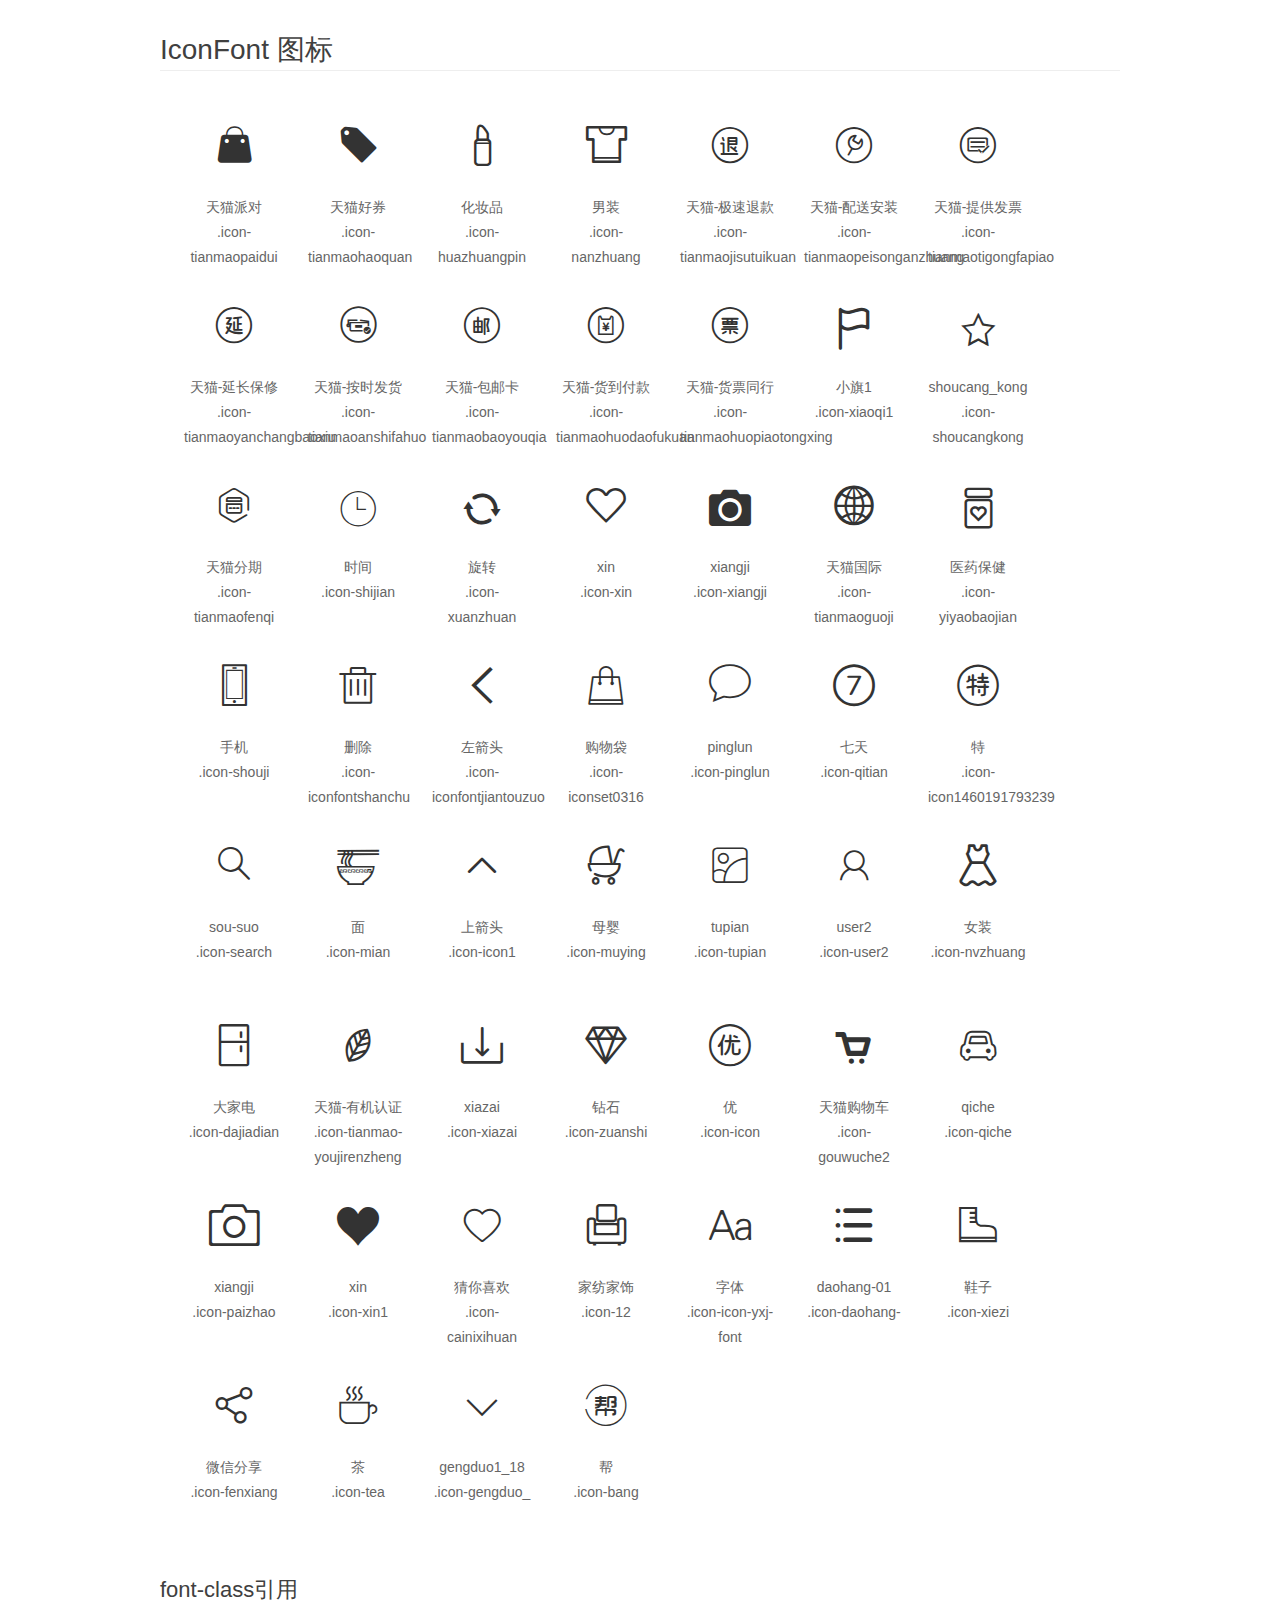
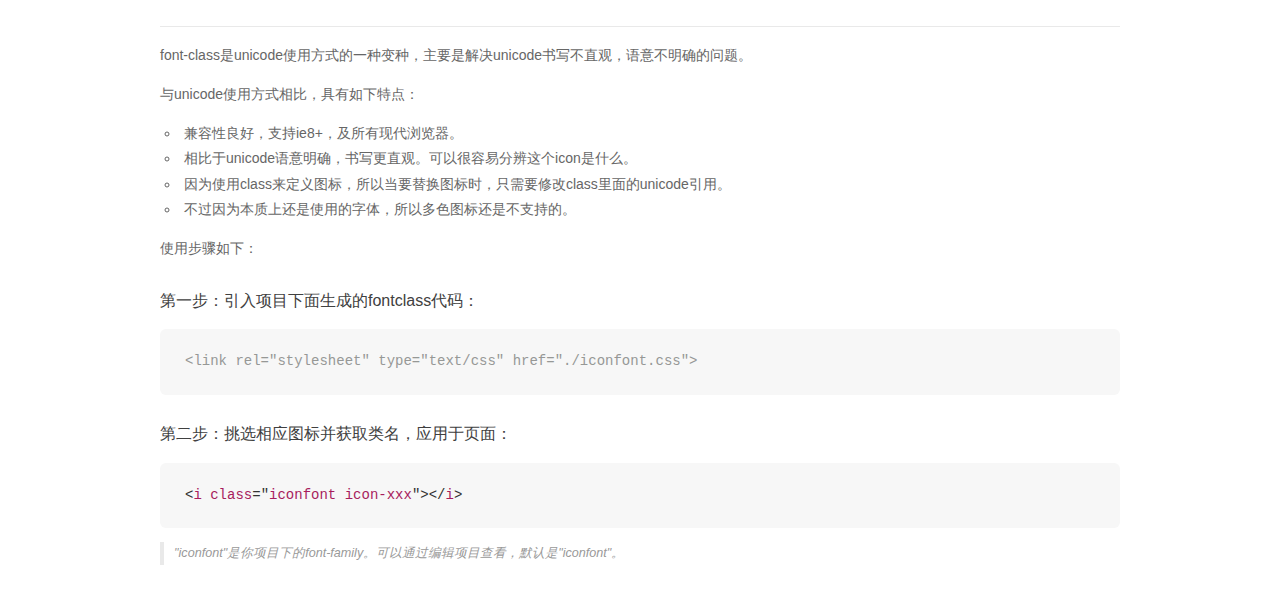
<file: tianmao/iconfont/demo_fontclass.html>
<!DOCTYPE html>
<html>
<head>
    <meta charset="utf-8"/>
    <title>IconFont</title>
    <link rel="stylesheet" href="demo.css">
    <link rel="stylesheet" href="iconfont.css">
</head>
<body>
    <div class="main markdown">
        <h1>IconFont 图标</h1>
        <ul class="icon_lists clear">
            
                <li>
                <i class="icon iconfont icon-tianmaopaidui"></i>
                    <div class="name">天猫派对</div>
                    <div class="fontclass">.icon-tianmaopaidui</div>
                </li>
            
                <li>
                <i class="icon iconfont icon-tianmaohaoquan"></i>
                    <div class="name">天猫好券</div>
                    <div class="fontclass">.icon-tianmaohaoquan</div>
                </li>
            
                <li>
                <i class="icon iconfont icon-huazhuangpin"></i>
                    <div class="name">化妆品</div>
                    <div class="fontclass">.icon-huazhuangpin</div>
                </li>
            
                <li>
                <i class="icon iconfont icon-nanzhuang"></i>
                    <div class="name">男装</div>
                    <div class="fontclass">.icon-nanzhuang</div>
                </li>
            
                <li>
                <i class="icon iconfont icon-tianmaojisutuikuan"></i>
                    <div class="name">天猫-极速退款</div>
                    <div class="fontclass">.icon-tianmaojisutuikuan</div>
                </li>
            
                <li>
                <i class="icon iconfont icon-tianmaopeisonganzhuang"></i>
                    <div class="name">天猫-配送安装</div>
                    <div class="fontclass">.icon-tianmaopeisonganzhuang</div>
                </li>
            
                <li>
                <i class="icon iconfont icon-tianmaotigongfapiao"></i>
                    <div class="name">天猫-提供发票</div>
                    <div class="fontclass">.icon-tianmaotigongfapiao</div>
                </li>
            
                <li>
                <i class="icon iconfont icon-tianmaoyanchangbaoxiu"></i>
                    <div class="name">天猫-延长保修</div>
                    <div class="fontclass">.icon-tianmaoyanchangbaoxiu</div>
                </li>
            
                <li>
                <i class="icon iconfont icon-tianmaoanshifahuo"></i>
                    <div class="name">天猫-按时发货</div>
                    <div class="fontclass">.icon-tianmaoanshifahuo</div>
                </li>
            
                <li>
                <i class="icon iconfont icon-tianmaobaoyouqia"></i>
                    <div class="name">天猫-包邮卡</div>
                    <div class="fontclass">.icon-tianmaobaoyouqia</div>
                </li>
            
                <li>
                <i class="icon iconfont icon-tianmaohuodaofukuan"></i>
                    <div class="name">天猫-货到付款</div>
                    <div class="fontclass">.icon-tianmaohuodaofukuan</div>
                </li>
            
                <li>
                <i class="icon iconfont icon-tianmaohuopiaotongxing"></i>
                    <div class="name">天猫-货票同行</div>
                    <div class="fontclass">.icon-tianmaohuopiaotongxing</div>
                </li>
            
                <li>
                <i class="icon iconfont icon-xiaoqi1"></i>
                    <div class="name">小旗1</div>
                    <div class="fontclass">.icon-xiaoqi1</div>
                </li>
            
                <li>
                <i class="icon iconfont icon-shoucangkong"></i>
                    <div class="name">shoucang_kong</div>
                    <div class="fontclass">.icon-shoucangkong</div>
                </li>
            
                <li>
                <i class="icon iconfont icon-tianmaofenqi"></i>
                    <div class="name">天猫分期</div>
                    <div class="fontclass">.icon-tianmaofenqi</div>
                </li>
            
                <li>
                <i class="icon iconfont icon-shijian"></i>
                    <div class="name">时间</div>
                    <div class="fontclass">.icon-shijian</div>
                </li>
            
                <li>
                <i class="icon iconfont icon-xuanzhuan"></i>
                    <div class="name">旋转</div>
                    <div class="fontclass">.icon-xuanzhuan</div>
                </li>
            
                <li>
                <i class="icon iconfont icon-xin"></i>
                    <div class="name">xin</div>
                    <div class="fontclass">.icon-xin</div>
                </li>
            
                <li>
                <i class="icon iconfont icon-xiangji"></i>
                    <div class="name">xiangji</div>
                    <div class="fontclass">.icon-xiangji</div>
                </li>
            
                <li>
                <i class="icon iconfont icon-tianmaoguoji"></i>
                    <div class="name">天猫国际</div>
                    <div class="fontclass">.icon-tianmaoguoji</div>
                </li>
            
                <li>
                <i class="icon iconfont icon-yiyaobaojian"></i>
                    <div class="name">医药保健</div>
                    <div class="fontclass">.icon-yiyaobaojian</div>
                </li>
            
                <li>
                <i class="icon iconfont icon-shouji"></i>
                    <div class="name">手机</div>
                    <div class="fontclass">.icon-shouji</div>
                </li>
            
                <li>
                <i class="icon iconfont icon-iconfontshanchu"></i>
                    <div class="name">删除</div>
                    <div class="fontclass">.icon-iconfontshanchu</div>
                </li>
            
                <li>
                <i class="icon iconfont icon-iconfontjiantouzuo"></i>
                    <div class="name">左箭头</div>
                    <div class="fontclass">.icon-iconfontjiantouzuo</div>
                </li>
            
                <li>
                <i class="icon iconfont icon-iconset0316"></i>
                    <div class="name">购物袋</div>
                    <div class="fontclass">.icon-iconset0316</div>
                </li>
            
                <li>
                <i class="icon iconfont icon-pinglun"></i>
                    <div class="name">pinglun</div>
                    <div class="fontclass">.icon-pinglun</div>
                </li>
            
                <li>
                <i class="icon iconfont icon-qitian"></i>
                    <div class="name">七天</div>
                    <div class="fontclass">.icon-qitian</div>
                </li>
            
                <li>
                <i class="icon iconfont icon-icon1460191793239"></i>
                    <div class="name">特</div>
                    <div class="fontclass">.icon-icon1460191793239</div>
                </li>
            
                <li>
                <i class="icon iconfont icon-search"></i>
                    <div class="name">sou-suo</div>
                    <div class="fontclass">.icon-search</div>
                </li>
            
                <li>
                <i class="icon iconfont icon-mian"></i>
                    <div class="name">面</div>
                    <div class="fontclass">.icon-mian</div>
                </li>
            
                <li>
                <i class="icon iconfont icon-icon1"></i>
                    <div class="name">上箭头</div>
                    <div class="fontclass">.icon-icon1</div>
                </li>
            
                <li>
                <i class="icon iconfont icon-muying"></i>
                    <div class="name">母婴</div>
                    <div class="fontclass">.icon-muying</div>
                </li>
            
                <li>
                <i class="icon iconfont icon-tupian"></i>
                    <div class="name">tupian</div>
                    <div class="fontclass">.icon-tupian</div>
                </li>
            
                <li>
                <i class="icon iconfont icon-user2"></i>
                    <div class="name">user2</div>
                    <div class="fontclass">.icon-user2</div>
                </li>
            
                <li>
                <i class="icon iconfont icon-nvzhuang"></i>
                    <div class="name">女装</div>
                    <div class="fontclass">.icon-nvzhuang</div>
                </li>
            
                <li>
                <i class="icon iconfont icon-dajiadian"></i>
                    <div class="name">大家电</div>
                    <div class="fontclass">.icon-dajiadian</div>
                </li>
            
                <li>
                <i class="icon iconfont icon-tianmao-youjirenzheng"></i>
                    <div class="name">天猫-有机认证</div>
                    <div class="fontclass">.icon-tianmao-youjirenzheng</div>
                </li>
            
                <li>
                <i class="icon iconfont icon-xiazai"></i>
                    <div class="name">xiazai</div>
                    <div class="fontclass">.icon-xiazai</div>
                </li>
            
                <li>
                <i class="icon iconfont icon-zuanshi"></i>
                    <div class="name">钻石</div>
                    <div class="fontclass">.icon-zuanshi</div>
                </li>
            
                <li>
                <i class="icon iconfont icon-icon"></i>
                    <div class="name">优</div>
                    <div class="fontclass">.icon-icon</div>
                </li>
            
                <li>
                <i class="icon iconfont icon-gouwuche2"></i>
                    <div class="name">天猫购物车 </div>
                    <div class="fontclass">.icon-gouwuche2</div>
                </li>
            
                <li>
                <i class="icon iconfont icon-qiche"></i>
                    <div class="name">qiche</div>
                    <div class="fontclass">.icon-qiche</div>
                </li>
            
                <li>
                <i class="icon iconfont icon-paizhao"></i>
                    <div class="name">xiangji</div>
                    <div class="fontclass">.icon-paizhao</div>
                </li>
            
                <li>
                <i class="icon iconfont icon-xin1"></i>
                    <div class="name">xin</div>
                    <div class="fontclass">.icon-xin1</div>
                </li>
            
                <li>
                <i class="icon iconfont icon-cainixihuan"></i>
                    <div class="name">猜你喜欢</div>
                    <div class="fontclass">.icon-cainixihuan</div>
                </li>
            
                <li>
                <i class="icon iconfont icon-12"></i>
                    <div class="name">家纺家饰</div>
                    <div class="fontclass">.icon-12</div>
                </li>
            
                <li>
                <i class="icon iconfont icon-icon-yxj-font"></i>
                    <div class="name">字体</div>
                    <div class="fontclass">.icon-icon-yxj-font</div>
                </li>
            
                <li>
                <i class="icon iconfont icon-daohang-"></i>
                    <div class="name">daohang-01</div>
                    <div class="fontclass">.icon-daohang-</div>
                </li>
            
                <li>
                <i class="icon iconfont icon-xiezi"></i>
                    <div class="name">鞋子</div>
                    <div class="fontclass">.icon-xiezi</div>
                </li>
            
                <li>
                <i class="icon iconfont icon-fenxiang"></i>
                    <div class="name">微信分享</div>
                    <div class="fontclass">.icon-fenxiang</div>
                </li>
            
                <li>
                <i class="icon iconfont icon-tea"></i>
                    <div class="name">茶</div>
                    <div class="fontclass">.icon-tea</div>
                </li>
            
                <li>
                <i class="icon iconfont icon-gengduo_"></i>
                    <div class="name">gengduo1_18</div>
                    <div class="fontclass">.icon-gengduo_</div>
                </li>
            
                <li>
                <i class="icon iconfont icon-bang"></i>
                    <div class="name">帮</div>
                    <div class="fontclass">.icon-bang</div>
                </li>
            
        </ul>

        <h2 id="font-class-">font-class引用</h2>
        <hr>

        <p>font-class是unicode使用方式的一种变种，主要是解决unicode书写不直观，语意不明确的问题。</p>
        <p>与unicode使用方式相比，具有如下特点：</p>
        <ul>
        <li>兼容性良好，支持ie8+，及所有现代浏览器。</li>
        <li>相比于unicode语意明确，书写更直观。可以很容易分辨这个icon是什么。</li>
        <li>因为使用class来定义图标，所以当要替换图标时，只需要修改class里面的unicode引用。</li>
        <li>不过因为本质上还是使用的字体，所以多色图标还是不支持的。</li>
        </ul>
        <p>使用步骤如下：</p>
        <h3 id="-fontclass-">第一步：引入项目下面生成的fontclass代码：</h3>


        <pre><code class="lang-js hljs javascript"><span class="hljs-comment">&lt;link rel="stylesheet" type="text/css" href="./iconfont.css"&gt;</span></code></pre>
        <h3 id="-">第二步：挑选相应图标并获取类名，应用于页面：</h3>
        <pre><code class="lang-css hljs">&lt;<span class="hljs-selector-tag">i</span> <span class="hljs-selector-tag">class</span>="<span class="hljs-selector-tag">iconfont</span> <span class="hljs-selector-tag">icon-xxx</span>"&gt;&lt;/<span class="hljs-selector-tag">i</span>&gt;</code></pre>
        <blockquote>
        <p>"iconfont"是你项目下的font-family。可以通过编辑项目查看，默认是"iconfont"。</p>
        </blockquote>
    </div>
</body>
</html>
</file>
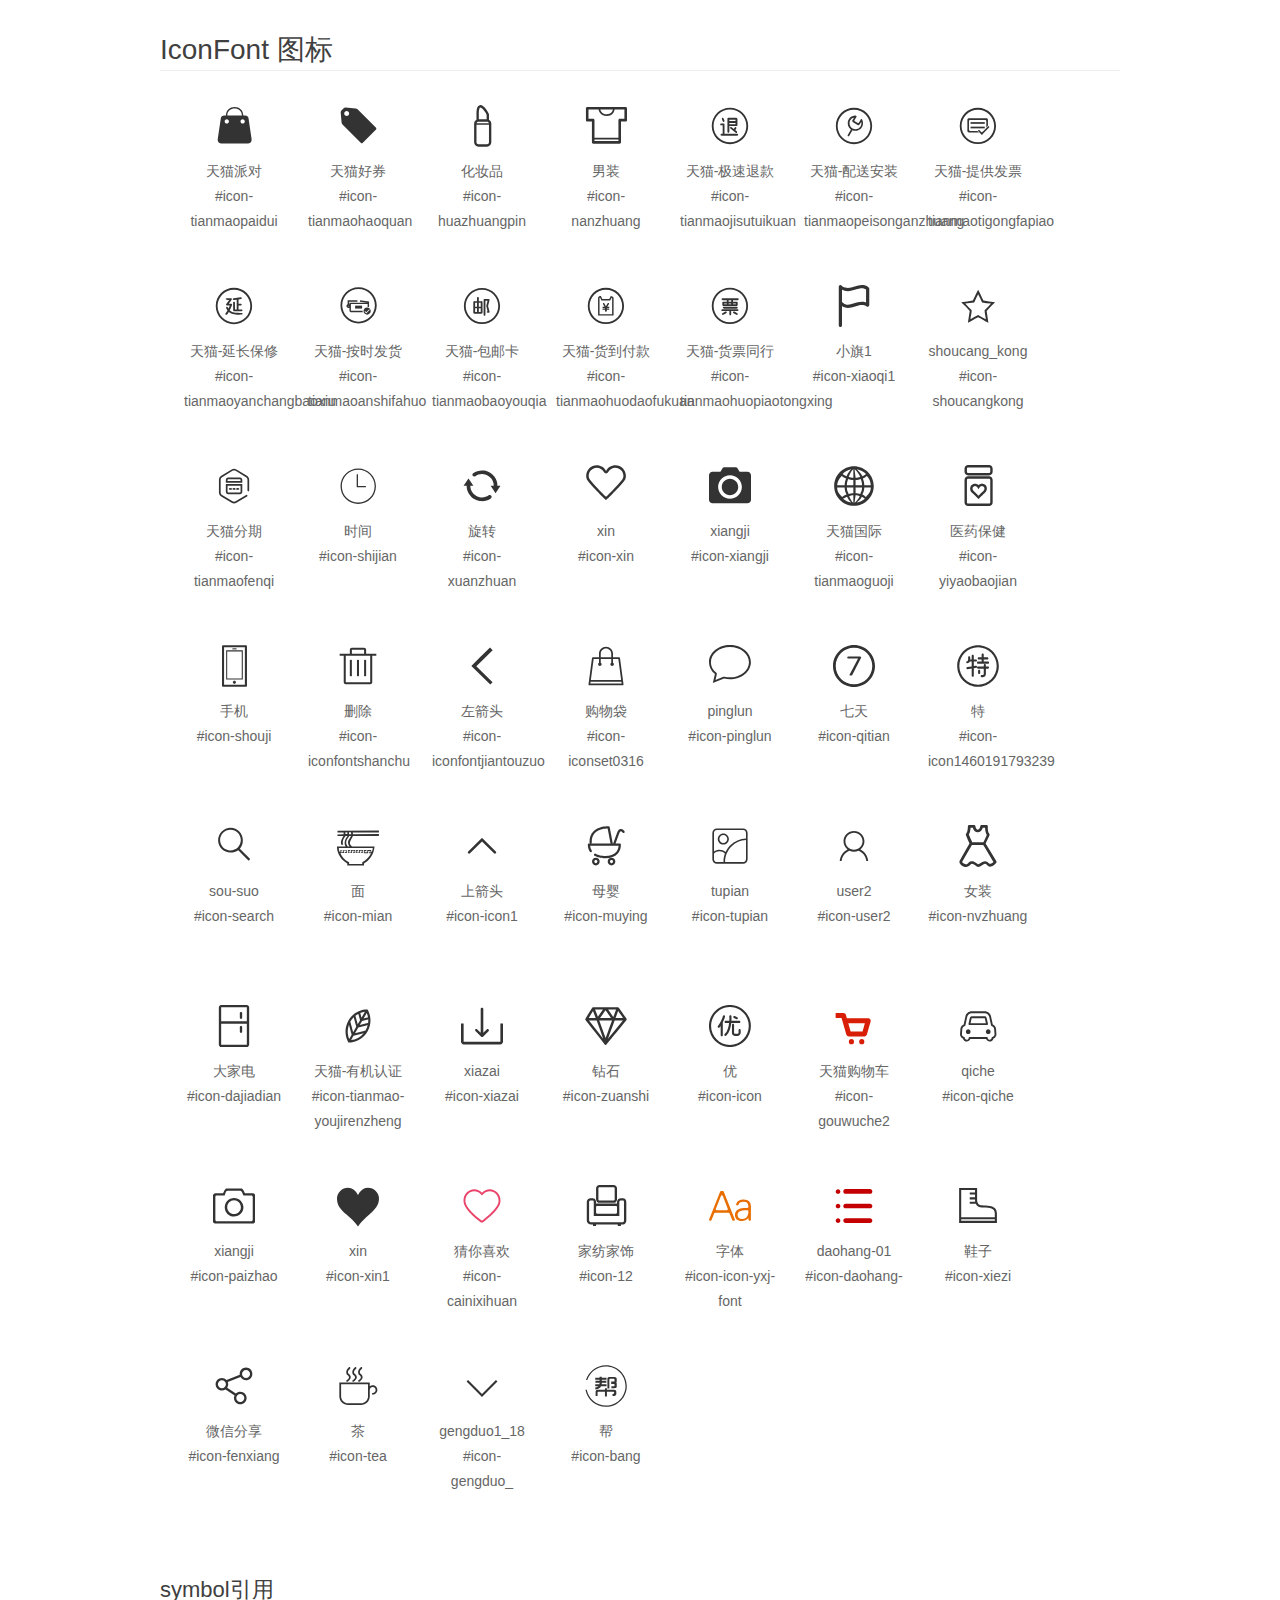
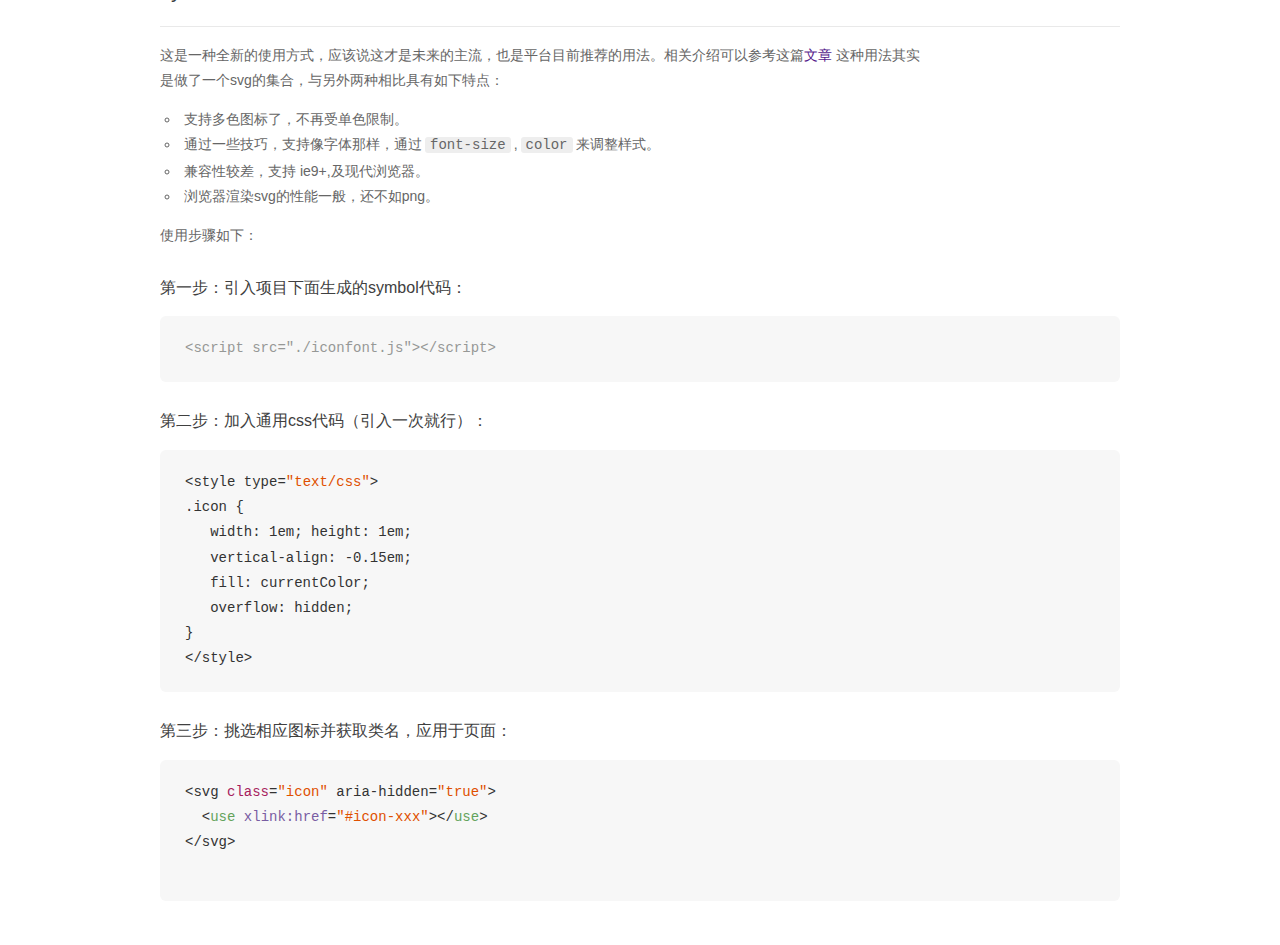
<file: tianmao/iconfont/demo_symbol.html>
<!DOCTYPE html>
<html>
<head>
    <meta charset="utf-8"/>
    <title>IconFont</title>
    <link rel="stylesheet" href="demo.css">
    <script src="iconfont.js"></script>

    <style type="text/css">
        .icon {
          /* 通过设置 font-size 来改变图标大小 */
          width: 1em; height: 1em;
          /* 图标和文字相邻时，垂直对齐 */
          vertical-align: -0.15em;
          /* 通过设置 color 来改变 SVG 的颜色/fill */
          fill: currentColor;
          /* path 和 stroke 溢出 viewBox 部分在 IE 下会显示
             normalize.css 中也包含这行 */
          overflow: hidden;
        }

    </style>
</head>
<body>
    <div class="main markdown">
        <h1>IconFont 图标</h1>
        <ul class="icon_lists clear">
            
                <li>
                    <svg class="icon" aria-hidden="true">
                        <use xlink:href="#icon-tianmaopaidui"></use>
                    </svg>
                    <div class="name">天猫派对</div>
                    <div class="fontclass">#icon-tianmaopaidui</div>
                </li>
            
                <li>
                    <svg class="icon" aria-hidden="true">
                        <use xlink:href="#icon-tianmaohaoquan"></use>
                    </svg>
                    <div class="name">天猫好券</div>
                    <div class="fontclass">#icon-tianmaohaoquan</div>
                </li>
            
                <li>
                    <svg class="icon" aria-hidden="true">
                        <use xlink:href="#icon-huazhuangpin"></use>
                    </svg>
                    <div class="name">化妆品</div>
                    <div class="fontclass">#icon-huazhuangpin</div>
                </li>
            
                <li>
                    <svg class="icon" aria-hidden="true">
                        <use xlink:href="#icon-nanzhuang"></use>
                    </svg>
                    <div class="name">男装</div>
                    <div class="fontclass">#icon-nanzhuang</div>
                </li>
            
                <li>
                    <svg class="icon" aria-hidden="true">
                        <use xlink:href="#icon-tianmaojisutuikuan"></use>
                    </svg>
                    <div class="name">天猫-极速退款</div>
                    <div class="fontclass">#icon-tianmaojisutuikuan</div>
                </li>
            
                <li>
                    <svg class="icon" aria-hidden="true">
                        <use xlink:href="#icon-tianmaopeisonganzhuang"></use>
                    </svg>
                    <div class="name">天猫-配送安装</div>
                    <div class="fontclass">#icon-tianmaopeisonganzhuang</div>
                </li>
            
                <li>
                    <svg class="icon" aria-hidden="true">
                        <use xlink:href="#icon-tianmaotigongfapiao"></use>
                    </svg>
                    <div class="name">天猫-提供发票</div>
                    <div class="fontclass">#icon-tianmaotigongfapiao</div>
                </li>
            
                <li>
                    <svg class="icon" aria-hidden="true">
                        <use xlink:href="#icon-tianmaoyanchangbaoxiu"></use>
                    </svg>
                    <div class="name">天猫-延长保修</div>
                    <div class="fontclass">#icon-tianmaoyanchangbaoxiu</div>
                </li>
            
                <li>
                    <svg class="icon" aria-hidden="true">
                        <use xlink:href="#icon-tianmaoanshifahuo"></use>
                    </svg>
                    <div class="name">天猫-按时发货</div>
                    <div class="fontclass">#icon-tianmaoanshifahuo</div>
                </li>
            
                <li>
                    <svg class="icon" aria-hidden="true">
                        <use xlink:href="#icon-tianmaobaoyouqia"></use>
                    </svg>
                    <div class="name">天猫-包邮卡</div>
                    <div class="fontclass">#icon-tianmaobaoyouqia</div>
                </li>
            
                <li>
                    <svg class="icon" aria-hidden="true">
                        <use xlink:href="#icon-tianmaohuodaofukuan"></use>
                    </svg>
                    <div class="name">天猫-货到付款</div>
                    <div class="fontclass">#icon-tianmaohuodaofukuan</div>
                </li>
            
                <li>
                    <svg class="icon" aria-hidden="true">
                        <use xlink:href="#icon-tianmaohuopiaotongxing"></use>
                    </svg>
                    <div class="name">天猫-货票同行</div>
                    <div class="fontclass">#icon-tianmaohuopiaotongxing</div>
                </li>
            
                <li>
                    <svg class="icon" aria-hidden="true">
                        <use xlink:href="#icon-xiaoqi1"></use>
                    </svg>
                    <div class="name">小旗1</div>
                    <div class="fontclass">#icon-xiaoqi1</div>
                </li>
            
                <li>
                    <svg class="icon" aria-hidden="true">
                        <use xlink:href="#icon-shoucangkong"></use>
                    </svg>
                    <div class="name">shoucang_kong</div>
                    <div class="fontclass">#icon-shoucangkong</div>
                </li>
            
                <li>
                    <svg class="icon" aria-hidden="true">
                        <use xlink:href="#icon-tianmaofenqi"></use>
                    </svg>
                    <div class="name">天猫分期</div>
                    <div class="fontclass">#icon-tianmaofenqi</div>
                </li>
            
                <li>
                    <svg class="icon" aria-hidden="true">
                        <use xlink:href="#icon-shijian"></use>
                    </svg>
                    <div class="name">时间</div>
                    <div class="fontclass">#icon-shijian</div>
                </li>
            
                <li>
                    <svg class="icon" aria-hidden="true">
                        <use xlink:href="#icon-xuanzhuan"></use>
                    </svg>
                    <div class="name">旋转</div>
                    <div class="fontclass">#icon-xuanzhuan</div>
                </li>
            
                <li>
                    <svg class="icon" aria-hidden="true">
                        <use xlink:href="#icon-xin"></use>
                    </svg>
                    <div class="name">xin</div>
                    <div class="fontclass">#icon-xin</div>
                </li>
            
                <li>
                    <svg class="icon" aria-hidden="true">
                        <use xlink:href="#icon-xiangji"></use>
                    </svg>
                    <div class="name">xiangji</div>
                    <div class="fontclass">#icon-xiangji</div>
                </li>
            
                <li>
                    <svg class="icon" aria-hidden="true">
                        <use xlink:href="#icon-tianmaoguoji"></use>
                    </svg>
                    <div class="name">天猫国际</div>
                    <div class="fontclass">#icon-tianmaoguoji</div>
                </li>
            
                <li>
                    <svg class="icon" aria-hidden="true">
                        <use xlink:href="#icon-yiyaobaojian"></use>
                    </svg>
                    <div class="name">医药保健</div>
                    <div class="fontclass">#icon-yiyaobaojian</div>
                </li>
            
                <li>
                    <svg class="icon" aria-hidden="true">
                        <use xlink:href="#icon-shouji"></use>
                    </svg>
                    <div class="name">手机</div>
                    <div class="fontclass">#icon-shouji</div>
                </li>
            
                <li>
                    <svg class="icon" aria-hidden="true">
                        <use xlink:href="#icon-iconfontshanchu"></use>
                    </svg>
                    <div class="name">删除</div>
                    <div class="fontclass">#icon-iconfontshanchu</div>
                </li>
            
                <li>
                    <svg class="icon" aria-hidden="true">
                        <use xlink:href="#icon-iconfontjiantouzuo"></use>
                    </svg>
                    <div class="name">左箭头</div>
                    <div class="fontclass">#icon-iconfontjiantouzuo</div>
                </li>
            
                <li>
                    <svg class="icon" aria-hidden="true">
                        <use xlink:href="#icon-iconset0316"></use>
                    </svg>
                    <div class="name">购物袋</div>
                    <div class="fontclass">#icon-iconset0316</div>
                </li>
            
                <li>
                    <svg class="icon" aria-hidden="true">
                        <use xlink:href="#icon-pinglun"></use>
                    </svg>
                    <div class="name">pinglun</div>
                    <div class="fontclass">#icon-pinglun</div>
                </li>
            
                <li>
                    <svg class="icon" aria-hidden="true">
                        <use xlink:href="#icon-qitian"></use>
                    </svg>
                    <div class="name">七天</div>
                    <div class="fontclass">#icon-qitian</div>
                </li>
            
                <li>
                    <svg class="icon" aria-hidden="true">
                        <use xlink:href="#icon-icon1460191793239"></use>
                    </svg>
                    <div class="name">特</div>
                    <div class="fontclass">#icon-icon1460191793239</div>
                </li>
            
                <li>
                    <svg class="icon" aria-hidden="true">
                        <use xlink:href="#icon-search"></use>
                    </svg>
                    <div class="name">sou-suo</div>
                    <div class="fontclass">#icon-search</div>
                </li>
            
                <li>
                    <svg class="icon" aria-hidden="true">
                        <use xlink:href="#icon-mian"></use>
                    </svg>
                    <div class="name">面</div>
                    <div class="fontclass">#icon-mian</div>
                </li>
            
                <li>
                    <svg class="icon" aria-hidden="true">
                        <use xlink:href="#icon-icon1"></use>
                    </svg>
                    <div class="name">上箭头</div>
                    <div class="fontclass">#icon-icon1</div>
                </li>
            
                <li>
                    <svg class="icon" aria-hidden="true">
                        <use xlink:href="#icon-muying"></use>
                    </svg>
                    <div class="name">母婴</div>
                    <div class="fontclass">#icon-muying</div>
                </li>
            
                <li>
                    <svg class="icon" aria-hidden="true">
                        <use xlink:href="#icon-tupian"></use>
                    </svg>
                    <div class="name">tupian</div>
                    <div class="fontclass">#icon-tupian</div>
                </li>
            
                <li>
                    <svg class="icon" aria-hidden="true">
                        <use xlink:href="#icon-user2"></use>
                    </svg>
                    <div class="name">user2</div>
                    <div class="fontclass">#icon-user2</div>
                </li>
            
                <li>
                    <svg class="icon" aria-hidden="true">
                        <use xlink:href="#icon-nvzhuang"></use>
                    </svg>
                    <div class="name">女装</div>
                    <div class="fontclass">#icon-nvzhuang</div>
                </li>
            
                <li>
                    <svg class="icon" aria-hidden="true">
                        <use xlink:href="#icon-dajiadian"></use>
                    </svg>
                    <div class="name">大家电</div>
                    <div class="fontclass">#icon-dajiadian</div>
                </li>
            
                <li>
                    <svg class="icon" aria-hidden="true">
                        <use xlink:href="#icon-tianmao-youjirenzheng"></use>
                    </svg>
                    <div class="name">天猫-有机认证</div>
                    <div class="fontclass">#icon-tianmao-youjirenzheng</div>
                </li>
            
                <li>
                    <svg class="icon" aria-hidden="true">
                        <use xlink:href="#icon-xiazai"></use>
                    </svg>
                    <div class="name">xiazai</div>
                    <div class="fontclass">#icon-xiazai</div>
                </li>
            
                <li>
                    <svg class="icon" aria-hidden="true">
                        <use xlink:href="#icon-zuanshi"></use>
                    </svg>
                    <div class="name">钻石</div>
                    <div class="fontclass">#icon-zuanshi</div>
                </li>
            
                <li>
                    <svg class="icon" aria-hidden="true">
                        <use xlink:href="#icon-icon"></use>
                    </svg>
                    <div class="name">优</div>
                    <div class="fontclass">#icon-icon</div>
                </li>
            
                <li>
                    <svg class="icon" aria-hidden="true">
                        <use xlink:href="#icon-gouwuche2"></use>
                    </svg>
                    <div class="name">天猫购物车 </div>
                    <div class="fontclass">#icon-gouwuche2</div>
                </li>
            
                <li>
                    <svg class="icon" aria-hidden="true">
                        <use xlink:href="#icon-qiche"></use>
                    </svg>
                    <div class="name">qiche</div>
                    <div class="fontclass">#icon-qiche</div>
                </li>
            
                <li>
                    <svg class="icon" aria-hidden="true">
                        <use xlink:href="#icon-paizhao"></use>
                    </svg>
                    <div class="name">xiangji</div>
                    <div class="fontclass">#icon-paizhao</div>
                </li>
            
                <li>
                    <svg class="icon" aria-hidden="true">
                        <use xlink:href="#icon-xin1"></use>
                    </svg>
                    <div class="name">xin</div>
                    <div class="fontclass">#icon-xin1</div>
                </li>
            
                <li>
                    <svg class="icon" aria-hidden="true">
                        <use xlink:href="#icon-cainixihuan"></use>
                    </svg>
                    <div class="name">猜你喜欢</div>
                    <div class="fontclass">#icon-cainixihuan</div>
                </li>
            
                <li>
                    <svg class="icon" aria-hidden="true">
                        <use xlink:href="#icon-12"></use>
                    </svg>
                    <div class="name">家纺家饰</div>
                    <div class="fontclass">#icon-12</div>
                </li>
            
                <li>
                    <svg class="icon" aria-hidden="true">
                        <use xlink:href="#icon-icon-yxj-font"></use>
                    </svg>
                    <div class="name">字体</div>
                    <div class="fontclass">#icon-icon-yxj-font</div>
                </li>
            
                <li>
                    <svg class="icon" aria-hidden="true">
                        <use xlink:href="#icon-daohang-"></use>
                    </svg>
                    <div class="name">daohang-01</div>
                    <div class="fontclass">#icon-daohang-</div>
                </li>
            
                <li>
                    <svg class="icon" aria-hidden="true">
                        <use xlink:href="#icon-xiezi"></use>
                    </svg>
                    <div class="name">鞋子</div>
                    <div class="fontclass">#icon-xiezi</div>
                </li>
            
                <li>
                    <svg class="icon" aria-hidden="true">
                        <use xlink:href="#icon-fenxiang"></use>
                    </svg>
                    <div class="name">微信分享</div>
                    <div class="fontclass">#icon-fenxiang</div>
                </li>
            
                <li>
                    <svg class="icon" aria-hidden="true">
                        <use xlink:href="#icon-tea"></use>
                    </svg>
                    <div class="name">茶</div>
                    <div class="fontclass">#icon-tea</div>
                </li>
            
                <li>
                    <svg class="icon" aria-hidden="true">
                        <use xlink:href="#icon-gengduo_"></use>
                    </svg>
                    <div class="name">gengduo1_18</div>
                    <div class="fontclass">#icon-gengduo_</div>
                </li>
            
                <li>
                    <svg class="icon" aria-hidden="true">
                        <use xlink:href="#icon-bang"></use>
                    </svg>
                    <div class="name">帮</div>
                    <div class="fontclass">#icon-bang</div>
                </li>
            
        </ul>


        <h2 id="symbol-">symbol引用</h2>
        <hr>

        <p>这是一种全新的使用方式，应该说这才是未来的主流，也是平台目前推荐的用法。相关介绍可以参考这篇<a href="">文章</a>
        这种用法其实是做了一个svg的集合，与另外两种相比具有如下特点：</p>
        <ul>
          <li>支持多色图标了，不再受单色限制。</li>
          <li>通过一些技巧，支持像字体那样，通过<code>font-size</code>,<code>color</code>来调整样式。</li>
          <li>兼容性较差，支持 ie9+,及现代浏览器。</li>
          <li>浏览器渲染svg的性能一般，还不如png。</li>
        </ul>
        <p>使用步骤如下：</p>
        <h3 id="-symbol-">第一步：引入项目下面生成的symbol代码：</h3>
        <pre><code class="lang-js hljs javascript"><span class="hljs-comment">&lt;script src="./iconfont.js"&gt;&lt;/script&gt;</span></code></pre>
        <h3 id="-css-">第二步：加入通用css代码（引入一次就行）：</h3>
        <pre><code class="lang-js hljs javascript">&lt;style type=<span class="hljs-string">"text/css"</span>&gt;
.icon {
   width: <span class="hljs-number">1</span>em; height: <span class="hljs-number">1</span>em;
   vertical-align: <span class="hljs-number">-0.15</span>em;
   fill: currentColor;
   overflow: hidden;
}
&lt;<span class="hljs-regexp">/style&gt;</span></code></pre>
        <h3 id="-">第三步：挑选相应图标并获取类名，应用于页面：</h3>
        <pre><code class="lang-js hljs javascript">&lt;svg <span class="hljs-class"><span class="hljs-keyword">class</span></span>=<span class="hljs-string">"icon"</span> aria-hidden=<span class="hljs-string">"true"</span>&gt;<span class="xml"><span class="hljs-tag">
  &lt;<span class="hljs-name">use</span> <span class="hljs-attr">xlink:href</span>=<span class="hljs-string">"#icon-xxx"</span>&gt;</span><span class="hljs-tag">&lt;/<span class="hljs-name">use</span>&gt;</span>
</span>&lt;<span class="hljs-regexp">/svg&gt;
        </span></code></pre>
    </div>
</body>
</html>
</file>
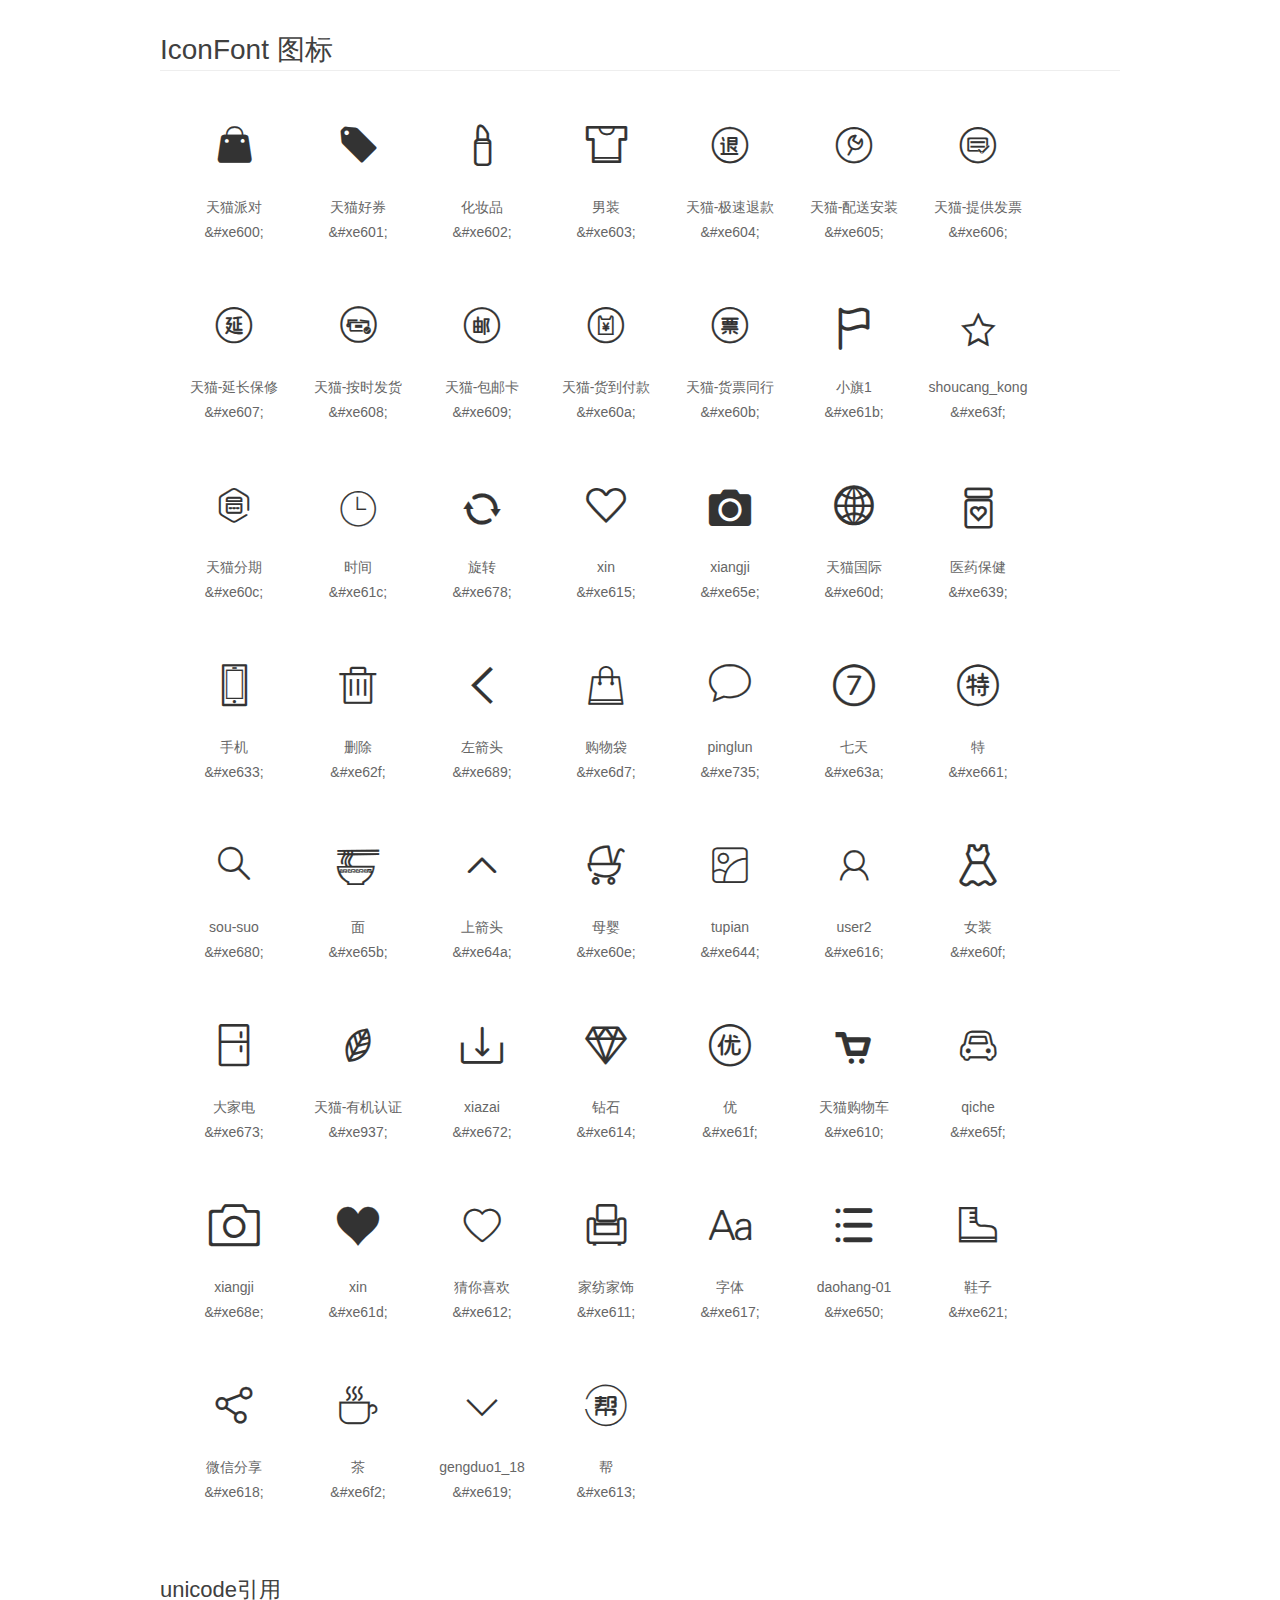
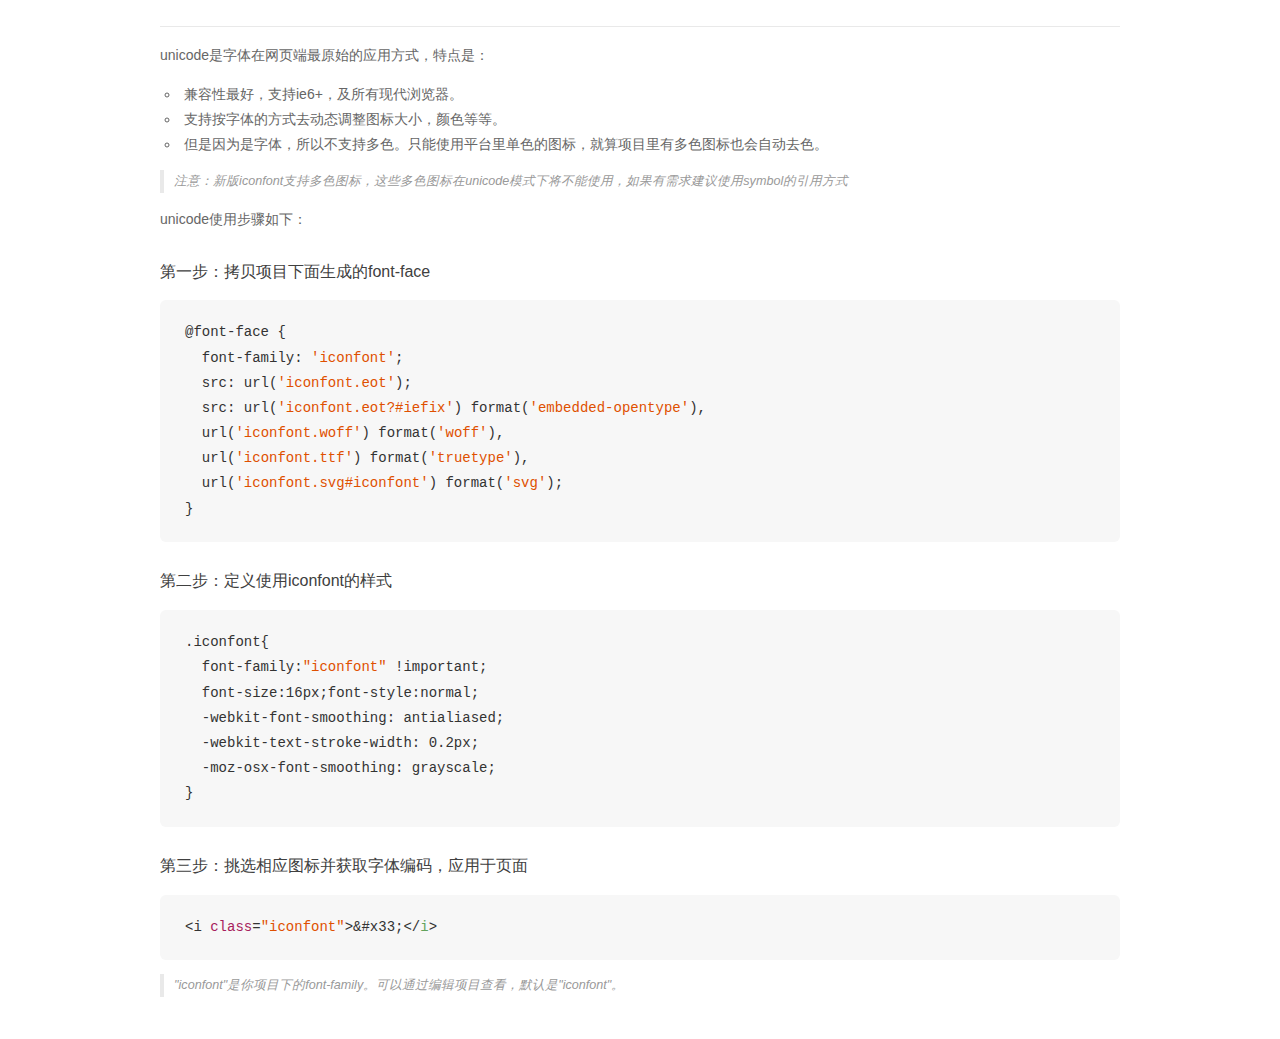
<file: tianmao/iconfont/demo_unicode.html>
<!DOCTYPE html>
<html>
<head>
    <meta charset="utf-8"/>
    <title>IconFont</title>
    <link rel="stylesheet" href="demo.css">

    <style type="text/css">

        @font-face {font-family: "iconfont";
          src: url('iconfont.eot'); /* IE9*/
          src: url('iconfont.eot#iefix') format('embedded-opentype'), /* IE6-IE8 */
          url('iconfont.woff') format('woff'), /* chrome, firefox */
          url('iconfont.ttf') format('truetype'), /* chrome, firefox, opera, Safari, Android, iOS 4.2+*/
          url('iconfont.svg#iconfont') format('svg'); /* iOS 4.1- */
        }

        .iconfont {
          font-family:"iconfont" !important;
          font-size:16px;
          font-style:normal;
          -webkit-font-smoothing: antialiased;
          -webkit-text-stroke-width: 0.2px;
          -moz-osx-font-smoothing: grayscale;
        }

    </style>
</head>
<body>
    <div class="main markdown">
        <h1>IconFont 图标</h1>
        <ul class="icon_lists clear">
            
                <li>
                <i class="icon iconfont">&#xe600;</i>
                    <div class="name">天猫派对</div>
                    <div class="code">&amp;#xe600;</div>
                </li>
            
                <li>
                <i class="icon iconfont">&#xe601;</i>
                    <div class="name">天猫好券</div>
                    <div class="code">&amp;#xe601;</div>
                </li>
            
                <li>
                <i class="icon iconfont">&#xe602;</i>
                    <div class="name">化妆品</div>
                    <div class="code">&amp;#xe602;</div>
                </li>
            
                <li>
                <i class="icon iconfont">&#xe603;</i>
                    <div class="name">男装</div>
                    <div class="code">&amp;#xe603;</div>
                </li>
            
                <li>
                <i class="icon iconfont">&#xe604;</i>
                    <div class="name">天猫-极速退款</div>
                    <div class="code">&amp;#xe604;</div>
                </li>
            
                <li>
                <i class="icon iconfont">&#xe605;</i>
                    <div class="name">天猫-配送安装</div>
                    <div class="code">&amp;#xe605;</div>
                </li>
            
                <li>
                <i class="icon iconfont">&#xe606;</i>
                    <div class="name">天猫-提供发票</div>
                    <div class="code">&amp;#xe606;</div>
                </li>
            
                <li>
                <i class="icon iconfont">&#xe607;</i>
                    <div class="name">天猫-延长保修</div>
                    <div class="code">&amp;#xe607;</div>
                </li>
            
                <li>
                <i class="icon iconfont">&#xe608;</i>
                    <div class="name">天猫-按时发货</div>
                    <div class="code">&amp;#xe608;</div>
                </li>
            
                <li>
                <i class="icon iconfont">&#xe609;</i>
                    <div class="name">天猫-包邮卡</div>
                    <div class="code">&amp;#xe609;</div>
                </li>
            
                <li>
                <i class="icon iconfont">&#xe60a;</i>
                    <div class="name">天猫-货到付款</div>
                    <div class="code">&amp;#xe60a;</div>
                </li>
            
                <li>
                <i class="icon iconfont">&#xe60b;</i>
                    <div class="name">天猫-货票同行</div>
                    <div class="code">&amp;#xe60b;</div>
                </li>
            
                <li>
                <i class="icon iconfont">&#xe61b;</i>
                    <div class="name">小旗1</div>
                    <div class="code">&amp;#xe61b;</div>
                </li>
            
                <li>
                <i class="icon iconfont">&#xe63f;</i>
                    <div class="name">shoucang_kong</div>
                    <div class="code">&amp;#xe63f;</div>
                </li>
            
                <li>
                <i class="icon iconfont">&#xe60c;</i>
                    <div class="name">天猫分期</div>
                    <div class="code">&amp;#xe60c;</div>
                </li>
            
                <li>
                <i class="icon iconfont">&#xe61c;</i>
                    <div class="name">时间</div>
                    <div class="code">&amp;#xe61c;</div>
                </li>
            
                <li>
                <i class="icon iconfont">&#xe678;</i>
                    <div class="name">旋转</div>
                    <div class="code">&amp;#xe678;</div>
                </li>
            
                <li>
                <i class="icon iconfont">&#xe615;</i>
                    <div class="name">xin</div>
                    <div class="code">&amp;#xe615;</div>
                </li>
            
                <li>
                <i class="icon iconfont">&#xe65e;</i>
                    <div class="name">xiangji</div>
                    <div class="code">&amp;#xe65e;</div>
                </li>
            
                <li>
                <i class="icon iconfont">&#xe60d;</i>
                    <div class="name">天猫国际</div>
                    <div class="code">&amp;#xe60d;</div>
                </li>
            
                <li>
                <i class="icon iconfont">&#xe639;</i>
                    <div class="name">医药保健</div>
                    <div class="code">&amp;#xe639;</div>
                </li>
            
                <li>
                <i class="icon iconfont">&#xe633;</i>
                    <div class="name">手机</div>
                    <div class="code">&amp;#xe633;</div>
                </li>
            
                <li>
                <i class="icon iconfont">&#xe62f;</i>
                    <div class="name">删除</div>
                    <div class="code">&amp;#xe62f;</div>
                </li>
            
                <li>
                <i class="icon iconfont">&#xe689;</i>
                    <div class="name">左箭头</div>
                    <div class="code">&amp;#xe689;</div>
                </li>
            
                <li>
                <i class="icon iconfont">&#xe6d7;</i>
                    <div class="name">购物袋</div>
                    <div class="code">&amp;#xe6d7;</div>
                </li>
            
                <li>
                <i class="icon iconfont">&#xe735;</i>
                    <div class="name">pinglun</div>
                    <div class="code">&amp;#xe735;</div>
                </li>
            
                <li>
                <i class="icon iconfont">&#xe63a;</i>
                    <div class="name">七天</div>
                    <div class="code">&amp;#xe63a;</div>
                </li>
            
                <li>
                <i class="icon iconfont">&#xe661;</i>
                    <div class="name">特</div>
                    <div class="code">&amp;#xe661;</div>
                </li>
            
                <li>
                <i class="icon iconfont">&#xe680;</i>
                    <div class="name">sou-suo</div>
                    <div class="code">&amp;#xe680;</div>
                </li>
            
                <li>
                <i class="icon iconfont">&#xe65b;</i>
                    <div class="name">面</div>
                    <div class="code">&amp;#xe65b;</div>
                </li>
            
                <li>
                <i class="icon iconfont">&#xe64a;</i>
                    <div class="name">上箭头</div>
                    <div class="code">&amp;#xe64a;</div>
                </li>
            
                <li>
                <i class="icon iconfont">&#xe60e;</i>
                    <div class="name">母婴</div>
                    <div class="code">&amp;#xe60e;</div>
                </li>
            
                <li>
                <i class="icon iconfont">&#xe644;</i>
                    <div class="name">tupian</div>
                    <div class="code">&amp;#xe644;</div>
                </li>
            
                <li>
                <i class="icon iconfont">&#xe616;</i>
                    <div class="name">user2</div>
                    <div class="code">&amp;#xe616;</div>
                </li>
            
                <li>
                <i class="icon iconfont">&#xe60f;</i>
                    <div class="name">女装</div>
                    <div class="code">&amp;#xe60f;</div>
                </li>
            
                <li>
                <i class="icon iconfont">&#xe673;</i>
                    <div class="name">大家电</div>
                    <div class="code">&amp;#xe673;</div>
                </li>
            
                <li>
                <i class="icon iconfont">&#xe937;</i>
                    <div class="name">天猫-有机认证</div>
                    <div class="code">&amp;#xe937;</div>
                </li>
            
                <li>
                <i class="icon iconfont">&#xe672;</i>
                    <div class="name">xiazai</div>
                    <div class="code">&amp;#xe672;</div>
                </li>
            
                <li>
                <i class="icon iconfont">&#xe614;</i>
                    <div class="name">钻石</div>
                    <div class="code">&amp;#xe614;</div>
                </li>
            
                <li>
                <i class="icon iconfont">&#xe61f;</i>
                    <div class="name">优</div>
                    <div class="code">&amp;#xe61f;</div>
                </li>
            
                <li>
                <i class="icon iconfont">&#xe610;</i>
                    <div class="name">天猫购物车 </div>
                    <div class="code">&amp;#xe610;</div>
                </li>
            
                <li>
                <i class="icon iconfont">&#xe65f;</i>
                    <div class="name">qiche</div>
                    <div class="code">&amp;#xe65f;</div>
                </li>
            
                <li>
                <i class="icon iconfont">&#xe68e;</i>
                    <div class="name">xiangji</div>
                    <div class="code">&amp;#xe68e;</div>
                </li>
            
                <li>
                <i class="icon iconfont">&#xe61d;</i>
                    <div class="name">xin</div>
                    <div class="code">&amp;#xe61d;</div>
                </li>
            
                <li>
                <i class="icon iconfont">&#xe612;</i>
                    <div class="name">猜你喜欢</div>
                    <div class="code">&amp;#xe612;</div>
                </li>
            
                <li>
                <i class="icon iconfont">&#xe611;</i>
                    <div class="name">家纺家饰</div>
                    <div class="code">&amp;#xe611;</div>
                </li>
            
                <li>
                <i class="icon iconfont">&#xe617;</i>
                    <div class="name">字体</div>
                    <div class="code">&amp;#xe617;</div>
                </li>
            
                <li>
                <i class="icon iconfont">&#xe650;</i>
                    <div class="name">daohang-01</div>
                    <div class="code">&amp;#xe650;</div>
                </li>
            
                <li>
                <i class="icon iconfont">&#xe621;</i>
                    <div class="name">鞋子</div>
                    <div class="code">&amp;#xe621;</div>
                </li>
            
                <li>
                <i class="icon iconfont">&#xe618;</i>
                    <div class="name">微信分享</div>
                    <div class="code">&amp;#xe618;</div>
                </li>
            
                <li>
                <i class="icon iconfont">&#xe6f2;</i>
                    <div class="name">茶</div>
                    <div class="code">&amp;#xe6f2;</div>
                </li>
            
                <li>
                <i class="icon iconfont">&#xe619;</i>
                    <div class="name">gengduo1_18</div>
                    <div class="code">&amp;#xe619;</div>
                </li>
            
                <li>
                <i class="icon iconfont">&#xe613;</i>
                    <div class="name">帮</div>
                    <div class="code">&amp;#xe613;</div>
                </li>
            
        </ul>
        <h2 id="unicode-">unicode引用</h2>
        <hr>

        <p>unicode是字体在网页端最原始的应用方式，特点是：</p>
        <ul>
        <li>兼容性最好，支持ie6+，及所有现代浏览器。</li>
        <li>支持按字体的方式去动态调整图标大小，颜色等等。</li>
        <li>但是因为是字体，所以不支持多色。只能使用平台里单色的图标，就算项目里有多色图标也会自动去色。</li>
        </ul>
        <blockquote>
        <p>注意：新版iconfont支持多色图标，这些多色图标在unicode模式下将不能使用，如果有需求建议使用symbol的引用方式</p>
        </blockquote>
        <p>unicode使用步骤如下：</p>
        <h3 id="-font-face">第一步：拷贝项目下面生成的font-face</h3>
        <pre><code class="lang-js hljs javascript">@font-face {
  font-family: <span class="hljs-string">'iconfont'</span>;
  src: url(<span class="hljs-string">'iconfont.eot'</span>);
  src: url(<span class="hljs-string">'iconfont.eot?#iefix'</span>) format(<span class="hljs-string">'embedded-opentype'</span>),
  url(<span class="hljs-string">'iconfont.woff'</span>) format(<span class="hljs-string">'woff'</span>),
  url(<span class="hljs-string">'iconfont.ttf'</span>) format(<span class="hljs-string">'truetype'</span>),
  url(<span class="hljs-string">'iconfont.svg#iconfont'</span>) format(<span class="hljs-string">'svg'</span>);
}
</code></pre>
        <h3 id="-iconfont-">第二步：定义使用iconfont的样式</h3>
        <pre><code class="lang-js hljs javascript">.iconfont{
  font-family:<span class="hljs-string">"iconfont"</span> !important;
  font-size:<span class="hljs-number">16</span>px;font-style:normal;
  -webkit-font-smoothing: antialiased;
  -webkit-text-stroke-width: <span class="hljs-number">0.2</span>px;
  -moz-osx-font-smoothing: grayscale;
}
</code></pre>
        <h3 id="-">第三步：挑选相应图标并获取字体编码，应用于页面</h3>
        <pre><code class="lang-js hljs javascript">&lt;i <span class="hljs-class"><span class="hljs-keyword">class</span></span>=<span class="hljs-string">"iconfont"</span>&gt;&amp;#x33;<span class="xml"><span class="hljs-tag">&lt;/<span class="hljs-name">i</span>&gt;</span></span></code></pre>

        <blockquote>
        <p>"iconfont"是你项目下的font-family。可以通过编辑项目查看，默认是"iconfont"。</p>
        </blockquote>
    </div>


</body>
</html>
</file>
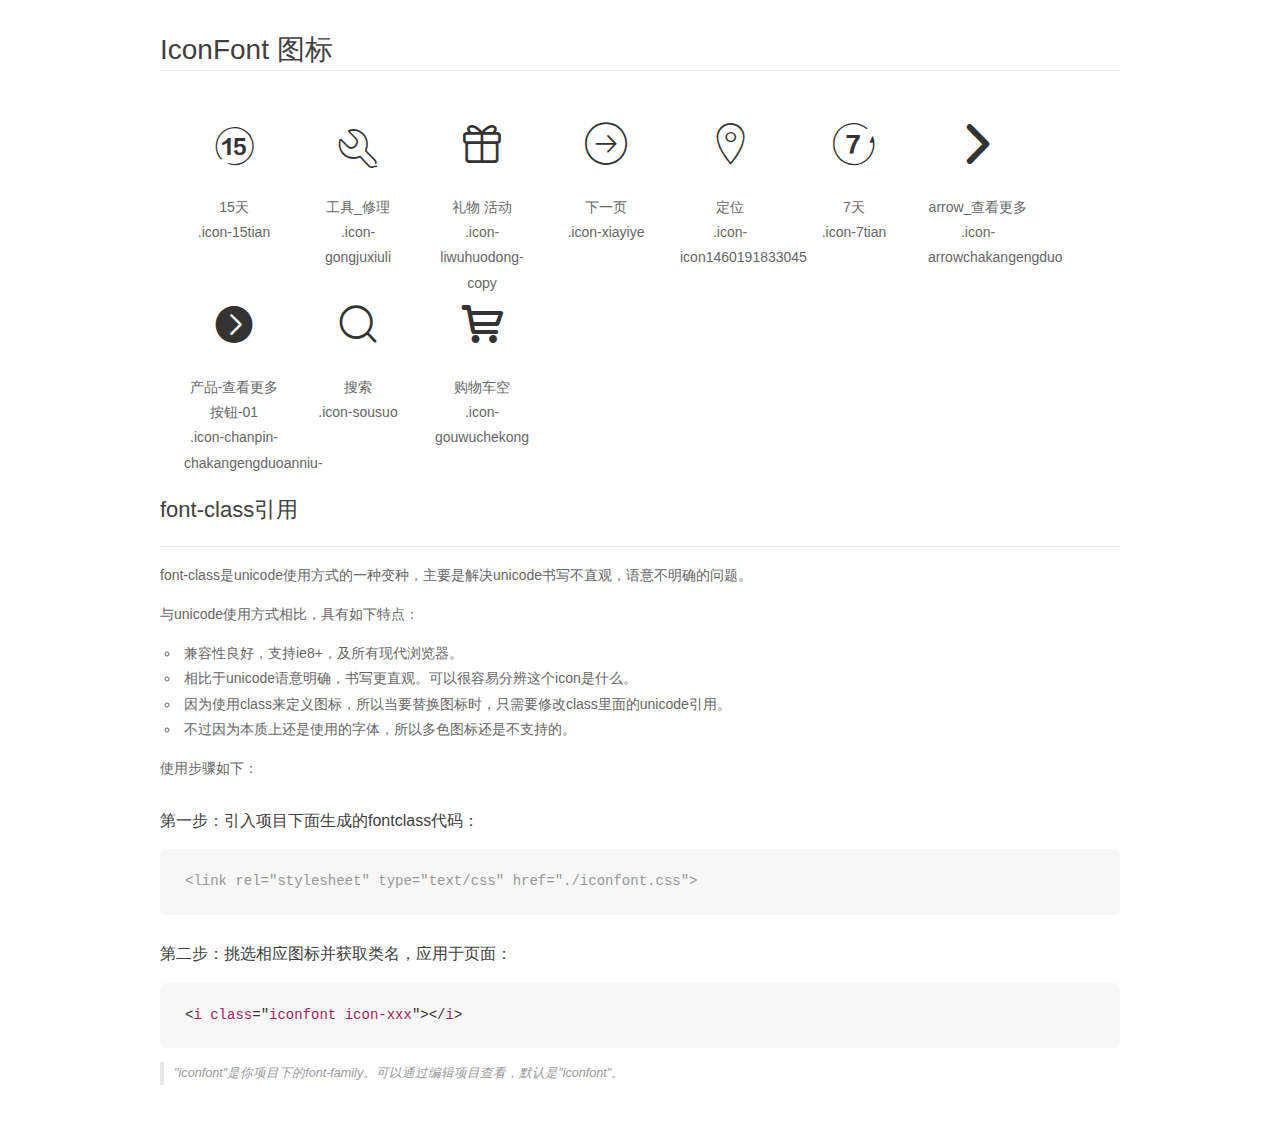
<file: xiaomi/font_tzfmykxd1m01kyb9/demo_fontclass.html>
<!DOCTYPE html>
<html>
<head>
    <meta charset="utf-8"/>
    <title>IconFont</title>
    <link rel="stylesheet" href="demo.css">
    <link rel="stylesheet" href="iconfont.css">
</head>
<body>
    <div class="main markdown">
        <h1>IconFont 图标</h1>
        <ul class="icon_lists clear">
            
                <li>
                <i class="icon iconfont icon-15tian"></i>
                    <div class="name">15天</div>
                    <div class="fontclass">.icon-15tian</div>
                </li>
            
                <li>
                <i class="icon iconfont icon-gongjuxiuli"></i>
                    <div class="name">工具_修理</div>
                    <div class="fontclass">.icon-gongjuxiuli</div>
                </li>
            
                <li>
                <i class="icon iconfont icon-liwuhuodong-copy"></i>
                    <div class="name">礼物 活动</div>
                    <div class="fontclass">.icon-liwuhuodong-copy</div>
                </li>
            
                <li>
                <i class="icon iconfont icon-xiayiye"></i>
                    <div class="name">下一页</div>
                    <div class="fontclass">.icon-xiayiye</div>
                </li>
            
                <li>
                <i class="icon iconfont icon-icon1460191833045"></i>
                    <div class="name">定位</div>
                    <div class="fontclass">.icon-icon1460191833045</div>
                </li>
            
                <li>
                <i class="icon iconfont icon-7tian"></i>
                    <div class="name">7天</div>
                    <div class="fontclass">.icon-7tian</div>
                </li>
            
                <li>
                <i class="icon iconfont icon-arrowchakangengduo"></i>
                    <div class="name">arrow_查看更多</div>
                    <div class="fontclass">.icon-arrowchakangengduo</div>
                </li>
            
                <li>
                <i class="icon iconfont icon-chanpin-chakangengduoanniu-"></i>
                    <div class="name">产品-查看更多按钮-01</div>
                    <div class="fontclass">.icon-chanpin-chakangengduoanniu-</div>
                </li>
            
                <li>
                <i class="icon iconfont icon-sousuo"></i>
                    <div class="name">搜索</div>
                    <div class="fontclass">.icon-sousuo</div>
                </li>
            
                <li>
                <i class="icon iconfont icon-gouwuchekong"></i>
                    <div class="name">购物车空</div>
                    <div class="fontclass">.icon-gouwuchekong</div>
                </li>
            
        </ul>

        <h2 id="font-class-">font-class引用</h2>
        <hr>

        <p>font-class是unicode使用方式的一种变种，主要是解决unicode书写不直观，语意不明确的问题。</p>
        <p>与unicode使用方式相比，具有如下特点：</p>
        <ul>
        <li>兼容性良好，支持ie8+，及所有现代浏览器。</li>
        <li>相比于unicode语意明确，书写更直观。可以很容易分辨这个icon是什么。</li>
        <li>因为使用class来定义图标，所以当要替换图标时，只需要修改class里面的unicode引用。</li>
        <li>不过因为本质上还是使用的字体，所以多色图标还是不支持的。</li>
        </ul>
        <p>使用步骤如下：</p>
        <h3 id="-fontclass-">第一步：引入项目下面生成的fontclass代码：</h3>


        <pre><code class="lang-js hljs javascript"><span class="hljs-comment">&lt;link rel="stylesheet" type="text/css" href="./iconfont.css"&gt;</span></code></pre>
        <h3 id="-">第二步：挑选相应图标并获取类名，应用于页面：</h3>
        <pre><code class="lang-css hljs">&lt;<span class="hljs-selector-tag">i</span> <span class="hljs-selector-tag">class</span>="<span class="hljs-selector-tag">iconfont</span> <span class="hljs-selector-tag">icon-xxx</span>"&gt;&lt;/<span class="hljs-selector-tag">i</span>&gt;</code></pre>
        <blockquote>
        <p>"iconfont"是你项目下的font-family。可以通过编辑项目查看，默认是"iconfont"。</p>
        </blockquote>
    </div>
</body>
</html>
</file>
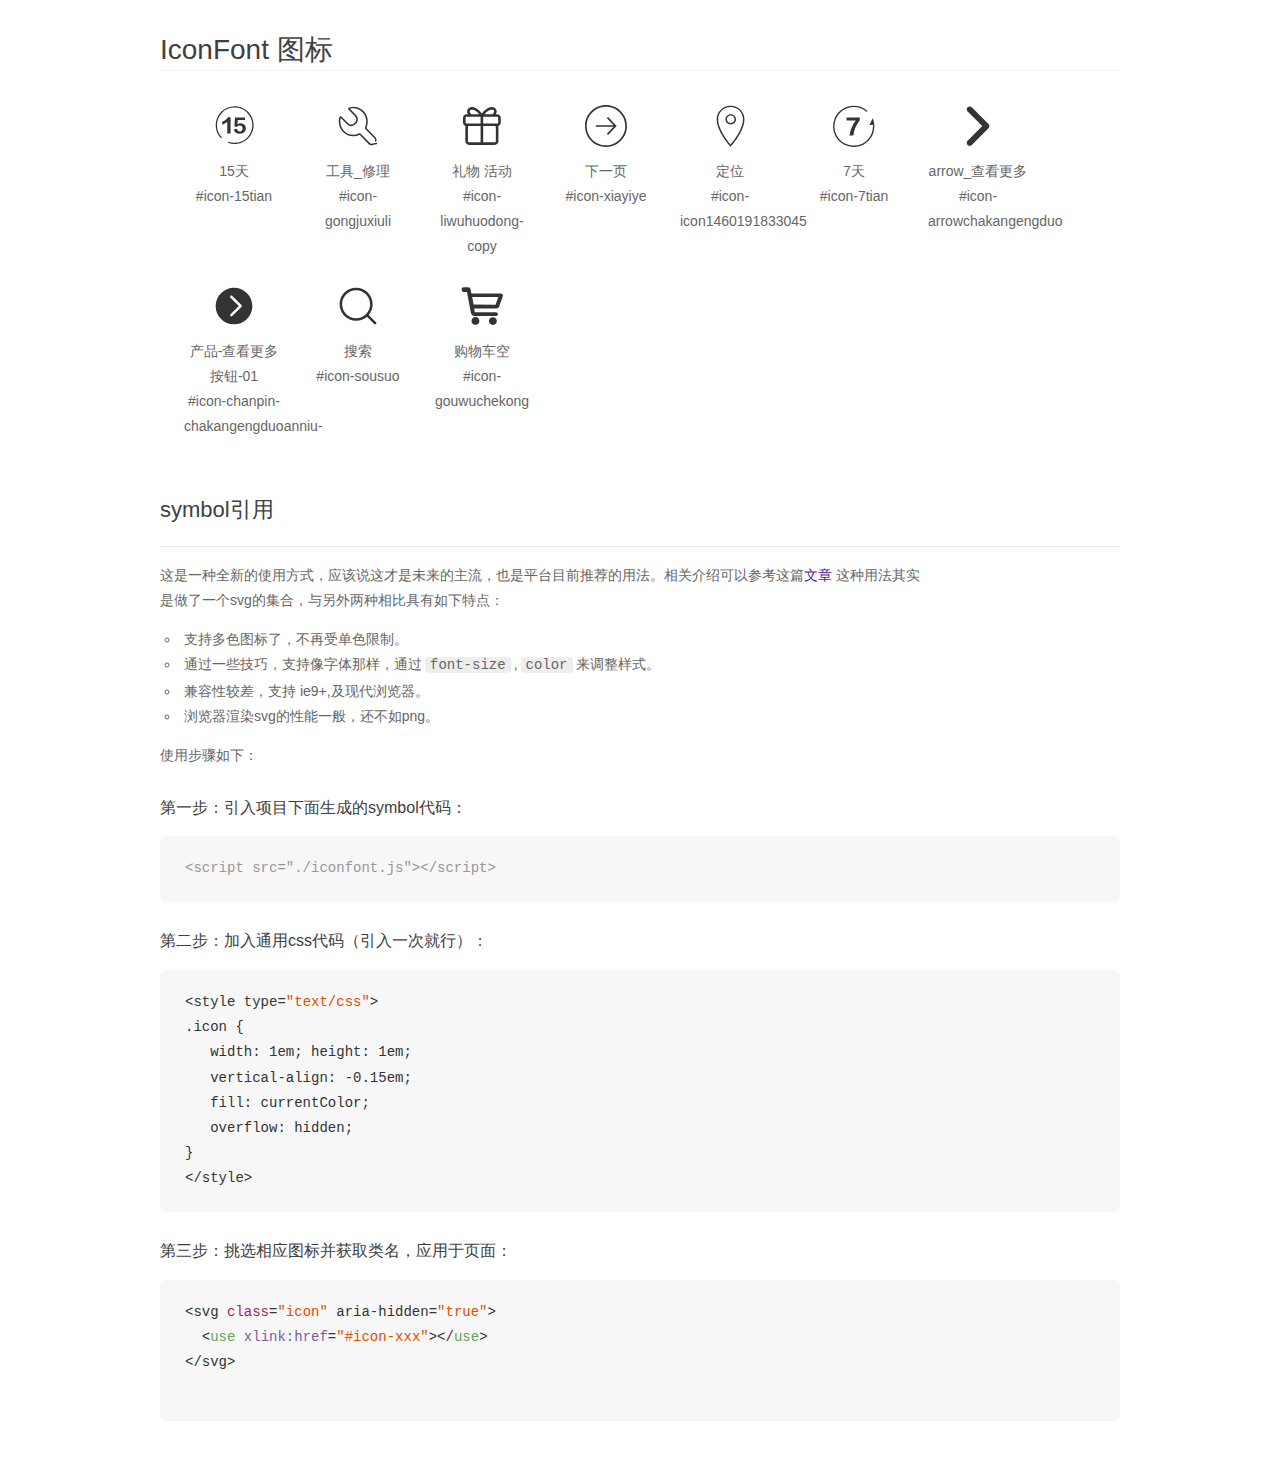
<file: xiaomi/font_tzfmykxd1m01kyb9/demo_symbol.html>
<!DOCTYPE html>
<html>
<head>
    <meta charset="utf-8"/>
    <title>IconFont</title>
    <link rel="stylesheet" href="demo.css">
    <script src="iconfont.js"></script>

    <style type="text/css">
        .icon {
          /* 通过设置 font-size 来改变图标大小 */
          width: 1em; height: 1em;
          /* 图标和文字相邻时，垂直对齐 */
          vertical-align: -0.15em;
          /* 通过设置 color 来改变 SVG 的颜色/fill */
          fill: currentColor;
          /* path 和 stroke 溢出 viewBox 部分在 IE 下会显示
             normalize.css 中也包含这行 */
          overflow: hidden;
        }

    </style>
</head>
<body>
    <div class="main markdown">
        <h1>IconFont 图标</h1>
        <ul class="icon_lists clear">
            
                <li>
                    <svg class="icon" aria-hidden="true">
                        <use xlink:href="#icon-15tian"></use>
                    </svg>
                    <div class="name">15天</div>
                    <div class="fontclass">#icon-15tian</div>
                </li>
            
                <li>
                    <svg class="icon" aria-hidden="true">
                        <use xlink:href="#icon-gongjuxiuli"></use>
                    </svg>
                    <div class="name">工具_修理</div>
                    <div class="fontclass">#icon-gongjuxiuli</div>
                </li>
            
                <li>
                    <svg class="icon" aria-hidden="true">
                        <use xlink:href="#icon-liwuhuodong-copy"></use>
                    </svg>
                    <div class="name">礼物 活动</div>
                    <div class="fontclass">#icon-liwuhuodong-copy</div>
                </li>
            
                <li>
                    <svg class="icon" aria-hidden="true">
                        <use xlink:href="#icon-xiayiye"></use>
                    </svg>
                    <div class="name">下一页</div>
                    <div class="fontclass">#icon-xiayiye</div>
                </li>
            
                <li>
                    <svg class="icon" aria-hidden="true">
                        <use xlink:href="#icon-icon1460191833045"></use>
                    </svg>
                    <div class="name">定位</div>
                    <div class="fontclass">#icon-icon1460191833045</div>
                </li>
            
                <li>
                    <svg class="icon" aria-hidden="true">
                        <use xlink:href="#icon-7tian"></use>
                    </svg>
                    <div class="name">7天</div>
                    <div class="fontclass">#icon-7tian</div>
                </li>
            
                <li>
                    <svg class="icon" aria-hidden="true">
                        <use xlink:href="#icon-arrowchakangengduo"></use>
                    </svg>
                    <div class="name">arrow_查看更多</div>
                    <div class="fontclass">#icon-arrowchakangengduo</div>
                </li>
            
                <li>
                    <svg class="icon" aria-hidden="true">
                        <use xlink:href="#icon-chanpin-chakangengduoanniu-"></use>
                    </svg>
                    <div class="name">产品-查看更多按钮-01</div>
                    <div class="fontclass">#icon-chanpin-chakangengduoanniu-</div>
                </li>
            
                <li>
                    <svg class="icon" aria-hidden="true">
                        <use xlink:href="#icon-sousuo"></use>
                    </svg>
                    <div class="name">搜索</div>
                    <div class="fontclass">#icon-sousuo</div>
                </li>
            
                <li>
                    <svg class="icon" aria-hidden="true">
                        <use xlink:href="#icon-gouwuchekong"></use>
                    </svg>
                    <div class="name">购物车空</div>
                    <div class="fontclass">#icon-gouwuchekong</div>
                </li>
            
        </ul>


        <h2 id="symbol-">symbol引用</h2>
        <hr>

        <p>这是一种全新的使用方式，应该说这才是未来的主流，也是平台目前推荐的用法。相关介绍可以参考这篇<a href="">文章</a>
        这种用法其实是做了一个svg的集合，与另外两种相比具有如下特点：</p>
        <ul>
          <li>支持多色图标了，不再受单色限制。</li>
          <li>通过一些技巧，支持像字体那样，通过<code>font-size</code>,<code>color</code>来调整样式。</li>
          <li>兼容性较差，支持 ie9+,及现代浏览器。</li>
          <li>浏览器渲染svg的性能一般，还不如png。</li>
        </ul>
        <p>使用步骤如下：</p>
        <h3 id="-symbol-">第一步：引入项目下面生成的symbol代码：</h3>
        <pre><code class="lang-js hljs javascript"><span class="hljs-comment">&lt;script src="./iconfont.js"&gt;&lt;/script&gt;</span></code></pre>
        <h3 id="-css-">第二步：加入通用css代码（引入一次就行）：</h3>
        <pre><code class="lang-js hljs javascript">&lt;style type=<span class="hljs-string">"text/css"</span>&gt;
.icon {
   width: <span class="hljs-number">1</span>em; height: <span class="hljs-number">1</span>em;
   vertical-align: <span class="hljs-number">-0.15</span>em;
   fill: currentColor;
   overflow: hidden;
}
&lt;<span class="hljs-regexp">/style&gt;</span></code></pre>
        <h3 id="-">第三步：挑选相应图标并获取类名，应用于页面：</h3>
        <pre><code class="lang-js hljs javascript">&lt;svg <span class="hljs-class"><span class="hljs-keyword">class</span></span>=<span class="hljs-string">"icon"</span> aria-hidden=<span class="hljs-string">"true"</span>&gt;<span class="xml"><span class="hljs-tag">
  &lt;<span class="hljs-name">use</span> <span class="hljs-attr">xlink:href</span>=<span class="hljs-string">"#icon-xxx"</span>&gt;</span><span class="hljs-tag">&lt;/<span class="hljs-name">use</span>&gt;</span>
</span>&lt;<span class="hljs-regexp">/svg&gt;
        </span></code></pre>
    </div>
</body>
</html>
</file>
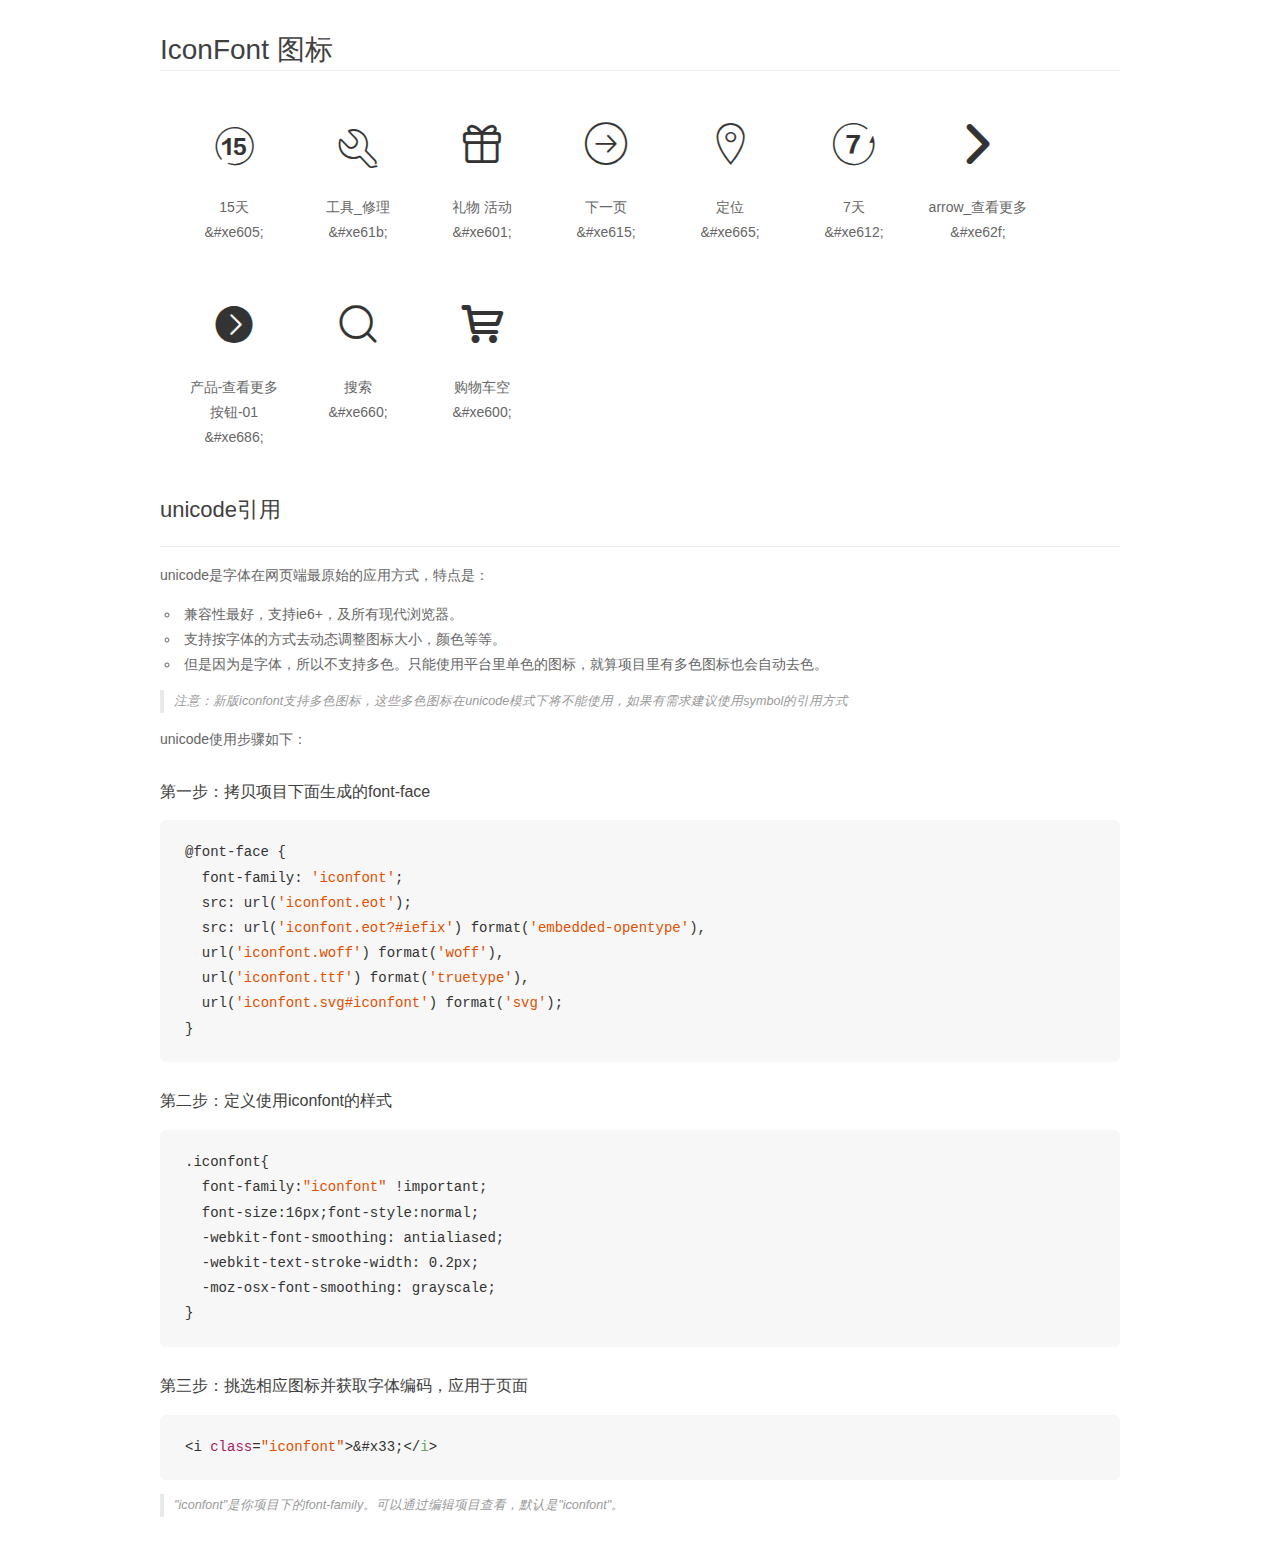
<file: xiaomi/font_tzfmykxd1m01kyb9/demo_unicode.html>
<!DOCTYPE html>
<html>
<head>
    <meta charset="utf-8"/>
    <title>IconFont</title>
    <link rel="stylesheet" href="demo.css">

    <style type="text/css">

        @font-face {font-family: "iconfont";
          src: url('iconfont.eot'); /* IE9*/
          src: url('iconfont.eot#iefix') format('embedded-opentype'), /* IE6-IE8 */
          url('iconfont.woff') format('woff'), /* chrome, firefox */
          url('iconfont.ttf') format('truetype'), /* chrome, firefox, opera, Safari, Android, iOS 4.2+*/
          url('iconfont.svg#iconfont') format('svg'); /* iOS 4.1- */
        }

        .iconfont {
          font-family:"iconfont" !important;
          font-size:16px;
          font-style:normal;
          -webkit-font-smoothing: antialiased;
          -webkit-text-stroke-width: 0.2px;
          -moz-osx-font-smoothing: grayscale;
        }

    </style>
</head>
<body>
    <div class="main markdown">
        <h1>IconFont 图标</h1>
        <ul class="icon_lists clear">
            
                <li>
                <i class="icon iconfont">&#xe605;</i>
                    <div class="name">15天</div>
                    <div class="code">&amp;#xe605;</div>
                </li>
            
                <li>
                <i class="icon iconfont">&#xe61b;</i>
                    <div class="name">工具_修理</div>
                    <div class="code">&amp;#xe61b;</div>
                </li>
            
                <li>
                <i class="icon iconfont">&#xe601;</i>
                    <div class="name">礼物 活动</div>
                    <div class="code">&amp;#xe601;</div>
                </li>
            
                <li>
                <i class="icon iconfont">&#xe615;</i>
                    <div class="name">下一页</div>
                    <div class="code">&amp;#xe615;</div>
                </li>
            
                <li>
                <i class="icon iconfont">&#xe665;</i>
                    <div class="name">定位</div>
                    <div class="code">&amp;#xe665;</div>
                </li>
            
                <li>
                <i class="icon iconfont">&#xe612;</i>
                    <div class="name">7天</div>
                    <div class="code">&amp;#xe612;</div>
                </li>
            
                <li>
                <i class="icon iconfont">&#xe62f;</i>
                    <div class="name">arrow_查看更多</div>
                    <div class="code">&amp;#xe62f;</div>
                </li>
            
                <li>
                <i class="icon iconfont">&#xe686;</i>
                    <div class="name">产品-查看更多按钮-01</div>
                    <div class="code">&amp;#xe686;</div>
                </li>
            
                <li>
                <i class="icon iconfont">&#xe660;</i>
                    <div class="name">搜索</div>
                    <div class="code">&amp;#xe660;</div>
                </li>
            
                <li>
                <i class="icon iconfont">&#xe600;</i>
                    <div class="name">购物车空</div>
                    <div class="code">&amp;#xe600;</div>
                </li>
            
        </ul>
        <h2 id="unicode-">unicode引用</h2>
        <hr>

        <p>unicode是字体在网页端最原始的应用方式，特点是：</p>
        <ul>
        <li>兼容性最好，支持ie6+，及所有现代浏览器。</li>
        <li>支持按字体的方式去动态调整图标大小，颜色等等。</li>
        <li>但是因为是字体，所以不支持多色。只能使用平台里单色的图标，就算项目里有多色图标也会自动去色。</li>
        </ul>
        <blockquote>
        <p>注意：新版iconfont支持多色图标，这些多色图标在unicode模式下将不能使用，如果有需求建议使用symbol的引用方式</p>
        </blockquote>
        <p>unicode使用步骤如下：</p>
        <h3 id="-font-face">第一步：拷贝项目下面生成的font-face</h3>
        <pre><code class="lang-js hljs javascript">@font-face {
  font-family: <span class="hljs-string">'iconfont'</span>;
  src: url(<span class="hljs-string">'iconfont.eot'</span>);
  src: url(<span class="hljs-string">'iconfont.eot?#iefix'</span>) format(<span class="hljs-string">'embedded-opentype'</span>),
  url(<span class="hljs-string">'iconfont.woff'</span>) format(<span class="hljs-string">'woff'</span>),
  url(<span class="hljs-string">'iconfont.ttf'</span>) format(<span class="hljs-string">'truetype'</span>),
  url(<span class="hljs-string">'iconfont.svg#iconfont'</span>) format(<span class="hljs-string">'svg'</span>);
}
</code></pre>
        <h3 id="-iconfont-">第二步：定义使用iconfont的样式</h3>
        <pre><code class="lang-js hljs javascript">.iconfont{
  font-family:<span class="hljs-string">"iconfont"</span> !important;
  font-size:<span class="hljs-number">16</span>px;font-style:normal;
  -webkit-font-smoothing: antialiased;
  -webkit-text-stroke-width: <span class="hljs-number">0.2</span>px;
  -moz-osx-font-smoothing: grayscale;
}
</code></pre>
        <h3 id="-">第三步：挑选相应图标并获取字体编码，应用于页面</h3>
        <pre><code class="lang-js hljs javascript">&lt;i <span class="hljs-class"><span class="hljs-keyword">class</span></span>=<span class="hljs-string">"iconfont"</span>&gt;&amp;#x33;<span class="xml"><span class="hljs-tag">&lt;/<span class="hljs-name">i</span>&gt;</span></span></code></pre>

        <blockquote>
        <p>"iconfont"是你项目下的font-family。可以通过编辑项目查看，默认是"iconfont"。</p>
        </blockquote>
    </div>


</body>
</html>
</file>
<file: tianmao/css/tianmao.css>
/*
* @Author: Administrator
* @Date:   2017-07-31 09:15:51
* @Last Modified by:   Administrator
* @Last Modified time: 2017-09-13 00:11:05
*/
*{
	margin: 0;
	padding: 0;
	text-decoration: none;
	list-style: none;
	font-family: "微软雅黑","宋体",sans-serif;
}
body{
	background: #fff;
}
img{
	border: 0;
	display: block;
	width: 100%;
	height: 100%;
}
header{
	width: 100%;
	height: 32px;
	background-color: #f2f2f2;
	border-bottom: 1px solid #e5e5e5
}
main{
	width: 1230px;
	height: 100%;
	/* background-color: #f2f2f2; */
	margin: 0 auto;
	position: relative;
}
/* .active{
	display: flex;
	justify-content: space-around;
} */
.headernav{
	position: fixed;
	top: 0px;
	left: 0px;
	width: 100%;
	height: 50px;
	background-color: red;
	z-index: 9;
	/* display: none; */
	/* opacity: 0; */
	/* display: none; */
	position: fixed;
	top: -50px;
	left: 0px;
}
.headernav input{
	display: block;
	width: 648px;
	height: 30px;
	/* margin: 0 auto; */
	/* margin-top: 8px; */
	/* float: left; */
	float: left;
}
.hdrhdr{
	width: 160px;
	height: 30px;
	background-color: green;
	float: left;
	/* margin-top: 12px; */
}
.hdrrt{
	width: 740px;
	height: 30px;
	margin: 0 auto;
	margin-top: 8px;
}
.hdrrt a{
	display: block;
	float: right;
	width: 82px;
    height: 30px;
    font-size: 20px;
    line-height: 30px;
    text-align: center;
    background-color: red;
    list-style: none;
    color: #fff;
}
.asibox{
	width: 35px;
	height: 100%;
	background-color: #000;
	position: fixed;
	top: 0;
	right: 0;
	z-index: 9;
	/* position: relative; */
}
.asibox li{
	width: 35px;
	height: 35px;
	margin-top: 10px;
	position: relative;
}
.asibox li:hover{
	background-color: red;
}
.asibox li span{
	display: block;
	font-size: 18px;
	line-height: 24px;
	text-align: center;
	color: #ccc;
}
.asibox li:first-child{
	margin-top: 100px;
}
.asibox li:nth-child(2){
	height: 100px;
	border-bottom: 1px solid #fff;
	border-top: 1px solid #fff;
}
.asibox li:nth-child(8){
	position: fixed;
	right: 0;
	bottom: 40px;
	/* position: absolute; */
	/* bottom: 80px; */
	/* margin-bottom:0px; */

}
.asibox li:nth-child(9){
	position: fixed;
	right: 0;
	bottom: 0px;
}
.asibox1{
	width: 75px;
	height: 35px;
	background-color: #888;
	position: absolute;
	top: 0;
	left: -140px;
	/* display: none; */
	/* float: left; */
	opacity: 0;
	font-size: 12px;
	line-height: 35px;
	text-align: center;
	color: #fff;
	/* display: none; */
}
.asidebox{
	width: 0px;
	height: 0px;
	border: 1px solid #000;
	position: fixed;
	bottom: 160px;
	left: 10px;
	/* display: none; */
	opacity: 0
}
.asidebox.active1{
	display: block;
}
.asidebox li{
	width: 100%;
	height: 40px;
	border: 1px solid #000;
	box-sizing: border-box;
	font-size: 10px;
	/* line-height: 40px; */
	text-align: center;
}
.asidebox li.active{
	background-color: red;
}
.asidetop{
	width: 0px;
	height: 0px;
	border: 2px solid #000;
	position: fixed;
	left: 10px;
	bottom: 120px;
	/* display: none; */
	opacity: 0;
}
.asidetop.active1{
	display: block;
}
.asidetop li{
    font-size: 16px;
	line-height: 38px;
	text-align: center;
}
.lunbodian{
	width: 220px;
	height: 22px;
	/* background-color: red; */
	position: absolute;
	bottom: 20px;
	left: 550px;
}
.lunbodian ul li{
	width: 20px;
	height: 20px;
	border: 2px solid rgba(139, 139, 139, 0.8);
	background-color: rgba(139, 139, 139, 0.8);
	border-radius: 50%;
	float: left;
	margin-right: 12px;
	line-height: 22px;
}
.lunbodian ul li:hover{
	background-color: rgba(139, 139, 139, 0.3);
    
}
.headerleft{
	width: 209px;
	height: 100%;
	background-color: ##f2f2f2;
	float: left;
}
.miao{
	width: 84px;
	height: 100%;
	background-color: ##f2f2f2;
	font-size: 12px;
	line-height: 32px;
	color: #999999;
	float: left;
	margin-right: 20px;
}
.denglu{
	width:36px;
	height: 100%;
	background-color: #f2f2f2;
	font-size: 12px;
	color: #999999;
	float: left;
	margin-right: 20px;
	line-height: 32px;
}
.denglu:hover{
	color: #dd2727;
}
.zhuce{
	width: 49px;
	height: 100%;
	background-color: #f2f2f2;
	font-size: 12px;
	line-height: 32px;
	color: #999999;
	float: left;
}
.backcolor{
	background-color: red;
	background-color: green;
	background-color: yellow;
	background-color: orange;
	background-color: blue;
	background-color: pink;
}
.zhuce:hover{
	color: #dd2727;
}
.headerright{
	width: 639px;
	height: 100%;
	float: right;
	background-color: #f2f2f2;
}
.headerright li{
	float: left;
	font-size: 12px;
	/* margin-right: 20px; */
	line-height: 32px;
	padding: 0 10px;
}
.headerright li:nth-child(4){
	padding: 0px;
}
.headerright li:nth-child(3){
	position: relative;
}
.headerright li:nth-child(3):hover{
	background-color: #fff;
}

.scj{
	position: absolute;
	top: 33px;
	right: 0;
	background-color: #fff;
	z-index: 9999;
	width: 75px;
	border:1px solid #ccc;
	border-top: 0px;
	/* opacity: 0; */
	display: none;
}
.scjz{
	width: 100%;
	height: 3px;
	background-color: #fff;
	position: absolute;
	bottom: -2px;
	left: 0;
	display: none;
	/* z-index: 99999 ; */

}
.headerright li:nth-child(3):hover .scjz{
	display: block;
}
.scj a{
	display: block;
	line-height: 24px;
	text-align: center;
}
.headerright li:nth-child(5){
	position: relative;
}
.sjbimg{
	width: 150px;
	height: 150px;
	position: absolute;
	top: 32px;
	right: 0px;
	z-index: 9999;
	/* opacity: 0; */
	display: none;
}
.headerright li:nth-child(8){
	position: relative;
}
.headerright li:nth-child(8):hover{
	background-color: #fff;
}
.sjzc{
	position: absolute;
	top: 33px;
	right: 0px;
	z-index: 9999;
	background-color: #fff;
	border: 1px solid #ccc;
	border-top: 0px;
	width: 156px;
	padding-bottom: 10px;
	/* opacity: 0; */
	display: none;
}
.sjzc h5{
	margin-left: 10px;
}
.sjzc ul li a{
	display: block;
	line-height: 14px;
	margin-left: 10px;
	text-align: center;
}
.sjzcz{
	width: 100%;
	height: 3px;
	position: absolute;
	bottom: -2px;
	right: 0px;
	background-color: #fff;
	display: none;
}
.headerright li:nth-child(8):hover .sjzcz{
	display: block;
}
.headerright li a{
	color: #999999;

}
.headerright li span{
	font-size: 14px;
	color: #dd2727;
}
.headerright li a:hover{
	color: #dd2727;
}
.headerright ul li:first-child{
	position: relative;
}
.wdtb{
	position: absolute;
	top: 32px;
	left: 0;
	width: 48px;
	height: 40px;
	background-color: red;
	z-index: 999;
	display: none;
}
.shuxian{
	width: 1px;
	height: 14px;
	background-color: #cccccc;
	margin-top: 9px;
}
.headerright li:nth-child(8){
	position: relative;
}
.headerright li:nth-child(9){
	position: relative;
}
.headerright li:nth-child(9):hover{
	background-color: #fff;
}
.wzdh{
	position: absolute;
	right: 0px;
	top: 32px;
	width: 1198px;
	border: 1px solid #ccc;
	/* height: 200px; */
	background-color: #fff;
	display: none;
	z-index: 9;
}
.wzdhz{
	width: 100%;
	height: 3px;
	position: absolute;
	bottom: -2px;
	right: 0px;
	background-color: #fff;
	display: none;
	z-index: 9
}
.headerright li:nth-child(9):hover .wzdhz{
	display: block;
}
.wzdhone{
	width: 275px;
	height: auto;
	margin-left: 30px;
	border-right: 1px solid #ccc;
	float: left;
}
.wzdhone > h2{
	color: #f56a00;
}
.wzdhone > ul > li{
	font-size: 14px;
	display: block;
	/* line-height: 14px */
}
nav{
	width: 100%;
	height: 131px;
    background-color: #ffffff;
}
nav main{
	background-color: #ffffff;
}
.logo img{
	width: 240px;
	height: 130px;
	background-color: #ffffff;
	float: left;
}
.sousuokuang{
	width: 621px;
	height: 36px;
	background-color: #ffffff;
	float: left;
	margin-left: 79px;
	margin-top: 41px;
	border: 2px solid red;
}
.kuang{
	width: 491px;
	height: 32px;
	float: left;
}
.anniu{
    width: 126px;
    height: 36px;
    background-color: red;
    float: right;
    line-height: 36px;
    text-align: center;
    color: #ffffff;
}
.navtext{
	width: 597px;
	height: 14px;
	float: left;
	background-color: #ffffff;
	margin-top: 8px;
}
.navtext li{
	font-size: 14px;
	width: 54px;
	height: 14px;
	border-right: 1px solid #cccccc;
	line-height: 14px;
	text-align: center;
	float: left;
	
}
.navtext li a{
	color: #999999;
}
.navtext li:nth-child(2n) a{
	color: #dd2727;
}
.navtext li:last-child{
	border: 0;
}
section{
	width: 100%;
	height: 36px;
	background-color: #dd2727;
}
section main{
	background-color: #dd2727;
}

.spleft{
	width: 200px;
	height: 100%;
	background-color: #c60a0a;
	font-size: 16px;
	color: #ffffff;
	float: left;
	line-height: 36px;
	text-align: center;
}
.nleft{
	width: 989px;
	height: 100%;
	background-color: #dd2727;
	float: left;
}
.nleft li{
    float: left;
    margin-left: 30px;
    font-size: 16px;
    line-height: 36px;
    position: relative;
}
.sectionmao{
	position: absolute;
	width: 50px;
	height: 25px;
	/* background-color: green; */
	top: -25px;
	left: 0;
    right: 0;
    margin-left: auto;
    margin-right: auto;
	overflow: hidden;
	/* position: relative; */
}
.dingwei{
	width: 100%;
	height: 100%;
	position: relative;
}
.sectionmao img{
	display: block;
	width: 50px;
	height: 25px;
	position: absolute;
	bottom: -25px;
	transition: all 0.5s;
}
.nleft li:hover .sectionmao img{
	bottom: -10px;
}
.nleft li a{
    color: 	#ffffff;

}
aside{
	width: 100%;
	height: 500px;
	background-color: blue;
	/* background: url('../img/111.jpg') no-repeat center; */
	background-color: #E8E8E8;
}
.box{
	width: 100%;
	height: 100%;
	/* background-color: red; */
	position: relative;
	overflow: hidden;
}
.img > li{
	width: 100%;
	height: 100%;
    position: absolute;
    top: 0;
    left: 0;
    opacity: 0;
    transition: all 1s;
}
.img > li.ready{
   opacity: 1;
    transition: all 1s;

}
.img > li img{
	width: 100%;
	height: 100%;
}
.dian{
	width: 180px;
	height: 20px;
	/* background-color: red; */
	position: absolute;
	bottom: 20px;
	right: 50%;
	margin-right: -80px;
}
.dian > li{
	width: 18px;
	height: 18px;
	border-radius: 50%;
	border: 1px solid #888;
	background-color: #ccc;
	float: left;
	margin-right: 10px;
}
.dian > li.active{
	background-color: #fff;
}
.asideleft{
	width: 200px;
	height: 100%;
	background-color: rgba(0, 0, 0, 0.2);
	/* background-color: red; */
	position: relative;
	float: left;
}
.imgs > ul > li{
	position: absolute;
	width: 850px;
	height: 500px;
	background: #fff;
	top: 0;
	left: 200px;
	display: none;
}
.imgs > ul > li.active{
	display: block;
}
.imgsbox{
	width: 100%;
	height: 100%;
	background-color: #ccc;
}
.imgsleft{
	width: 640px;
	height: 100%;
	background-color: #fff;
}
.divleft{
	width: 120px;
	float: left;
	height: 63px;
}
.divleft > h5{
	padding-left: 20px;
}
.imgsleft > div > ul{
	width: 520px;
	float: right;
	border-bottom: 1px solid #ccc;
}
.imgsleft > div > ul > li{
	width: 80px;
	float: left;
}
.imgsright{
	width: 190px;
	height: 480px;
	/* background-color: green; */
	float: right;
	padding: 40px 10px;
}
.imgsright > div{
	width: 50%;
	height: 50px;
	display: flex;
	box-sizing: border-box;
	float: left;
}

.asideleft li{
    width: 100%;
    height: 31.2px;
    line-height: 31.2px;
}
.asideleft li a{
	font-size: 14px;
	display: block;
	color: #000;
	padding-left: 10px;

}
.asideleft li:first-child:hover a{
	color: red;
}
.asideleft li:nth-child(2):hover a{
	color: green;
}
.asideleft li:nth-child(3):hover a{
	color: blue;
}
.asideleft li:nth-child(4):hover a{
	color: orange;
}
.asideleft li:nth-child(5):hover a{
	color: greenyellow;
}
.asideleft li:nth-child(6):hover a{
	color: yellow;
}
.asideleft li:nth-child(7):hover a{
	color: pink;
}
.asideleft li:nth-child(8):hover a{
	color: #888;
}
.asideleft li:nth-child(9):hover a{
	color: red;
}
.asideleft li:nth-child(10):hover a{
	color: green;
}
.asideleft li:nth-child(11):hover a{
	color: skyblue;
}
.asideleft li:nth-child(12):hover a{
	color: orangered;
}
.asideleft li:nth-child(13):hover a{
	color: darkred;
}
.asideleft li:nth-child(14):hover a{
	color: limegreen;
}
.asideleft li:nth-child(15):hover a{
	color: #888;
}
.asideleft li:nth-child(16):hover a{
	color: yellow;
}
figure{
	width: 100%;
	height: 496px;
	/* background-color: red; */
	overflow: hidden;
}
figure main{
	/* overflow: hidden; */
}
.asideleft li:hover{
	background-color: #ffffff;
	color: red;
}
.bigbox{
	width: 100%;
	height: 436px;
	/* background-color: #000; */
	margin-top: 60px;
	float: left;
}
.shipin{
	width: 489px;
	height: 100%;
	background-color: #000;
	float: left;
	overflow: hidden;
}
.shipintop{
	width: 100%;
	height: 275px;
	/* background-color: red; */
	position: relative;
}
.shipintop > li{
   width: 100%;
   height: 100%;
   position: absolute;
   top: 0;
   left: 0;
   opacity: 0;
}
.shipintop > li.spactive{
	opacity: 1;
}
.shipinbottom{
	width: 100%;
	height: 90px;
	/* background-color: red; */
	margin-top: 10px;
	position: relative;
}
.shipinbottom >ul{
    width: 200%;
    height: 100%;
    /* background-color: green; */
    /* margin-right: 10px; */
    position: absolute;
    top: 0;
    left: 0;
}
.shipinbottom >ul > li{
	width: 160px;
	height: 100%;
	/* background-color: red; */
	margin-right: 4px;
	float: left;
}
.shipinbottom >ul > li:nth-child(3){
	margin: 0;
}
.shipinbottom >ul > li:nth-child(6){
	margin: 0;
}
.left,.right{
	width: 18px;
	height: 100%;
	font-size: 16px;
	line-height: 90px;
	text-align: center;
	background-color: rgba(255, 255, 255, 0.5);
	position: absolute;
	top: 0;

}
.left{
   left: 0;
}
.right{
	right: 0;
}
.tubiao24{
	width: 731px;
	height: 100%;
	background-color: #828282;
	float: right;

}
.tubiao24 li{
	width: 121px;
	height: 108px;
	border-right: 1px solid #f5f5f5;
	border-bottom: 1px solid #f5f5f5;
	background-color: yellow;
	float: left;
	position: relative;

}
.tubiao24 li a,.tubiao24 img{
	display: block;
	width: 100%;
	height: 100%
}
.tubiao24  li:nth-child(6n){
	border-right: 0px solid #f5f5f5;
}
.tubiao2{
	width: 121px;
	height: 108px;
	background-color: rgba(95, 95, 95, 0.7);
	overflow: hidden;
	position: absolute;
	top: 0;
	left: 0;
	display: none;
}
.tubiao24 li:hover .tubiao2{
	display: block;
}
.youhui{
     width: 100%;
     height: 11px;
     font-size: 11px;
     text-align: center;
     margin-top: 39px;
     color: #ffffff;
}
.dianji{
	width: 63px;
	height: 18px;
	border-radius: 18px;
	background-color: red;
	margin-top: 11px;
	margin-left: 29px;
	color: #ffffff;
    font-size: 11px;
    text-align: center;
}
.huanyipi{
	width: 121px;
	height: 108px;
	background-color: #fff;
	position: relative;
}
.xzbz{
	width: 40px;
	height: 40px;
	/* background-color: red; */
	position: absolute;
	top: 0;
	bottom: 0;
    margin-bottom: auto;
    margin-top: auto;
    margin-left: 40px;

}
.xzbz span{
	display: block;
	font-size: 40px;
	line-height: 40px;
	text-align: center;
	color: #999;
	transition: all 1s;

}
.huanyipi:hover .xzbz span                                          {
	transform: rotate(360deg);
}
.huanyipi:hover{
	background-color: #DD2727;
}
.huanyipi:hover .xzbz span,.huanyipi:hover .hyp{
	color: #fff; 
}
.hyp{
	position: absolute;
	bottom: 10px;
	left: 35px;
	color: #999;
}
article{
	width: 100%;
	height: 517px;
	/* background: blueviolet; */
}
.chaoliu{
	width: 100%;
	height: 487px;
	margin-top: 30px;
	float: left;
	/* background-color: red; */
}
.qianxian{
	width: 239px;
	height: 100%;
	/* background-color: green; */
	float: left;
	margin-right: 8px;
}
.shang{
	width: 100%;
	height: 36px;
	background-color: #dd2727;
	font-size: 17px;
	color: #ffffff;
	line-height: 36px;
	text-align: center;
}
.zhong{
	width: 100%;
	height: 220px;
	background-color: #ffffff;
	border-bottom: 1px solid #eeeeee;
	overflow: hidden;
}
.xia{
	width: 100%;
	height: 220px;
	background-color: #ffffff;
	overflow: hidden;
}
.zhongshang{
	width: 100%;
	height: 22px;
	color: black;
	line-height: 22px;
	font-size: 22px;
	text-align: center;
	margin-top: 21px;
}
.zhongzhong{
	width: 100%;
	height: 13px;
	color: #888888;
	line-height: 13px;
	font-size: 13px;
	text-align: center;
	margin-top: 7px;
}
.zhongxia{
	width: 100%;
	height: 140px;
	margin-top: 17px;
	/* background-color: greenyellow; */
}
.zhongxia img{
	transition: all 1s;
}
.zhongxia img:hover{
   transform: scale(1.1,1.1)
}
.qianxian1{
	margin-right: 0px;
}
.qianxian2{
	margin-right: 9px;
}
.guanggao{
	width: 1230px;
	height: 90px;
	margin: 0 auto;
	/* background-color: yellowgreen; */
}
.meili{
	width: 1230px;
	height: 60px;
	margin: 0 auto;
	background-color: #f5f5f5;
}.meilileft{
	margin-left: 16px;
	margin-top: 31px;
	width: 216px;
	height: 17px;
	/* background-color: #ffffff; */
	float: left;
}
.zhongwen{
	width: 71px;
	height: 100%;
	font-size: 17px;
	line-height: 17px;
	text-align: center;
	color: black;
	float: left;
}
.yingwen{
	width: 135px;
	height: 100%;
	font-size: 15px;
	line-height: 17px;
	text-align: center;
	color: black;
	float: right;
}
.shugang{
	width: 5px;
	height: 20px;
	background-color: #ea5f8d;
	float: left;
	margin-top: 31px;
}
.meiliright{
	width: 574px;
	height: 12px;
	/* background-color: #ffffff; */
	float: left;
	margin-top: 35px;
	margin-left: 419px;
}
.meiliright  ul li{
    margin-right: 27px;
    float: left;
    font-size: 12px;
    
}
.meiliright  ul li:last-child{
	margin-right: 0px;
}
.meiliright  ul li:hover{
	border-bottom: 1px solid #000;
}
.meiliright  ul li a{
	color: black;
}
.meilitupian{
	width: 1230px;
	height: 440px;
	margin: 0 auto;
	background-color: yellowgreen;
}
.mltpl{
	width: 246px;
	height: 100%;
	background-color: #fff;
	overflow: hidden;
	float: left;
}
.lt{
	width: 100%;
	height: 300px;
}
.lt:hover{
	background: #fff;
	opacity: 0.7;
}
.jia{
	width: 100%;
	height: 30px;
	font-size: 12px;
	text-align: center;
	line-height: 30px;
}
.mltpb{
	width: 100%;
	height: 110px;
	overflow: hidden;
	background-color: #ea5f8d;
}
.meinv{
	margin-top: 26px;
	width: 100%;
	height: 23px;
	font-size: 23px;
	text-align: center;
	color: #ffffff;
}
.pinpail{
	width: 100%;
	height: 17px;
	text-align: center;
	font-size: 17px;
	color: #ffffff;
	margin-top: 9px;

}
.mltpz{
	width: 735px;
	height: 100%;
	background-color: #ffffff;
	float: left;
}
.zt1{
	width: 244px;
	height: 220px;
	border-bottom: 1px solid #dcdcdc;
	border-right: 1px solid #dcdcdc;
	background-color: #ffffff;
    overflow: hidden;
    float: left;
}
.z1{
	width: 143px;
	height: 17px;
	font-size: 17px;
	margin-top: 29px;
	margin-left: 25px;
}
.z2{
	width: 113px;
	height: 13px;
	font-size: 13px;
	margin-top: 12px;
	margin-left: 25px;
	color: #f1a08d;
}
.t1{
	width: 108px;
	height: 147px;
	margin-left: 136px;
	margin-top: 3px;
}
.t1:hover{
	transform: translateX(-2px);
}

.tr{
	width: 249px;
	background-color: #ffffff;
	float: right;
	overflow: hidden;
}
.tr1{
	width: 100%;
	height: 146px;
	border-bottom: 1px solid #dcdcdc;
	float: right;
}
.tr2{
	height: 109.5px;
}
.tr11{
	width: 127px;
	height: 17px;
	margin-left: 24px;
	margin-top: 29px;
	font-size: 17px;	
	float: left;
}
.tr12{
	width: 112px;
	height: 12px;
	margin-left: 24px;
	margin-top: 12px;
	font-size: 12px;
	float: left;	
}
.tr13{
	float: right;
	margin-top: 5px;
}
.tr13:hover{
	transform: translateX(-2px);
}
footer{
	width: 100%;
	height: 563px;
}
.footertop{
 width: 100%;
 height: 150px;
 overflow: hidden;
 border-top: 1px solid #d1d7dc;
}
.topbox{
	width: 100%;
	height: 50px;
	margin-top: 50px;
	/* background-color: red; */
	float: left;
}
.you{
	width: 297px;
	height: 100%;
	margin-left: 38px;
	float: left;
	border-right: 1px solid #cccccc;
	/* background-color: blue; */
}
.biao{
	width: 50px;
	height: 50px;
	margin-left: 30px;
	float: left;
	color: #000;
}
.biao span{
	display: block;
	font-size: 50px;
	color: red;
}
.bysz{
	width: 198px;
	height: 25px;
	/* background-color: yellow; */
	float: right;
	font-size: 15px;
	font-weight: bold;
	line-height: 25px;
	color: #000;
}
.byxz{
	width: 198px;
	height: 25px;
	/* background-color: green; */
	float: right;
	font-size: 15px;
	line-height: 25px;
	color: #a9a9a9;
}
.topbox a{
	display: block;
	float: left;
}
.qitian{
	width: 297px;
	height: 100%;
	float: left;
	border-right: 1px solid #cccccc;
	/* background-color: blue; */
}
.guodu{
	width: 1190px;
	height: 1px;
	margin: 0 auto;
	background-color: #cccccc;
}
.footerz{
	width: 100%;
	height: 212px;
	background-color: #ffffff;
	overflow: hidden;
}
.zbox{
	width: 1053px;
	height: 158px;
	margin-left: 52px;
	margin-top: 28px;
	background-color: #ffffff;
}
.zbox1{
	width: 64px;
	height: 100%;
	background-color: #ffffff;
	margin-right: 174px;
	float: left;
}
.zbox1 li{
	font-size: 11px;
	color: #cccccc;
	margin-bottom: 2px;
}
.zbox1 li:first-child{
	color: black;
	font-size: 16px;
	margin-bottom: 6px;	
}
.zbox1 li a{
	color: #cccccc;
	font-size: 11px;
}
.zbox2{
	width: 64px;
	height: 100%;
	background-color: #ffffff;
	float: left;
}
.zbox2 li{
	margin-bottom: 6px;
}
.maotu{
	width: 68px;
	height: 25px;
	margin-left: 52px;
	background-color: red;
	margin-top: 1px;
}
.footerb{
	width: 100%;
	height: 199px;
	border-top: 2px solid red;
	background-color: black;
}
.fb1{
	width: 100%;
	height: 12px;
	margin-top: 12px;
	/* background-color: red; */
}
.fb1 li:first-child{
	margin-left: 77px;
}
.fb1 li{
	margin-right: 6px;
	color: #ffffff;
	float: left;
	line-height: 12px;
	font-size: 12px;
}
.fb1 li a{
	color: #ffffff;
}
.fb2{
	width: 100%;
	height: 12px;
	margin-top: 24px;
	/* background-color: red; */
}
.fb2 li{
	margin-right: 6px;
	color: #ffffff;
	float: left;
	line-height: 12px;
	font-size: 12px;
	border-right: 1px solid #ffffff;
	padding-right: 6px;
}
.fb2 li:first-child{
	margin-left: 77px;
}
.fb2 li a{
	color: #ffffff;
}
.fb3{
	width: 100%;
	height: 12px;
	margin-top: 14px;
	/* background-color: red; */
}
.fb3 li{
	margin-right: 70px;
	color: #a3a3a4;
	float: left;
	line-height: 12px;
	font-size: 12px;
}
.fb3 li:first-child{
	margin-left: 77px;
}
.fb3 li a{
	color: #a3a3a4;
}
.gwab{
	display: block;
	height: 12px;
	width: 12px;
	float: left;
}
.cainixihuan{
	width: 100%;
	height: 392px;
}
.cnxh{
	width: 100%;
	height: 73px;
	/* background-color: blue; */
	overflow: hidden;
}
.cnxh1{
	width: 172px;
	height: 18px;
	margin-top: 31px;
	margin-left: 574px;
	float: left;
}
.cnxh1 li{
	margin-right: 4px;
	line-height: 18px;
	font-size: 18px;
	float: left;
}
.zhx{
	width: 30px;
	height: 1px;
	background-color: #979797;
	float: left;
	margin-top: 9px;
}
.zhx2{
	width: 30px;
	height: 1px;
	background-color: #979797;
	float: right;
	margin-top: 9px;
}
.cnxht{
	width: 100%;
	height: 319px;
	/* background-color: yellowgreen; */
}
.cnxht1{
	width: 235px;
	height: 315px;
	/* background-color: red; */
	border: 2px solid #ffffff;
	margin-right: 8px;
	float: left;
	position: relative;
}
.cnxhzh{
	width: 100%;
	height: 100%;
	position: absolute;
	top: 0;
	left: 0;
	background-color: rgba(230, 230, 230, 0.2);
	display: none;
}
.cnxht1 img{
	display: block;
	width: 235px;
	height: 315px;
}
.cnxht1:hover{
	border: 2px solid red;
}
.cnxht1:hover .cnxhzh{
	display: block;
	transition: all 1s;
}
.cnxht3{
	margin-right: 0px;
}
.cnxht2{
	margin-left: 2px;
}
.bangzhu{
	border: 0px;
}
</file>
<file: tianmao/iconfont/iconfont.css>
@font-face {font-family: "iconfont";
  src: url('iconfont.eot?t=1502706418195'); /* IE9*/
  src: url('iconfont.eot?t=1502706418195#iefix') format('embedded-opentype'), /* IE6-IE8 */
  url('iconfont.woff?t=1502706418195') format('woff'), /* chrome, firefox */
  url('iconfont.ttf?t=1502706418195') format('truetype'), /* chrome, firefox, opera, Safari, Android, iOS 4.2+*/
  url('iconfont.svg?t=1502706418195#iconfont') format('svg'); /* iOS 4.1- */
}

.iconfont {
  font-family:"iconfont" !important;
  font-size:16px;
  font-style:normal;
  -webkit-font-smoothing: antialiased;
  -moz-osx-font-smoothing: grayscale;
}

.icon-tianmaopaidui:before { content: "\e600"; }

.icon-tianmaohaoquan:before { content: "\e601"; }

.icon-huazhuangpin:before { content: "\e602"; }

.icon-nanzhuang:before { content: "\e603"; }

.icon-tianmaojisutuikuan:before { content: "\e604"; }

.icon-tianmaopeisonganzhuang:before { content: "\e605"; }

.icon-tianmaotigongfapiao:before { content: "\e606"; }

.icon-tianmaoyanchangbaoxiu:before { content: "\e607"; }

.icon-tianmaoanshifahuo:before { content: "\e608"; }

.icon-tianmaobaoyouqia:before { content: "\e609"; }

.icon-tianmaohuodaofukuan:before { content: "\e60a"; }

.icon-tianmaohuopiaotongxing:before { content: "\e60b"; }

.icon-xiaoqi1:before { content: "\e61b"; }

.icon-shoucangkong:before { content: "\e63f"; }

.icon-tianmaofenqi:before { content: "\e60c"; }

.icon-shijian:before { content: "\e61c"; }

.icon-xuanzhuan:before { content: "\e678"; }

.icon-xin:before { content: "\e615"; }

.icon-xiangji:before { content: "\e65e"; }

.icon-tianmaoguoji:before { content: "\e60d"; }

.icon-yiyaobaojian:before { content: "\e639"; }

.icon-shouji:before { content: "\e633"; }

.icon-iconfontshanchu:before { content: "\e62f"; }

.icon-iconfontjiantouzuo:before { content: "\e689"; }

.icon-iconset0316:before { content: "\e6d7"; }

.icon-pinglun:before { content: "\e735"; }

.icon-qitian:before { content: "\e63a"; }

.icon-icon1460191793239:before { content: "\e661"; }

.icon-search:before { content: "\e680"; }

.icon-mian:before { content: "\e65b"; }

.icon-icon1:before { content: "\e64a"; }

.icon-muying:before { content: "\e60e"; }

.icon-tupian:before { content: "\e644"; }

.icon-user2:before { content: "\e616"; }

.icon-nvzhuang:before { content: "\e60f"; }

.icon-dajiadian:before { content: "\e673"; }

.icon-tianmao-youjirenzheng:before { content: "\e937"; }

.icon-xiazai:before { content: "\e672"; }

.icon-zuanshi:before { content: "\e614"; }

.icon-icon:before { content: "\e61f"; }

.icon-gouwuche2:before { content: "\e610"; }

.icon-qiche:before { content: "\e65f"; }

.icon-paizhao:before { content: "\e68e"; }

.icon-xin1:before { content: "\e61d"; }

.icon-cainixihuan:before { content: "\e612"; }

.icon-12:before { content: "\e611"; }

.icon-icon-yxj-font:before { content: "\e617"; }

.icon-daohang-:before { content: "\e650"; }

.icon-xiezi:before { content: "\e621"; }

.icon-fenxiang:before { content: "\e618"; }

.icon-tea:before { content: "\e6f2"; }

.icon-gengduo_:before { content: "\e619"; }

.icon-bang:before { content: "\e613"; }
</file>
<file: xiaomi/css/xiaomi.css>
/*
* @Author: Administrator
* @Date:   2017-07-27 16:38:04
* @Last Modified by:   Administrator
* @Last Modified time: 2017-09-12 23:50:46
*/
*{
	margin: 0;
	padding: 0;
	text-decoration: none;
	list-style: none;
	font-family: "微软雅黑","宋体",sans-serif;
}
body{
	background: #fff;
}
img{
	border: 0;
	display: block;
	width: 100%;
	/* height: 100%; */
}
header{
	width: 100%;
	height: 40px;
	background-color: #333333;
}
main{
	width: 1227px;
	height: 100%;
	/* background-color: #363636; */
	margin: 0 auto;
}
.headleft{
	width: 610px;
	height: 100%;
	background-color: #333333;
	float: left;
}
.headleft li{
	height: 12px;
	padding-right: 8px;
	padding-left: 8px;
	float: left;
	border-right: 1px solid #424242;
	line-height: 12px;
	font-size: 12px;
	margin-top: 14px;
}
.headleft .last{
	border-right: 0;
}
.headleft li a{
	color: #b0b0b0;
}
.headleft li a:hover{
	color: #FFFFFF
}
.headleft .first{
	padding-left: 0px;
}
.headright{
	width: 278px;
	height: 100%;
	float: right;
}
.headright1{
	width: 157px;
	height: 100%;
	float: left;
}
.denglu{
	width: 32px;
	height: 12px;	
	font-size: 12px;
	border-right: 1px solid #676666;
	margin-top: 14px;
	float: left;
}
.denglu a{
	color: #b0b0b0;
}
.denglu a:hover{
	color: #FFFFFF;
}
.zhuce{
	width: 39px;
	height: 12px;
	
	font-size: 12px;
	border-right: 1px solid #676666;
	margin-top: 14px;
	text-align: center;
	float: left;
}
.zhuce a{
	color: #b0b0b0;
}
.zhuce a:hover{
	color: #FFFFFF;
}
.xiaoxi{
	width: 74px;
	height: 12px;

	font-size: 12px;
	margin-top: 14px;
	text-align: center;
	float: left;
}
.xiaoxi a{
	color: #b0b0b0;
}
.xiaoxi a:hover{
	color: #FFFFFF;
}
.gouwuche{
	width: 120px;
	height: 40px;
	background-color: #363636;
	float: right;
	/* color: #fff; */
	line-height: 40px;
	text-align: center;
	font-size: 12px;
	position: relative;
}
.gouwuche span{
	color: #b0b0b0;
}
.gouwuche:hover{
	background-color: #fff;
}
.gouwuche:hover span{
	color: #FF6600;
}
.gwcbox{
	position: absolute;
	top: 40px;
	right: 0px;
	width:240px;
	overflow: hidden;
	height: 0px;
	background-color: #fff; 
	z-index: 9999;
	line-height: 100px;
	text-align: center;
	color: #000;
	box-shadow: 0px 0px 1px 2px rgba(0, 0, 0, 0.2);
	/* display: none; */
}
.nav{
	width: 100%;
	height: 100px;
}
.nav{
	position: relative;
}
.navjs{
	width: 100%;
	height: 200px;
	background: red;
	z-index: 999;
	display: none;
/* 	position: absolute;
	top: 100px;
	left: 0;
	z-index: 999; */
}
.dhzb{
	width: 620px;
	height: 100px;
	margin-left: 245px;
	float: left;
	background-color: #FFFFFF;
}
.dhzb li{
	height: 15px;
	padding-right: 20px;
	float: left;
	font-size: 15px;
	line-height: 15px;
	margin-top: 43px;
	position: relative;
}
.dhzb li a{
	color: #333333;
}
.dhzb li a:hover{
	color: #FF6600;
}
.dhbox{
   position: absolute;
   top: 100px;
   background-color: #fff;
   width: 100%;
   height: 0px;
   z-index: 99999;
   box-shadow: 0px 0px 1px 1px rgba(0, 0, 0, 0.2);
   overflow: hidden;
}
.dhbox >main{
	position: relative;
}
.dhbox >main >ul{
	position: absolute;
	top: 0;
	left: 0;
	display: none;
}
.dhbox >main >ul.actives{
	display: block;
}
.dhbox >main >ul > li{
    width: 199px;
    height: 100%;
    border-right: 1px solid #ccc;
    float: left;
}
.dhimg{
	width: 150px;
	height: 150px;
	margin: 0 auto;
}
.dhbox >main >ul > li > span{
	display: block;
	width: 100%;
	height: 16px;
	text-align: center;
	margin-top: 5px;
	color: #000;
}
.logo{
	width: 55px;
	height: 55px;
	background-color: red;
	float: left;
	margin-top: 22px;
}
.navr{
	width: 294px;
	height: 48px;
	background-color: #FFFFFF;
	float: right;
	margin-top: 25px;
	position: relative;
}
.nav main{
	background-color: #FFFFFF;
}
.kuang{
	width: 241px;
	height: 48px;
	background-color: #ffffff;
	border: 1px solid #e0e0e0;
	float: left;
}
.anniu{
	width: 50px;
	height: 48px;
	background-color: #ffffff;
	border: 1px solid #e0e0e0;
    border-left: none;
    float: right;
    font-size: 17px;
    text-align: center;
    line-height: 48px;
}
.anniu span{
	display: block;
	color:#000; 
}
.anniu:hover,.anniu:hover span{
	background-color: #ff6700;
	color: #ffffff;
}
.textl{
	width: 140px;
	height: 18px;
	background-color: #ffffff;
	position: absolute;
	top: 15px;
	left: 93px;
}
.text2{
	width: 53px;
	height: 18px;
	background-color: #dddcdc;
	color: #757575;
	font-size: 11px;
	line-height: 18px;
	text-align: center;
	float: left;
}
.text2:hover{
	color: #FFE7FF;
	background-color: #FF6600;
}
.text3{
	width: 82px;
	height: 18px;
	background-color: #dddcdc;
	color: #757575;
	font-size: 11px;
	line-height: 18px;
	text-align: center;
	float: right;
}
.text3:hover{
	color: #FFE7FF;
	background-color: #FF6600;
}
aside{
	width: 100%;
	height: 460px;
}
.asidebox{
	width: 234px;
	height: 460px;
	background-color: #0f1014;
	position: relative;
	z-index: 999;
}
.asidejs{
	width: 234px;
	height: 430px;
	background: #fff;
	position: absolute;
	top: 0;
	left: 234px;
	z-index: 999;
	padding-top: 30px;
	display: none;
}
.asidejsactive{
	display: block;
}
.asideboxactive{
	background: red;
}
.asidejs ul li{
	line-height: 40px;	
	float: left;
	width: 100%;
	height: 42px;
	/* box-sizing: border-box; */
	display: flex;
	margin-bottom: 20px;
}
.asidejs a{
	display: block;
	color: #000;
	font-size: 14px;
}
.asidejs a:hover{
	 color: orange;
}
.asdjsimg{
	width: 40px;
	height: 40px;
}
.asidejs ul li img{
	/* display: block; */
	width: 40px;
	height: 40px;
	/* margin-left: 15px; */
	/* margin-right: 25px; */
}
.asidebox1{
	width: 234px;
	height: 40px;
	background-color: #0f1014;
	float: left;
}
.asideboxzi{
	width: 134px;
	height: 100%;
	float: left;
	margin-left: 30px;
	font-size: 12px;
	color: #d9d9da;
	line-height: 40px;
}
.asideboxjiantou{
	width: 30px;
	height: 100%;
	float: right;
	font-size: 12px;
	color: #d9d9da;
	line-height: 40px;
}
.asidebox1:hover{
	background-color: #FF6600;
}
.asidebox2{
	margin-top: 30px;
}
.bigbox{
	width: 100%;
	height: 460px;
	position: relative;
	overflow: hidden;
}
.img{
	width: 100%;
	height: 100%;
}
.img li{
	width: 100%;
	height: 100%;
	position: absolute;
	left: 0px;
	top: 0px;
	opacity: 0;
	/* transition: all 1s; */
}
.img li.ready{
	opacity: 1;
	/* transition: all 1s */
}
.left{
	width: 16px;
    height: 30px;
    position: absolute;
    top: 215px;
    left: 234px;
    color: #aaaaac;
    font-size: 30px;
    line-height: 30px;
}
.left:hover{
	width: 32px;
	height: 60px;
	background-color: #7A7870;
	top: 200px;
	left: 234px;
	color: #FFFFFF;
	line-height:60px; 
}
.right{
	width: 16px;
    height: 30px;
    position: absolute;
    top: 215px;
    left: 1205px;
    color: #aaaaac;
    font-size: 30px;
    line-height: 30px;
    text-align: right;
}
.right:hover{
	width: 32px;
	height: 60px;
	background-color: #7A7870;
	top: 200px;
	left: 1195px;
	color: #FFFFFF;
	line-height:60px; 
}
.dian{
	width: 140px;
	height: 12px;
	/* background-color: red; */
	position: absolute;
	right: 40px;
	bottom: 30px;
}
.dian li{
	width: 12px;
	height: 12px;
	border-radius: 50%;
	border: 1px solid #888;
	background-color: #ccc;
	float: left;
	margin-right: 8px;
}
.lunbodian{
	width: 105px;
	height: 10px;
    position: absolute;
    top: 425px;
    left: 1102px;
}
.dian li.active{
	background-color: orange;
}
.qiuhezi{
	width: 10px;
	height: 10px;
	float: left;
	margin-right: 10px;
}
.qiu{
	width: 9px;
	height: 9px;
	border-radius: 50%;
	background: #16161b;
	border: 2px solid #58585c;
	float: left;
}
.qiu:hover{
	background: #7c7c81;
}
.daohangtu{
	width: 100%;
	height: 184px;
}
.daohangtu1{
	width: 236px;
	height: 170px;
	background-color: red;
	margin-right: 14px;
	margin-top: 14px;
	float: left;
}
.daohangtu2{
	width: 316px;
	height: 170px;
	background-color: red;
	margin-right: 14px;
	margin-top: 14px;
	float: left;
}
.daohangtu3{
	width: 316px;
	height: 170px;
	background-color: red;
	margin-right: 14px;
	margin-top: 14px;
	float: left;
}
.daohangtu4{
	width: 316px;
	height: 170px;
	background-color: red;
	margin-top: 14px;
	float: left;
}
.textbox{
	width: 100%;
	height: 84px;
	/* position: relative; */
}
.mxdpbox{
	position: relative;
	width: 100%;
	height: 100%;
	/* top: 0; */
	/* left: 0; */
	overflow: hidden;
}
.mxdp{
	position: absolute;
	top: 0;
	left: 0;
	width: 200%;
	height: 100%;
}
.textbox ul{
	width: 72px;
	height: 24px;
	/* background-color: red; */
	float: right;
	margin-top: 45px;
}
.textbox ul li{
	width: 50%;
	height: 100%;
	box-sizing: border-box;
	border: 1px solid #888;
	float: left;
	font-size: 24px;
	line-height: 20px;
	text-align: center;
}
.star{
	width: 150px;
	height: 20px;
	color: #333333;
	font-size: 20px;
	margin-top: 45px;
	float: left;
}
.tu1{
	width: 234px;
	height: 339px;
	border-top: 1px solid green;
	float: left;
	margin-right: 14px;
}
.tu1tu{
	width: 100%;
	height: 231px;
}
.tu1zi1{
	width: 100%;
	height: 12px;
	font-size: 12px;
	text-align: center;
	color: black;
}
.tu1zi2{
	width: 100%;
	height: 12px;
	font-size: 12px;
	text-align: center;
	color: #b6c0d7;
	margin-top: 11px;
}
.tu1zi3{
	width: 100%;
	height: 12px;
	font-size: 12px;
	text-align: center;
	color: red;
	margin-top: 20px;
}
.tu2{
     width: 234px;
	height: 339px;
	border-top: 1px solid red;
	float: left;
}
.zhineng{
	width: 100%;
	height: 732px;
	background-color: #f5f5f5;
	margin-top: 648px;
}
.zhineng main{
	background-color: #f5f5f5;
}
.zhinengbiaoti{
	width: 100%;
	height: 118px;
	background-color: #f5f5f5;
}
.yingjianzi{
	width: 88px;
	height: 21px;
	background-color: #f5f5f5;
	margin-top: 78px;
	float: left;
	font-size: 20px;
}
.yingjianbiao a{
	color: #424269;
}
.yingjianbiao{
	width: 99px;
	height: 20px;
	background-color: #f5f5f5;
	margin-top: 79px;
	float: right;
}
.jingshuiqi{
	width: 235px;
	height: 614px;
	background-color: #f5f5f5;
	float: left;
    position: relative;
    overflow: hidden;
    transition: all 1s;
}
.jingshuiqi:hover{
	    box-shadow: 5px 5px 5px 5px rgba(173, 173, 173, 0.4);
    transform: translateY(-5px)
}
.zhinengtu{
	width: 992px;
	height: 614px;
	background-color: #f5f5f5;
	float: right;
	float: bottom;
}
.zhinengtu1{
	width: 234px;
	height:300px;
	background-color: #ffffff;
	float: left;
	margin-left: 14px;
	position: relative;
    overflow: hidden;
    transition: all 1s;
}
.zhinengtu1:hover{
    box-shadow: 2px 2px 2px 2px rgba(173, 173, 173, 0.4);
    transform: translateY(-5px)
}
.tu1fubiao{
	width: 234px;
	height: 75px;
	background-color: #FF6600;
	 position: absolute;
    left: 0px;
    bottom: -75px;
    transition: all 1s;
}
.zhinengtu1:hover .tu1fubiao{
    bottom: 0px;
}
.zhinengtu5{
	margin-top: 14px;
}
.znt1z1{
	width: 234px;
	height: 12px;
	font-size: 12px;
	text-align: center;
	color: black;
}
.znt1z2{
	width: 234px;
	height: 12px;
	font-size: 12px;
	text-align: center;
	color: #b7b0c1;
	margin-top: 15px;
}
.znt1z3{
	width: 234px;
	height: 12px;
	font-size: 12px;
	text-align: center;
	color: red;
	margin-top: 30px;
}
.znt1z4{
	width: 234px;
	height: 12px;
	font-size: 12px;
	text-align: center;
	color: #fff1e8;
	margin-top: 11px;
}
.znt1z5{
	width: 234px;
	height: 12px;
	font-size: 12px;
	text-align: center;
	color: #ffc299;
	margin-top: 30px;
}
.peijian{
	margin-top: 0px;
}
.peijianbiao{
	width: 266px;
	height: 22px;
}
.rbtq li{
	font-size: 16px;
	color: #424242;
	float: left;
	margin-right: 30px;
}
.rbtq li.active{
	color: #ff6700;
	border-bottom: 4px solid #ff6700;
}
.peijianbox .active1{
     display: none;
}
.peijianbox .active2{
    display: block;

}
.rbtq li:last-child{
	margin-right: 0px;
}
.peijianbiaoti{
	width: 100%;
	height: 118px;
	background-color: #f5f5f5;
}
.peijianbox{
	position: relative;
}
.peijianbox div{
	position: absolute;
}
.peijaintu{
	width: 100%;
	height: 614px;
	background-color: #f5f5f5;
	float: right;
	float: bottom;
}
.peijiantu1{
	width: 234px;
	height:300px;
	background-color: #ffffff;
	float: left;
	margin-right: 14px;
	position: relative;
    overflow: hidden;
    transition: all 1s;
}
.peijiantu1:hover{
    box-shadow: 2px 2px 2px 2px rgba(173, 173, 173, 0.4);
    transform: translateY(-5px)
}
.tu1fubiao{
	width: 234px;
	height: 75px;
	background-color: #FF6600;
	 position: absolute;
    left: 0px;
    bottom: -75px;
    transition: all 1s;
}
.peijiantu1:hover .tu1fubiao{
    bottom: 0px;
}
.peijiantu2{
	margin-right: 0px;
}
.peijaintu3{
	margin-right: 15px;
}
.peijiantu4{
	margin-top: 14px;
}
.peijiantu5{
	width: 234px;
	height: 143px;
	background-color: red;
}
.chakangengduo{
	width: 100%;
	height: 143px;
	background-color: red;
	margin-top: 14px;
}
.weinin{
	width: 100%;
	height: 418px;
	background: #fafafa;

}
.yjd{
	width: 1226px;
	height: 100%;
	background: green;
	margin: 0 auto;
}
.tjd{
	width: 1226px;
	height: 100%;
	background: green;
	margin: 0 auto;
}
.yjsbd{
	width: 100%;
	height: 118px;
	background: #fafafa;

}
.zhinengkj{
	width: 88px;
	height: 20px;
	
	float: left;
	margin-top: 78px;
	font-size: 20px;
	line-height: 20px;

}
.zhinengyj{
	width: 92px;
	height: 20px;
	background: #f5f5f5;
	float: right;
	margin-top: 79px;
	font-size: 16px;
	line-height: 20px;
	color: #333;
}
.zntp{
	width: 100%;
	height: 614px;
	background: #f5f5f5;

}
.wntp{
	width: 100%;
	height: 300px;
	background: #f5f5f5;

}
.zntp1{
	width: 234px;
	height: 100%;
	background: pink;
	float: left;
	margin-right: 14px;
	transition: all 1s;
	
}
.zn2tp1{
	width: 234px;
	height: 100%;
	background: #f5f5f5;
	float: left;
	margin-right: 14px;
	transition: all 1s;
	
}
.wn2tp1{
	width: 234px;
	height: 300px;
	background: #fff;
	float: left;
	margin-right: 14px;
	position: relative;
	font-size: 12px;
	text-align: center;
	transition: all 1s;
}
.zntp1:hover{
	transform: translateY(-5px);
	box-shadow: 0px 10px 20px 10px rgba(235, 235, 235,0.5);
}
.wn2tp1:hover{
	transform: translateY(-5px);
	box-shadow: 0px 10px 20px 10px rgba(235, 235, 235,0.5);
}
.t1:hover{
	transform: translateY(-5px);
	box-shadow: 0px 10px 20px 10px rgba(235, 235, 235,0.5);
}
.t2:hover{
	transform: translateY(-5px);
	box-shadow: 0px 10px 20px 10px rgba(235, 235, 235,0.5);
}
.zntp2{
	width: 978px;
	height: 100%;
	background: #f5f5f5;
	float: left;
	

}
.zntp2 ul li{
	width: 234px;
	height: 300px;
	background: #fff;
	float: left;
	margin-right: 14px;
	margin-bottom: 14px;
	font-size: 12px;
	text-align: center;
}
.zn2tp1 .t1{
	display: block;
	width: 234px;
	height: 300px;
	background: #fff;
    transition: all 1s;
	margin-right: 14px;
	margin-bottom: 14px;
	
}
.zn2tp1 .t2{
	display: block;
	width: 234px;
	height: 300px;
	background: #fff;
    transition: all 1s;
	margin-right: 14px;
	
	
}
.zntp21-1{
	display: block;
	width: 100%;
	height: 76px;
	background: #FF6700;
	position: absolute;
	bottom: -300px;
	left: 0;
	transition: all 1s;
}
.zntp2 ul .zntp21:hover{
	box-shadow: 0px 10px 20px 10px rgba(200, 200, 200,0.5);
    transform: translateY(-5px);
}
.zntp2 ul .zntp21:hover .zntp21-1{
	bottom: 0;
}
.zntp2 ul .zntp22:hover{
	box-shadow: 0px 10px 20px 10px rgba(200, 200, 200,0.5);
    transform: translateY(-5px);
}
.zntp2 ul .zntp22:hover .zntp21-1{
	bottom: 0;
}
.zntp2 ul .zntp211:hover{
	box-shadow: 0px 10px 20px 10px rgba(200, 200, 200,0.5);
    transform: translateY(-5px);
}
.zntp2 ul .zntp211:hover .zntp21-1{
	bottom: 0;
}
.zntp2 ul .zntp212:hover{
	box-shadow: 0px 10px 20px 10px rgba(200, 200, 200,0.5);
    transform: translateY(-5px);
}
.zntp2 ul .zntp212:hover .zntp21-1{
	bottom: 0;
}
.zntp2 ul .zntp21{
	position: relative;
	overflow: hidden;
	transition: all 1s;
	line-height: 12px;
}
.zntp2 ul .zntp22{
	margin-right: 0px;
	

}
.zntp2 ul .zntp211{
	margin-bottom: 0px;

}
.zntp2 ul .zntp212{
	margin-right: 0px;
	margin-bottom: 0px;
}
/* 8个16*16 */
.zntp21-2{
	display: block;
	width: 160px;
	height: 160px;
	background: #fff;
    
    position: absolute;
    top: 20px;
    left: 37px;
}
.zntp21-3{
	display: block;
	width: 100%;
	/* height: 12px; */
	background: #fff;
    position: absolute;
    top: 202px;
    left: 0;
    color: #333333;
}
.zntp2 ul .zntp22{
	position: relative;
	overflow: hidden;
	transition: all 1s;
	line-height: 12px;
}
.zntp2 ul .zntp211{
	position: relative;
	overflow: hidden;
	transition: all 1s;
	line-height: 12px;
}
.zntp2 ul .zntp212{
	position: relative;
	overflow: hidden;
	transition: all 1s;
	line-height: 12px;
}
.zntp00{
	width: 100%;
	background: #fff;
	position: absolute;
	top: 224px;
	left: 0;
	color: #b0b0b0;
}
.zntp01{
	width: 100%;
	background: #fff;
	position: absolute;
	bottom: 35px;
	left: 0;
	color: #ff6700;
}
.wntp01{
	width: 100%;
	background: #fff;
	position: absolute;
	bottom: 35px;
	left: 0;
	color: #ff6700;
}
.zntp21-11{
	display: block;
	width: 169px;
	height: 31px;
	margin-left: 30px;
	margin-top: 10px;
	margin-bottom: 11px;
	color: #fff;
}
.zntp21-12{
	display: block;
	width: 169px;
	height: 12px;
    color: #ffc299;
}
.zhineng2yj{
	width: 301px;
	height: 20px;
	background: #f5f5f5;
	float: right;
	margin-top: 79px;
	font-size: 16px;
	/* line-height: 20px; */
}
.zhineng2yj ul li{
    float: left;
    /* width: 64px; */
    height: 20px;
    color: #454545;
    margin-right: 31px;
    position: relative;
    overflow: hidden;
    

}
.zhineng2yj ul .zn2yj4{
	margin-right: 0px;

}
.zn2yj11{
	width: 100%;
	height: 2px;
	background:#ff6700;
	position: absolute;
	bottom: -2px;
	left: 0; 
	transition: all 0.5s;
}
.zhineng2yj ul li:hover{
	color: #ff6700;
}
.zhineng2yj ul li:hover .zn2yj11{
	bottom: 0;
}
.zn2tp21-2{
	width: 100%;
	height: 143px;
	background: #fff;
	position: absolute;
	top: 0;
	left: 0;
	transition: all 1s;

}
.zn2tp21-3{
	width: 100%;
	height: 143px;
	background: #fff;
	position: absolute;
	bottom: 0;
	left: 0;
	transition: all 1s;
}
.zntp2 ul .zn2tp212{
	margin-right: 0px;
	margin-bottom: 0px;
	background: #f5f5f5;
	position: relative;
}
.zn2tp21-21{
	width: 80px;
	height: 80px;
	background: #fff;
	float: right;
	margin-top: 32px;
	margin-right: 19px;
}

.zn2tp21-22{
	width: 92px;
	height: 12px;
	background: #fff;
	float: left;
	margin-left: 30px;
	margin-top: 44px;
	font-size: 12px;
	color: #333;

}
.zn2tp21-23{
	width: 92px;
	height: 12px;
	background: #fff;
	float: left;
	margin-left: 30px;
	margin-top: 15px;
	font-size: 12px;
	color: #ff6700;
}
.zn2tp22-22{
	width: 92px;
	height: 18px;
	background: #fff;
	float: left;
	margin-left: 30px;
	margin-top: 44px;
	font-size: 18px;
	color: #333;

}
.zn2tp21-3:hover{
	box-shadow: 0px 10px 20px 10px rgba(200, 200, 200,0.5);
    transform: translateY(-5px);
}
.zn2tp21-2:hover{
	box-shadow: 0px 10px 20px 10px rgba(200, 200, 200,0.5);
    transform: translateY(-5px);
}
.zntp213{
	clear: both;
}
.reping{
	width: 100%;
	height: 415px;
	background: #fafafa;
    padding-bottom: 118px;
}
.rpd{
	width: 1226px;
	height: 100%;
	background: green;
	margin: 0 auto;
}
.rpt{
	width: 100%;
	height: 415px;
	background: #f5f5f5;

}
.rpt li{
	float: left;
	width: 296px;
	height: 100%;
	background: #fff;
	margin-right: 14px;
	font-size: 12px;
	transition: all 1s;

}
.rpt .rpt4{
    margin-right: 0px;
}
.rpt11{
	display: block;
	width: 100%;
	height: 220px;
	background: #fff;
}
.rpt12{
	display: block;
	width: 238px;
	height: 61px;
	background: #fff;
	margin-left: 28px;
	margin-top: 34px;
	color: #333;
}
.rpt13{
	display: block;
	width: 104px;
	height: 12px;
	background: #fff;
	margin-left: 28px;
	margin-top: 34px;
	color: #b7cbeb;
}
.rpt14{
	float: left;
	width: 128px;
	height: 14px;
	background: #fff;
	margin-left: 28px;
	margin-top: 34px;
	border-right: 1px;
	color: #333;
	margin-right: 11px;
}
.rpt15{
	float: left;
	width: 38px;
	height: 12px;
	background: #fff;
	margin-left: 28px;
	margin-top: 34px;
	color: #ff6700;
}
.rpt li:hover{
	box-shadow: 0px 10px 20px 10px rgba(200, 200, 200,0.5);
    transform: translateY(-5px);
}
.shiping{
	width: 100%;
	height: 420px;
	background: #fafafa;
    padding-bottom: 118px;
}
.spd{
	width: 1226px;
	height: 100%;
	background: green;
	margin: 0 auto;
}
.spt{
	width: 100%;
	height: 420px;
	background: #f5f5f5;
    
}
.spt > li{
	float: left;
	width: 296px;
	height: 375px;
	background: #fff;
	margin-right: 14px;
	text-align: center;
	position: relative;
	overflow: hidden;
    transition: all 1s;
    padding-top: 45px;
    position: relative;
}
.spt > li:last-child{
	margin-right: 0px;
}
.nrbigbox{
	position: absolute;
	left: 0px;
	width: 300%;
	height: 100%;
	/* background-color: red; */
}
.nrbox{
	width: 296px;
	float: left;

}
.spt li h5{
    margin: 0px 10px 18px;
    font-size: 16px;
    text-align: center;
    color: #ffac13;
}
.nrbox span:first-child{
	display: block;
	font-size: 20px;
	line-height: 1.25;
	color: #333;
	text-align: center;
    margin: 0px 10px 18px;

}
.nrbox span:nth-child(2){
	display: block;
	font-size: 12px;
	line-height: 20px;
	text-align: center;
	color: #b0b0b0;
	margin: 0px 48px 10px;
}
.nrbox span:nth-child(3){
	color: #333;
	font-size: 14px;
	line-height: 21px;
	margin: 0px 10px 15px;
}
.spt > li> ul{
	width: 120px;
	height: 30px;
	/* background-color: green; */
	display: flex;
	/* margin: 0 auto; */
	position: absolute;
	bottom: 25px;
	left: 50%;
	margin-left: -55px;
}
.spt > li> ul> li{
	width: 10px;
	height: 10px;
	border-radius: 10px;
	background-color: #CCC;
	margin: 10px 10px;
}
.spt > li> ul> li.nractive{
	border: 1px solid #FF6600;
}
.nrright,.nrleft{
	width: 20px;
	height: 50px;
	font-size: 30px;
	line-height: 50px;
	background-color: #ccc;
	color: #fff;
	opacity: 0;
	transition: all 1s;
}
.nrleft{
    position: absolute;
	left: 0;
	top: 50%;
	margin-top: -25px;

}
.nrright{
	position: absolute;
	right: 0;
	top: 50%;
	margin-top: -25px;
}
.nrimg{
	width: 216px;
	height: 154px;
	margin: 0 auto;
}
.spt > li:hover{
	box-shadow: 0px 10px 20px 10px rgba(200, 200, 200,0.5);
    transform: translateY(-5px);
}
.spt > li:hover .spt191{
	transition: all 1s;
	right: 0;
}
.spt > li:hover .nrright,.spt > li:hover .nrleft{
	opacity: 1;
	transition: all 1s;
}
.nrbigbox1{
	position: absolute;
	left: 0px;
	width: 400%;
	height: 100%;
	/* background-color: red; */
}
.guankan{
	width: 100%;
	height: 403px;
	background: #fafafa;
    padding-bottom: 118px;
   
}
.gkd{
	width: 1226px;
	height: 100%;
	background: green;
	margin: 0 auto;

}
.gkt{
	width: 100%;
	height: 285px;
	background: #fff;
    
}
.gkt li{
	float: left;
	width: 296px;
	height: 285px;
	background: #fff;
	
	margin-right: 14px;
	text-align: center;
	position: relative;
	transition: all 0.7s;
}
.gkt .gkt4{
	
	margin-right: 0;
}
.gkt li:hover{
	box-shadow: 0px 10px 20px 10px rgba(200, 200, 200,0.5);
    transform: translateY(-5px);
    
}
.gkt11{
	display: block;
	width: 100%;
	height: 180px;
	background: pink;
	background: url('../img/section8-1.png') no-repeat center;
	background-size: 296px 180px;
	margin-bottom: 32px;
}
.gkt1 .gkt11:hover{
    background: url('../img/section8-1-1.png') no-repeat center;
    transition: all 0.7s;
}
.gkt12{
	display: block;
	width: 100%;
	height: 12px;
	color: #333;
	font-size: 12px;
	line-height: 12px;
    margin-bottom: 14px;
}
.gkt12:hover{
	color: #ff6700;
	transition: all 1s;
}
.gkt13{
	height: 12px;
	color: #b0b0b0;
	font-size: 12px;
	line-height: 12px;
    
}
.gkt2 .gkt11:hover{
    background: url('../img/section8-1-1.png') no-repeat center;
    transition: all 0.7s;
}
.gkt3 .gkt11:hover{
    background: url('../img/section8-1-1.png') no-repeat center;
    transition: all 0.7s;
}
.gkt4 .gkt11:hover{
    background: url('../img/section8-1-1.png') no-repeat center;
    transition: all 0.7s;
}
.jieshao{
	width: 100%;
	height: 272px;
	background: #fff;
    /* padding-top: 118px; */
   
    
}
.jsd{
	margin-top: 118px;
	width: 1226px;
	height: 272px;
	background: #fff;
	margin: 0 auto;
	

}
.jsd0{
	width: 100%;
	height: 79px;
	background: #fff;
	border-bottom: 1px solid #e0e0e0;
    text-align: center;
     margin-bottom: 16px;
    /* line-height: 80px; */
}
.jsd0 li{
	float: left;
	width: 243px;
	height: 16px;
	background: #fff;
	border-right: 1px solid #e0e0e0;
	
	font-size: 16px;
   
    margin-top: 32px;
}
.iconfont{
	color: #333;
}
.iconfont:hover{
	color: #ff6700;
}
ul{
	font-family: 'iconfont';
	font-size: 12px;


}
.jsd1{
	
	float: left;
	width: 974px;
	height: 111px;
	background: #fff;
	border-right: 1px solid #e0e0e0;
}
.jsd1 li{
	width: 160px;
	height: 12px;
	background: #fff;
	float: left;
    
}
.jsd1 .jsd11{
	margin-bottom: 32px;
    line-height: 12px;
}
.jsd1 .jsd12{
	margin-bottom: 17px;
	line-height: 12px;
	
}
.jsd1 .jsd12 a{
	color: #b0b0b0;
	
}
.jsd1 .jsd13 a{
	color: #b0b0b0;
	
}
.jsd1 .jsd13{
	margin-bottom: 0px;
	line-height: 12px;
}
.jsd1 .jsd12 a:hover{
	color: #ff6700;
	
}
.jsd1 .jsd13 a:hover{
	color: #ff6700;
	
}
.jsd2{
	width: 251px;
	height: 151px;
	background: #fff;
	float: right;
	text-align: center;


}
.jsd2 .jsd24{
	display: block;
	width: 100%;
	height: 18px;
	background: #fff;
	font-size: 18px;
	color: #ff6700;
	margin-bottom: 11px;
    line-height: 18px;

}
.jsd2 div{
	width: 100%;
	height: 12px;
	background: #fff;
	font-size: 12px;
	color: #b0b0b0;
	margin-bottom: 20px;
}
div{
	font-family: "iconfont";

}
.jsd2 a{
	float: left;
	width: 118px;
	height: 29px;
	background: #fff;
	border: 1px solid #ff6700;
	margin-left: 65px;
}
.jsd2 a div{
	width: 11px;
	height: 11px;
	background: #fff;
	background: url('../img/xinxi1.png') no-repeat center;
	background-size: 11px 11px;
	margin-top: 9px;
	margin-left: 10px;
	float: left;
}
.jsd2 a span{
	float: right;
	width: 86px;
	height: 12px;

	color: #ff6700;
	margin-right: 10px;
	font-size: 12px;
    margin-top: 6px;

}
.jsd2 a:hover{
	background: #ff6700;
}
.jsd2 a:hover div{
	background: url('../img/xinxi2.png') no-repeat center;
}
.jsd2 a:hover span{
	color: #fff;
}
footer{
	width: 100%;
	height: 166px;
	background: #fafafa;
	padding-top: 30px;
}
.dbd{
	width: 1226px;
	height: 57px;
	background: #fafafa;
	margin-bottom: 30px;
   
}
.dbd1{
	width: 57px;
	height: 57px;
	background: #fafafa;
	float: left;
	margin-right: 9px;
}
.dbd2{
	width: 748px;
	height: 54px;
	background: #fafafa;
	float: left;
	margin-right: 9px;
	margin-top: 3px;
}
.dbd2 a{
	float: left;
	color: #b0b0b0;
	font-size: 12px;
}
.dbd2 a:hover{
	color: #ff6700;
}
.dbd2 span{
	float: left;
	color: #b0b0b0;
	font-size: 12px;
}
div{
	font-family: "iconfont";
	font-size: 12px;
	color: #b0b0b0;
}
.dbd21{
	width: 100%;
	height: 12px;
    background: #fafafa;
    margin-bottom: 5px;
}
.dbd3{
	width: 100%;
	height: 12px;
    background: #fafafa;
    margin-bottom: 5px;
}
.dbd3 a{
	font-size: 12px;
    color: #b0b0b0;
}
.dbd3 span{
	font-size: 12px;
    color: #b0b0b0;
}
.dbd4{
	width: 100%;
	height: 12px;
    background: #fafafa;
   font-size: 12px;

}
.dbd4 span{
	font-size: 12px;
    color: #b0b0b0;
}

.dbd50{
	margin-top: 3px;
	float: right;
	width: 85px;
	height: 28px;
	background: #fafafa;
	background: url('../img/v-logo-3.png') no-repeat center;
	background-size: 85px 28px;

}
.dbd51{
	margin-top: 3px;
	float: right;
	width: 85px;
	height: 28px;
	background: #fafafa;
	background: url('../img/v-logo-2.png') no-repeat center;
	background-size: 85px 28px;
}
.dbd52{
	margin-top: 3px;
	float: right;
	width: 85px;
	height: 28px;
	background: #fafafa;
	background: url('../img/v-logo-1.png') no-repeat center;
	background-size: 85px 28px;

}
.dbd53{
	margin-top: 3px;
	float: right;
	width: 85px;
	height: 28px;
	background: #fafafa;
	background: url('../img/v-logo-0.png') no-repeat center;
	background-size: 85px 28px;

}
.fs{
	width: 267px;
	height: 20px;
	background: #fafafa;
	margin: 0 auto;
	color: #b6b6b6;
}
</file>
<file: xiaomi/font_tzfmykxd1m01kyb9/iconfont.css>
@font-face {font-family: "iconfont";
  src: url('iconfont.eot?t=1501419096093'); /* IE9*/
  src: url('iconfont.eot?t=1501419096093#iefix') format('embedded-opentype'), /* IE6-IE8 */
  url('iconfont.woff?t=1501419096093') format('woff'), /* chrome, firefox */
  url('iconfont.ttf?t=1501419096093') format('truetype'), /* chrome, firefox, opera, Safari, Android, iOS 4.2+*/
  url('iconfont.svg?t=1501419096093#iconfont') format('svg'); /* iOS 4.1- */
}

.iconfont {
  font-family:"iconfont" !important;
  font-size:16px;
  font-style:normal;
  -webkit-font-smoothing: antialiased;
  -moz-osx-font-smoothing: grayscale;
}

.icon-15tian:before { content: "\e605"; }

.icon-gongjuxiuli:before { content: "\e61b"; }

.icon-liwuhuodong-copy:before { content: "\e601"; }

.icon-xiayiye:before { content: "\e615"; }

.icon-icon1460191833045:before { content: "\e665"; }

.icon-7tian:before { content: "\e612"; }

.icon-arrowchakangengduo:before { content: "\e62f"; }

.icon-chanpin-chakangengduoanniu-:before { content: "\e686"; }

.icon-sousuo:before { content: "\e660"; }

.icon-gouwuchekong:before { content: "\e600"; }
</file>
<file: tianmao/iconfont/demo.css>
*{margin: 0;padding: 0;list-style: none;}
/*
KISSY CSS Reset
理念：1. reset 的目的不是清除浏览器的默认样式，这仅是部分工作。清除和重置是紧密不可分的。
2. reset 的目的不是让默认样式在所有浏览器下一致，而是减少默认样式有可能带来的问题。
3. reset 期望提供一套普适通用的基础样式。但没有银弹，推荐根据具体需求，裁剪和修改后再使用。
特色：1. 适应中文；2. 基于最新主流浏览器。
维护：玉伯<lifesinger@gmail.com>, 正淳<ragecarrier@gmail.com>
 */

/** 清除内外边距 **/
body, h1, h2, h3, h4, h5, h6, hr, p, blockquote, /* structural elements 结构元素 */
dl, dt, dd, ul, ol, li, /* list elements 列表元素 */
pre, /* text formatting elements 文本格式元素 */
form, fieldset, legend, button, input, textarea, /* form elements 表单元素 */
th, td /* table elements 表格元素 */ {
  margin: 0;
  padding: 0;
}

/** 设置默认字体 **/
body,
button, input, select, textarea /* for ie */ {
  font: 12px/1.5 tahoma, arial, \5b8b\4f53, sans-serif;
}
h1, h2, h3, h4, h5, h6 { font-size: 100%; }
address, cite, dfn, em, var { font-style: normal; } /* 将斜体扶正 */
code, kbd, pre, samp { font-family: courier new, courier, monospace; } /* 统一等宽字体 */
small { font-size: 12px; } /* 小于 12px 的中文很难阅读，让 small 正常化 */

/** 重置列表元素 **/
ul, ol { list-style: none; }

/** 重置文本格式元素 **/
a { text-decoration: none; }
a:hover { text-decoration: underline; }


/** 重置表单元素 **/
legend { color: #000; } /* for ie6 */
fieldset, img { border: 0; } /* img 搭车：让链接里的 img 无边框 */
button, input, select, textarea { font-size: 100%; } /* 使得表单元素在 ie 下能继承字体大小 */
/* 注：optgroup 无法扶正 */

/** 重置表格元素 **/
table { border-collapse: collapse; border-spacing: 0; }

/* 清除浮动 */
.ks-clear:after, .clear:after {
  content: '\20';
  display: block;
  height: 0;
  clear: both;
}
.ks-clear, .clear {
  *zoom: 1;
}

.main {
  padding: 30px 100px;
width: 960px;
margin: 0 auto;
}
.main h1{font-size:36px; color:#333; text-align:left;margin-bottom:30px; border-bottom: 1px solid #eee;}

.helps{margin-top:40px;}
.helps pre{
  padding:20px;
  margin:10px 0;
  border:solid 1px #e7e1cd;
  background-color: #fffdef;
  overflow: auto;
}

.icon_lists{
  width: 100% !important;

}

.icon_lists li{
  float:left;
  width: 100px;
  height:180px;
  text-align: center;
  list-style: none !important;
}
.icon_lists .icon{
  font-size: 42px;
  line-height: 100px;
  margin: 10px 0;
  color:#333;
  -webkit-transition: font-size 0.25s ease-out 0s;
  -moz-transition: font-size 0.25s ease-out 0s;
  transition: font-size 0.25s ease-out 0s;

}
.icon_lists .icon:hover{
  font-size: 100px;
}



.markdown {
  color: #666;
  font-size: 14px;
  line-height: 1.8;
}

.highlight {
  line-height: 1.5;
}

.markdown img {
  vertical-align: middle;
  max-width: 100%;
}

.markdown h1 {
  color: #404040;
  font-weight: 500;
  line-height: 40px;
  margin-bottom: 24px;
}

.markdown h2,
.markdown h3,
.markdown h4,
.markdown h5,
.markdown h6 {
  color: #404040;
  margin: 1.6em 0 0.6em 0;
  font-weight: 500;
  clear: both;
}

.markdown h1 {
  font-size: 28px;
}

.markdown h2 {
  font-size: 22px;
}

.markdown h3 {
  font-size: 16px;
}

.markdown h4 {
  font-size: 14px;
}

.markdown h5 {
  font-size: 12px;
}

.markdown h6 {
  font-size: 12px;
}

.markdown hr {
  height: 1px;
  border: 0;
  background: #e9e9e9;
  margin: 16px 0;
  clear: both;
}

.markdown p,
.markdown pre {
  margin: 1em 0;
}

.markdown > p,
.markdown > blockquote,
.markdown > .highlight,
.markdown > ol,
.markdown > ul {
  width: 80%;
}

.markdown ul > li {
  list-style: circle;
}

.markdown > ul li,
.markdown blockquote ul > li {
  margin-left: 20px;
  padding-left: 4px;
}

.markdown > ul li p,
.markdown > ol li p {
  margin: 0.6em 0;
}

.markdown ol > li {
  list-style: decimal;
}

.markdown > ol li,
.markdown blockquote ol > li {
  margin-left: 20px;
  padding-left: 4px;
}

.markdown code {
  margin: 0 3px;
  padding: 0 5px;
  background: #eee;
  border-radius: 3px;
}

.markdown pre {
  border-radius: 6px;
  background: #f7f7f7;
  padding: 20px;
}

.markdown pre code {
  border: none;
  background: #f7f7f7;
  margin: 0;
}

.markdown strong,
.markdown b {
  font-weight: 600;
}

.markdown > table {
  border-collapse: collapse;
  border-spacing: 0px;
  empty-cells: show;
  border: 1px solid #e9e9e9;
  width: 95%;
  margin-bottom: 24px;
}

.markdown > table th {
  white-space: nowrap;
  color: #333;
  font-weight: 600;

}

.markdown > table th,
.markdown > table td {
  border: 1px solid #e9e9e9;
  padding: 8px 16px;
  text-align: left;
}

.markdown > table th {
  background: #F7F7F7;
}

.markdown blockquote {
  font-size: 90%;
  color: #999;
  border-left: 4px solid #e9e9e9;
  padding-left: 0.8em;
  margin: 1em 0;
  font-style: italic;
}

.markdown blockquote p {
  margin: 0;
}

.markdown .anchor {
  opacity: 0;
  transition: opacity 0.3s ease;
  margin-left: 8px;
}

.markdown .waiting {
  color: #ccc;
}

.markdown h1:hover .anchor,
.markdown h2:hover .anchor,
.markdown h3:hover .anchor,
.markdown h4:hover .anchor,
.markdown h5:hover .anchor,
.markdown h6:hover .anchor {
  opacity: 1;
  display: inline-block;
}

.markdown > br,
.markdown > p > br {
  clear: both;
}


.hljs {
  display: block;
  background: white;
  padding: 0.5em;
  color: #333333;
  overflow-x: auto;
}

.hljs-comment,
.hljs-meta {
  color: #969896;
}

.hljs-string,
.hljs-variable,
.hljs-template-variable,
.hljs-strong,
.hljs-emphasis,
.hljs-quote {
  color: #df5000;
}

.hljs-keyword,
.hljs-selector-tag,
.hljs-type {
  color: #a71d5d;
}

.hljs-literal,
.hljs-symbol,
.hljs-bullet,
.hljs-attribute {
  color: #0086b3;
}

.hljs-section,
.hljs-name {
  color: #63a35c;
}

.hljs-tag {
  color: #333333;
}

.hljs-title,
.hljs-attr,
.hljs-selector-id,
.hljs-selector-class,
.hljs-selector-attr,
.hljs-selector-pseudo {
  color: #795da3;
}

.hljs-addition {
  color: #55a532;
  background-color: #eaffea;
}

.hljs-deletion {
  color: #bd2c00;
  background-color: #ffecec;
}

.hljs-link {
  text-decoration: underline;
}

pre{
  background: #fff;
}
</file>
<file: xiaomi/font_tzfmykxd1m01kyb9/demo.css>
*{margin: 0;padding: 0;list-style: none;}
/*
KISSY CSS Reset
理念：1. reset 的目的不是清除浏览器的默认样式，这仅是部分工作。清除和重置是紧密不可分的。
2. reset 的目的不是让默认样式在所有浏览器下一致，而是减少默认样式有可能带来的问题。
3. reset 期望提供一套普适通用的基础样式。但没有银弹，推荐根据具体需求，裁剪和修改后再使用。
特色：1. 适应中文；2. 基于最新主流浏览器。
维护：玉伯<lifesinger@gmail.com>, 正淳<ragecarrier@gmail.com>
 */

/** 清除内外边距 **/
body, h1, h2, h3, h4, h5, h6, hr, p, blockquote, /* structural elements 结构元素 */
dl, dt, dd, ul, ol, li, /* list elements 列表元素 */
pre, /* text formatting elements 文本格式元素 */
form, fieldset, legend, button, input, textarea, /* form elements 表单元素 */
th, td /* table elements 表格元素 */ {
  margin: 0;
  padding: 0;
}

/** 设置默认字体 **/
body,
button, input, select, textarea /* for ie */ {
  font: 12px/1.5 tahoma, arial, \5b8b\4f53, sans-serif;
}
h1, h2, h3, h4, h5, h6 { font-size: 100%; }
address, cite, dfn, em, var { font-style: normal; } /* 将斜体扶正 */
code, kbd, pre, samp { font-family: courier new, courier, monospace; } /* 统一等宽字体 */
small { font-size: 12px; } /* 小于 12px 的中文很难阅读，让 small 正常化 */

/** 重置列表元素 **/
ul, ol { list-style: none; }

/** 重置文本格式元素 **/
a { text-decoration: none; }
a:hover { text-decoration: underline; }


/** 重置表单元素 **/
legend { color: #000; } /* for ie6 */
fieldset, img { border: 0; } /* img 搭车：让链接里的 img 无边框 */
button, input, select, textarea { font-size: 100%; } /* 使得表单元素在 ie 下能继承字体大小 */
/* 注：optgroup 无法扶正 */

/** 重置表格元素 **/
table { border-collapse: collapse; border-spacing: 0; }

/* 清除浮动 */
.ks-clear:after, .clear:after {
  content: '\20';
  display: block;
  height: 0;
  clear: both;
}
.ks-clear, .clear {
  *zoom: 1;
}

.main {
  padding: 30px 100px;
width: 960px;
margin: 0 auto;
}
.main h1{font-size:36px; color:#333; text-align:left;margin-bottom:30px; border-bottom: 1px solid #eee;}

.helps{margin-top:40px;}
.helps pre{
  padding:20px;
  margin:10px 0;
  border:solid 1px #e7e1cd;
  background-color: #fffdef;
  overflow: auto;
}

.icon_lists{
  width: 100% !important;

}

.icon_lists li{
  float:left;
  width: 100px;
  height:180px;
  text-align: center;
  list-style: none !important;
}
.icon_lists .icon{
  font-size: 42px;
  line-height: 100px;
  margin: 10px 0;
  color:#333;
  -webkit-transition: font-size 0.25s ease-out 0s;
  -moz-transition: font-size 0.25s ease-out 0s;
  transition: font-size 0.25s ease-out 0s;

}
.icon_lists .icon:hover{
  font-size: 100px;
}



.markdown {
  color: #666;
  font-size: 14px;
  line-height: 1.8;
}

.highlight {
  line-height: 1.5;
}

.markdown img {
  vertical-align: middle;
  max-width: 100%;
}

.markdown h1 {
  color: #404040;
  font-weight: 500;
  line-height: 40px;
  margin-bottom: 24px;
}

.markdown h2,
.markdown h3,
.markdown h4,
.markdown h5,
.markdown h6 {
  color: #404040;
  margin: 1.6em 0 0.6em 0;
  font-weight: 500;
  clear: both;
}

.markdown h1 {
  font-size: 28px;
}

.markdown h2 {
  font-size: 22px;
}

.markdown h3 {
  font-size: 16px;
}

.markdown h4 {
  font-size: 14px;
}

.markdown h5 {
  font-size: 12px;
}

.markdown h6 {
  font-size: 12px;
}

.markdown hr {
  height: 1px;
  border: 0;
  background: #e9e9e9;
  margin: 16px 0;
  clear: both;
}

.markdown p,
.markdown pre {
  margin: 1em 0;
}

.markdown > p,
.markdown > blockquote,
.markdown > .highlight,
.markdown > ol,
.markdown > ul {
  width: 80%;
}

.markdown ul > li {
  list-style: circle;
}

.markdown > ul li,
.markdown blockquote ul > li {
  margin-left: 20px;
  padding-left: 4px;
}

.markdown > ul li p,
.markdown > ol li p {
  margin: 0.6em 0;
}

.markdown ol > li {
  list-style: decimal;
}

.markdown > ol li,
.markdown blockquote ol > li {
  margin-left: 20px;
  padding-left: 4px;
}

.markdown code {
  margin: 0 3px;
  padding: 0 5px;
  background: #eee;
  border-radius: 3px;
}

.markdown pre {
  border-radius: 6px;
  background: #f7f7f7;
  padding: 20px;
}

.markdown pre code {
  border: none;
  background: #f7f7f7;
  margin: 0;
}

.markdown strong,
.markdown b {
  font-weight: 600;
}

.markdown > table {
  border-collapse: collapse;
  border-spacing: 0px;
  empty-cells: show;
  border: 1px solid #e9e9e9;
  width: 95%;
  margin-bottom: 24px;
}

.markdown > table th {
  white-space: nowrap;
  color: #333;
  font-weight: 600;

}

.markdown > table th,
.markdown > table td {
  border: 1px solid #e9e9e9;
  padding: 8px 16px;
  text-align: left;
}

.markdown > table th {
  background: #F7F7F7;
}

.markdown blockquote {
  font-size: 90%;
  color: #999;
  border-left: 4px solid #e9e9e9;
  padding-left: 0.8em;
  margin: 1em 0;
  font-style: italic;
}

.markdown blockquote p {
  margin: 0;
}

.markdown .anchor {
  opacity: 0;
  transition: opacity 0.3s ease;
  margin-left: 8px;
}

.markdown .waiting {
  color: #ccc;
}

.markdown h1:hover .anchor,
.markdown h2:hover .anchor,
.markdown h3:hover .anchor,
.markdown h4:hover .anchor,
.markdown h5:hover .anchor,
.markdown h6:hover .anchor {
  opacity: 1;
  display: inline-block;
}

.markdown > br,
.markdown > p > br {
  clear: both;
}


.hljs {
  display: block;
  background: white;
  padding: 0.5em;
  color: #333333;
  overflow-x: auto;
}

.hljs-comment,
.hljs-meta {
  color: #969896;
}

.hljs-string,
.hljs-variable,
.hljs-template-variable,
.hljs-strong,
.hljs-emphasis,
.hljs-quote {
  color: #df5000;
}

.hljs-keyword,
.hljs-selector-tag,
.hljs-type {
  color: #a71d5d;
}

.hljs-literal,
.hljs-symbol,
.hljs-bullet,
.hljs-attribute {
  color: #0086b3;
}

.hljs-section,
.hljs-name {
  color: #63a35c;
}

.hljs-tag {
  color: #333333;
}

.hljs-title,
.hljs-attr,
.hljs-selector-id,
.hljs-selector-class,
.hljs-selector-attr,
.hljs-selector-pseudo {
  color: #795da3;
}

.hljs-addition {
  color: #55a532;
  background-color: #eaffea;
}

.hljs-deletion {
  color: #bd2c00;
  background-color: #ffecec;
}

.hljs-link {
  text-decoration: underline;
}

pre{
  background: #fff;
}
</file>
